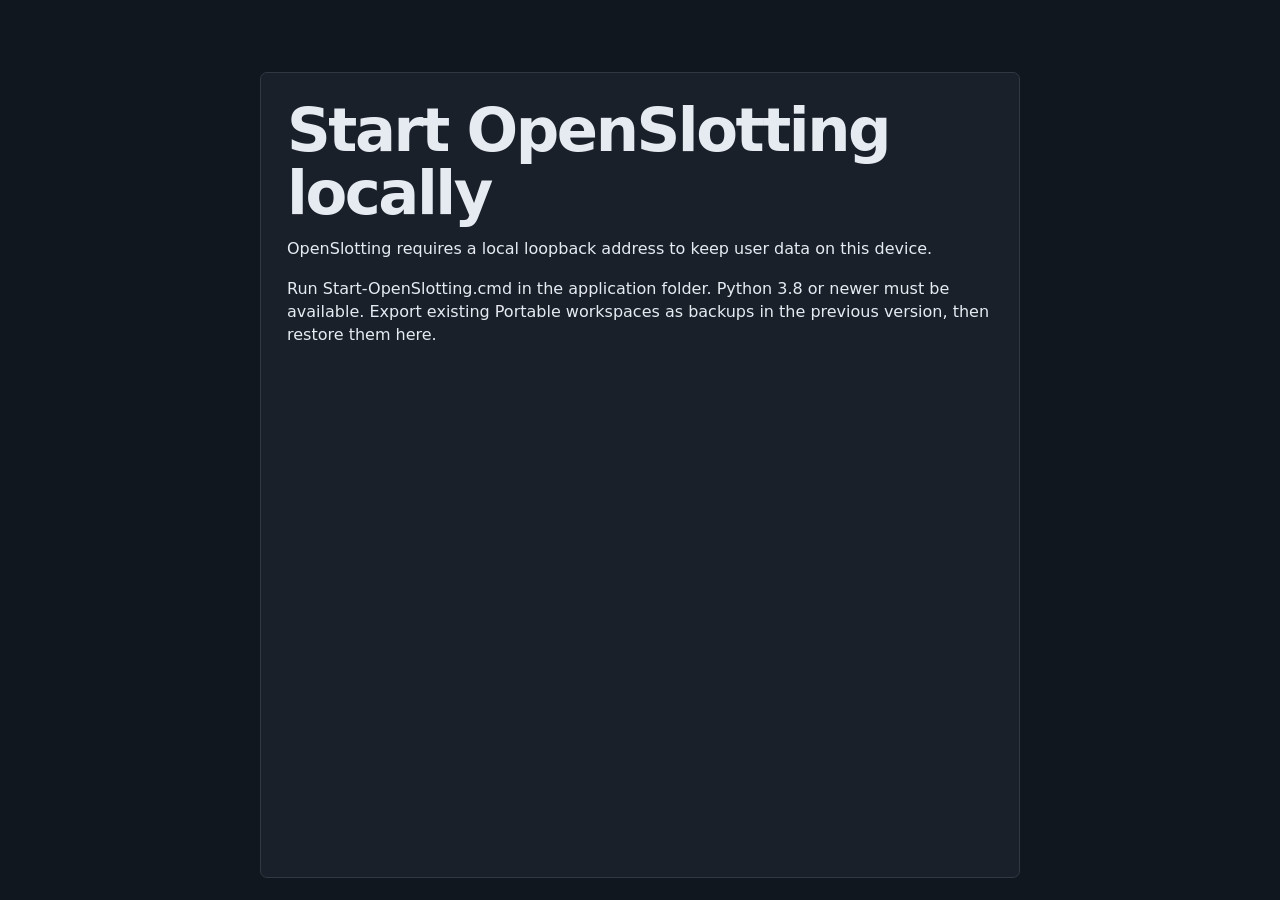
<file: index.html>
<!doctype html>
<html lang="en">
  <head>
    <meta charset="utf-8">
    <meta name="viewport" content="width=device-width, initial-scale=1">
    <title>OpenSlotting – CSV Analysis</title>
    <link rel="stylesheet" href="app.css">
    <link rel="stylesheet" href="terminal-theme.css?v=6">
    <link rel="stylesheet" href="warehouse-editor.css">
    <link rel="stylesheet" href="warehouse-walk.css">
  </head>
<body class="workspace-picker-mode">


    <main class="page-shell">
      <div class="app-layout">
        <nav id="workspace-navigation" class="terminal-rail" aria-label="Workspace navigation" data-i18n-aria-label="terminal_nav_label">
          <div class="terminal-rail-header">
            <div class="terminal-rail-caption" data-i18n="terminal_nav_caption">Menu</div>
            <button id="navigation-toggle" class="terminal-rail-toggle" type="button" aria-expanded="true" aria-controls="navigation-groups" title="Collapse sidebar" aria-label="Collapse sidebar"><span id="navigation-toggle-icon" aria-hidden="true">‹</span></button>
          </div>
          <div id="navigation-groups" class="terminal-rail-groups">
            <section class="terminal-nav-group" aria-labelledby="navigation-analysis">
              <h2 id="navigation-analysis" class="terminal-nav-group-title" data-i18n="nav_group_analysis">Analysis</h2>
              <div class="terminal-nav-group-items">
                <button class="terminal-nav-item" type="button" data-workflow-target="main-menu-panel" title="Overview" data-i18n-title="terminal_overview" data-i18n-aria-label="terminal_overview"><span aria-hidden="true">▦</span><strong data-i18n="terminal_overview">Overview</strong></button>
                <button class="terminal-nav-item" type="button" data-workflow-target="results-panel" title="Articles" data-i18n-title="terminal_articles" data-i18n-aria-label="terminal_articles"><span aria-hidden="true">⌕</span><strong data-i18n="terminal_articles">Articles</strong></button>
                <button class="terminal-nav-item" type="button" data-workflow-target="comparison-panel" title="Periods &amp; comparison" data-i18n-title="workflow_comparison" data-i18n-aria-label="workflow_comparison"><span aria-hidden="true">↔</span><strong data-i18n="nav_comparison">Comparison</strong></button>
              </div>
            </section>
            <section class="terminal-nav-group" aria-labelledby="navigation-warehouse">
              <h2 id="navigation-warehouse" class="terminal-nav-group-title" data-i18n="nav_group_warehouse">Warehouse</h2>
              <div class="terminal-nav-group-items">
                <button class="terminal-nav-item" type="button" data-workflow-target="warehouse-panel" title="Warehouse editor" data-i18n-title="warehouse_nav" data-i18n-aria-label="warehouse_nav"><span aria-hidden="true">▧</span><strong data-i18n="warehouse_nav">Warehouse editor</strong></button>
                <button class="terminal-nav-item" type="button" data-workflow-target="warehouse-analysis-panel" title="3D warehouse analysis" data-i18n-title="warehouse_analysis_title" data-i18n-aria-label="warehouse_analysis_title"><span aria-hidden="true">◈</span><strong data-i18n="warehouse_analysis_nav">3D analysis</strong></button>
                <button class="terminal-nav-item" type="button" data-workflow-target="warehouse-walk-panel" title="Warehouse walk" data-i18n-title="warehouse_walk_title" data-i18n-aria-label="warehouse_walk_title"><span aria-hidden="true">⌾</span><strong data-i18n="warehouse_walk_nav">Walk</strong></button>
              </div>
            </section>
            <section class="terminal-nav-group" aria-labelledby="navigation-data">
              <h2 id="navigation-data" class="terminal-nav-group-title" data-i18n="nav_group_data">Data</h2>
              <div class="terminal-nav-group-items">
                <button class="terminal-nav-item" type="button" data-workflow-target="import-panel" title="Import sources" data-i18n-title="workflow_import" data-i18n-aria-label="workflow_import"><span aria-hidden="true">⇧</span><strong data-i18n="nav_import">Import</strong></button>
                <button class="terminal-nav-item" type="button" data-workflow-target="mapping-panel" title="Mapping &amp; quality" data-i18n-title="workflow_mapping" data-i18n-aria-label="workflow_mapping"><span aria-hidden="true">☷</span><strong data-i18n="nav_mapping">Columns &amp; notes</strong></button>
                <button class="terminal-nav-item" type="button" data-workflow-target="coverage-panel" title="Coverage &amp; periods" data-i18n-title="workflow_coverage" data-i18n-aria-label="workflow_coverage"><span aria-hidden="true">▤</span><strong data-i18n="nav_coverage">Coverage</strong></button>
              </div>
            </section>
          </div>
          <div class="terminal-rail-footer">
            <button class="terminal-nav-item" type="button" data-workflow-target="settings-panel" title="Settings" data-i18n-title="settings_title" data-i18n-aria-label="settings_title"><span aria-hidden="true">⚙</span><strong data-i18n="settings_title">Settings</strong></button>
            <button class="terminal-nav-item" type="button" data-workflow-target="workspace-panel" title="Workspace selection" data-i18n-title="workspace_selection_back" data-i18n-aria-label="workspace_selection_back"><span aria-hidden="true">⌂</span><strong data-i18n="workspace_selection_back">Workspace selection</strong></button>
          </div>
        </nav>
        <div class="workflow-content">
      <div class="page-context" aria-live="polite">
        <div>
          <p id="page-context-kicker" class="step" data-i18n="workspace_eyebrow">Local workspace</p>
          <div class="page-context-title-row"><h2 id="page-context-title" data-i18n="workspace_title">Workspaces</h2><span id="active-workspace-name" class="page-context-workspace" data-i18n="workspace_none">No workspace selected</span></div>
        </div>
        <div class="page-context-actions">
          <button id="return-main-menu" class="secondary-button" type="button" data-workflow-target="main-menu-panel" data-i18n="main_menu_title">Main menu</button>
          <span id="page-context-status" class="page-context-status" data-i18n="page_status_ready">Ready</span>
        </div>
      </div>
      <div id="workspace-page" class="app-page">
      <section id="workspace-panel" class="panel workspace-panel" aria-labelledby="workspace-title">
        <div class="panel-heading">
          <div>
            <p class="step" data-i18n="workspace_eyebrow">Local storage</p>
            <h2 id="workspace-title" data-i18n="workspace_title">Workspaces</h2>
          </div>
          <div class="workspace-picker-tools"><span class="hint" data-i18n="workspace_hint">Each workspace remains separate in this browser profile.</span><button class="secondary-button" type="button" data-workflow-target="settings-panel" data-i18n="settings_title">Settings</button></div>
        </div>
        <div class="workspace-selector-layout">
          <section class="workspace-catalog" aria-labelledby="workspace-catalog-title">
            <div class="workspace-catalog-heading">
              <h3 id="workspace-catalog-title" data-i18n="workspace_catalog_title">Available workspaces</h3>
              <span id="workspace-catalog-count" class="table-note"></span>
            </div>
            <div id="workspace-overview" class="workspace-overview" role="group" aria-label="Available workspaces" data-i18n-aria-label="workspace_catalog_title"></div>
          </section>
          <aside class="workspace-selected-panel" aria-labelledby="workspace-selected-name">
            <p class="step" data-i18n="workspace_selected_label">Selected workspace</p>
            <h3 id="workspace-selected-name" data-i18n="workspace_none">No workspace selected</h3>
            <p id="workspace-selected-status" class="table-note" aria-live="polite" data-i18n="workspace_select_status">Select a workspace to review its details. Its data is not loaded yet.</p>
            <dl class="workspace-detail-summary">
              <div><dt data-i18n="workspace_detail_sources">Sources</dt><dd id="workspace-selected-sources">—</dd></div>
              <div><dt data-i18n="workspace_detail_rows">Normalized rows</dt><dd id="workspace-selected-rows">—</dd></div>
              <div><dt data-i18n="workspace_detail_updated">Last changed</dt><dd id="workspace-selected-updated">—</dd></div>
              <div><dt data-i18n="workspace_detail_last_used">Last used</dt><dd id="workspace-selected-last-used">—</dd></div>
            </dl>
            <div id="workspace-load-progress" class="workspace-load-progress hidden" aria-live="polite">
              <div id="workspace-load-label" class="status-text"></div>
              <progress id="workspace-progress" max="1"></progress>
            </div>
            <div class="workspace-actions" aria-label="Workspace actions" data-i18n-aria-label="workspace_actions_label">
              <button id="workspace-open" class="primary-button" type="button" disabled data-i18n="workspace_open_selected">Open selected</button>
              <button id="workspace-cancel" class="secondary-button hidden" type="button" data-i18n="workspace_cancel_loading">Cancel loading</button>
              <button id="workspace-create" class="secondary-button" type="button" disabled data-i18n="workspace_create">Create</button>
              <button id="workspace-rename" class="secondary-button" type="button" disabled data-i18n="workspace_rename">Rename</button>
              <button id="workspace-delete" class="secondary-button danger-button" type="button" disabled data-i18n="workspace_delete">Delete</button>
              <button id="workspace-backup" class="secondary-button" type="button" disabled data-i18n="workspace_backup">Export backup</button>
              <button id="workspace-restore-new" class="secondary-button" type="button" disabled data-i18n="workspace_restore_new">Restore as new</button>
              <button id="workspace-restore-replace" class="secondary-button danger-button" type="button" disabled data-i18n="workspace_restore_replace">Replace from backup</button>
            </div>
            <p class="workspace-actions-note" data-i18n="workspace_actions_scope">Actions apply only to the selected workspace. Delete and replace ask for confirmation.</p>
          </aside>
        </div>
        <input id="workspace-restore-file" class="hidden" type="file" accept=".osworkspace,.json,.workspace.json,application/json,application/octet-stream">
        <section id="custom-fields-panel" class="custom-fields-panel" aria-labelledby="custom-fields-title">
          <div class="panel-heading compact-heading">
            <div>
              <p class="step" data-i18n="custom_fields_eyebrow">Workspace schema</p>
              <h3 id="custom-fields-title" data-i18n="custom_fields_title">Custom fields</h3>
            </div>
            <button id="custom-field-create" class="secondary-button" type="button" disabled data-i18n="custom_field_create">Add field</button>
          </div>
          <div id="custom-fields-list" class="custom-fields-list" aria-live="polite"></div>
        </section>
        <div id="workspace-storage-status" class="storage-status" role="status"></div>
        <details class="runtime-diagnostics">
          <summary data-i18n="runtime_diagnostics_title">Runtime diagnostics</summary>
          <dl class="runtime-diagnostics-grid">
            <div>
              <dt data-i18n="runtime_version_label">Product version</dt>
              <dd id="runtime-version"></dd>
            </div>
            <div>
              <dt data-i18n="runtime_build_status_label">Build status</dt>
              <dd id="runtime-build-status"></dd>
            </div>
            <div>
              <dt data-i18n="runtime_build_commit_label">Candidate commit</dt>
              <dd id="runtime-build-commit"></dd>
            </div>
            <div>
              <dt data-i18n="runtime_formats_label">Data formats</dt>
              <dd id="runtime-formats"></dd>
            </div>
            <div>
              <dt data-i18n="runtime_mode_label">Mode</dt>
              <dd id="runtime-mode"></dd>
            </div>
            <div>
              <dt data-i18n="runtime_origin_label">Origin</dt>
              <dd id="runtime-origin"></dd>
            </div>
            <div class="runtime-capabilities-row">
              <dt data-i18n="runtime_capabilities_label">Browser capabilities</dt>
              <dd><ul id="runtime-capabilities" class="runtime-capabilities"></ul></dd>
            </div>
          </dl>
        </details>
        <div id="workspace-message" class="workspace-message hidden" role="status"></div>
        <button id="workspace-recovery" class="secondary-button workspace-recovery hidden" type="button" data-i18n="workspace_recover_save_failure">Discard unsaved changes and reload</button>
      </section>

      </div>

      <div id="settings-page" class="app-page hidden">
        <section id="settings-panel" class="panel settings-panel" aria-labelledby="settings-title">
          <div class="panel-heading">
            <div><p class="step">OpenSlotting</p><h2 id="settings-title" data-i18n="settings_title">Settings</h2></div>
            <button class="secondary-button" type="button" data-workflow-target="workspace-panel" data-i18n="workspace_selection_back">Workspace selection</button>
          </div>
          <section id="settings-global" class="settings-scope" aria-labelledby="settings-global-title">
            <div class="settings-scope-heading"><h3 id="settings-global-title" data-i18n="settings_global">Global</h3></div>
            <div class="settings-grid">
              <section class="settings-card settings-application-card" aria-labelledby="settings-application-title">
                <h4 id="settings-application-title" data-i18n="settings_application">Application &amp; local processing</h4>
                <span id="runtime-badge" class="local-badge" data-i18n="runtime_badge_localhost">Runtime · Localhost</span>
                <dl class="settings-details"><div><dt data-i18n="settings_version">Version</dt><dd id="settings-build-status"></dd></div></dl>
                <p data-i18n="footer_local">OpenSlotting processes the selected files locally only.</p>
              </section>
            </div>
          </section>
          <section id="settings-workspace" class="settings-scope" aria-labelledby="settings-workspace-title">
            <div class="settings-scope-heading"><h3 id="settings-workspace-title" data-i18n="settings_workspace_scope">Workspace</h3><p><span data-i18n="settings_workspace">Active workspace</span>: <strong id="settings-workspace-name" data-i18n="workspace_none">No workspace selected</strong></p><p id="settings-workspace-hint" class="table-note" data-i18n="settings_no_workspace">Open a workspace to save its settings or clear its data. Language selection remains available for this session.</p></div>
            <div class="settings-grid">
              <section class="settings-card" aria-labelledby="settings-language-title">
                <h4 id="settings-language-title" data-i18n="language_label">Language</h4>
                <p data-i18n="settings_language_help">Choose the interface language. In an open workspace it is saved with that workspace; before opening one it applies to this session.</p>
                <label class="language-picker"><span data-i18n="language_label">Language</span><select id="language-select" aria-label="Language"><option value="en" data-i18n="language_english">English</option><option value="de" data-i18n="language_german">Deutsch</option></select></label>
              </section>
              <section class="settings-card" aria-labelledby="settings-backup-title">
                <h4 id="settings-backup-title" data-i18n="workspace_backup">Export backup</h4>
                <p id="settings-backup-help" data-i18n="settings_backup_help">Save a complete backup of the open workspace, including source files, settings and the warehouse layout.</p>
                <button id="settings-workspace-backup" class="secondary-button" type="button" aria-describedby="settings-backup-help" data-i18n="workspace_backup" disabled>Export backup</button>
                <div id="settings-load-progress" class="workspace-load-progress hidden" aria-live="polite">
                  <div id="settings-load-label" class="status-text"></div>
                  <progress id="settings-progress" max="1"></progress>
                </div>
                <button id="settings-backup-cancel" class="secondary-button hidden" type="button" data-i18n="workspace_cancel_loading">Cancel loading</button>
              </section>
              <section class="settings-card settings-reset-card" aria-labelledby="settings-data-title">
                <h4 id="settings-data-title" data-i18n="settings_workspace_data">Workspace data</h4>
                <p id="settings-reset-help" data-i18n="settings_reset_help">Remove imported source files, import profiles and analysis/comparison results and reset comparison periods. The workspace and warehouse layout remain.</p>
                <button id="reset-button" class="secondary-button danger-button" type="button" aria-describedby="settings-reset-help" data-i18n="reset_button" disabled>Clear workspace data</button>
              </section>
            </div>
            <div id="settings-workspace-message" class="workspace-message hidden" role="status"></div>
          </section>
        </section>
      </div>

      <div id="main-menu-page" class="app-page hidden">
        <section id="terminal-panel" class="terminal-panel" aria-label="Analysis desk" data-i18n-aria-label="main_menu_title">
          <div id="terminal-empty" class="terminal-empty">
            <div class="terminal-empty-icon" aria-hidden="true">▥</div>
            <p class="step" data-i18n="terminal_overview">Overview</p>
            <h3 id="terminal-title" data-i18n="terminal_empty_title">Your order analysis starts here</h3>
            <p data-i18n="terminal_empty_copy">Import CSV files and validate them to explore articles, customers and orders over time.</p>
            <button class="primary-button" type="button" data-workflow-target="import-panel" data-i18n="workflow_import">Import sources</button>
          </div>
          <div id="terminal-data" class="terminal-data hidden">
            <div class="terminal-toolbar">
              <div class="terminal-entity-tabs" role="group" aria-label="Analysis level" data-i18n-aria-label="terminal_scope_label">
                <button type="button" data-terminal-scope="article" aria-pressed="true" data-i18n="terminal_articles">Articles</button>
                <button type="button" data-terminal-scope="customer" aria-pressed="false" data-i18n="terminal_customers">Customers</button>
                <button type="button" data-terminal-scope="order" aria-pressed="false" data-i18n="terminal_orders">Orders</button>
              </div>
              <div class="terminal-toolbar-end">
                <label class="terminal-select-label"><span data-i18n="terminal_metric">Metric</span><select id="terminal-metric"><option value="quantity" data-i18n="terminal_quantity">Quantity</option><option value="lines" data-i18n="terminal_lines">Order lines</option></select></label>
                <label class="terminal-select-label"><span data-i18n="terminal_range">Range</span><select id="terminal-range"><option value="30" data-i18n="terminal_30_days">30 days</option><option value="90" data-i18n="terminal_90_days">90 days</option><option value="all" data-i18n="terminal_all_days">All dates</option></select></label>
              </div>
            </div>
            <div class="terminal-grid">
              <div class="terminal-main">
                <div class="terminal-titlebar"><div><p class="terminal-kicker" id="terminal-entity-type"></p><h3 id="terminal-entity-title"></h3><p id="terminal-entity-subtitle"></p></div><span id="terminal-data-period" class="terminal-period"></span></div>
                <div class="terminal-chart-panel"><div class="terminal-chart-heading"><div><span data-i18n="terminal_trend">Trend by delivery date</span><strong id="terminal-chart-total"></strong></div><span id="terminal-chart-note" data-i18n="terminal_observed_only">Observed dates only · gaps are unknown</span></div><div class="terminal-chart-controls"><label><span data-i18n="terminal_granularity">Group by</span><select id="terminal-chart-granularity"><option value="auto" data-i18n="terminal_granularity_auto">Auto</option><option value="day" data-i18n="terminal_granularity_day">Day</option><option value="week" data-i18n="terminal_granularity_week">Week</option><option value="month" data-i18n="terminal_granularity_month">Month</option></select></label><label><span data-i18n="terminal_day_filter">Date selection</span><select id="terminal-chart-day"><option value="" data-i18n="terminal_all_observed_days">All observed days</option></select></label><button id="terminal-chart-clear" type="button" data-i18n="terminal_clear_day">Clear chart selection</button><span id="terminal-chart-selection-status" class="terminal-chart-selection-status" role="status" aria-live="polite"></span><small data-i18n="terminal_chart_click_hint">Click to select the displayed day, week or month; drag for a custom range.</small></div><div id="terminal-chart-coverage" class="terminal-chart-coverage"></div><div id="terminal-chart" class="terminal-chart" role="img" aria-label="Trend by delivery date" data-i18n-aria-label="terminal_trend"></div><section id="terminal-chart-selection-summary" class="terminal-selection-summary hidden" aria-labelledby="terminal-selection-title"><div class="terminal-selection-heading"><strong id="terminal-selection-title" data-i18n="terminal_selection_title">Selected date range</strong><div id="terminal-coverage-reasons" class="terminal-coverage-reasons"></div><span id="terminal-selection-range"></span></div><div id="terminal-selection-metrics" class="terminal-selection-metrics"></div><p id="terminal-selection-coverage" class="terminal-selection-coverage"></p></section></div>
                <section class="terminal-lines-panel" aria-labelledby="terminal-lines-title">
                  <div class="terminal-section-heading"><h4 id="terminal-lines-title" data-i18n="terminal_recent_lines">Latest order lines</h4><span id="terminal-lines-count"></span></div>
                  <div class="terminal-lines-toolbar">
                    <label class="terminal-lines-limit"><span data-i18n="terminal_lines_display">Show lines</span><select id="terminal-lines-mode"><option value="recent" data-i18n="terminal_recent_25">Latest 25</option><option value="all" data-i18n="terminal_all_lines">All lines</option></select></label>
                    <details class="terminal-columns"><summary data-i18n="terminal_choose_columns">Choose columns</summary><div id="terminal-lines-column-options" class="terminal-column-options"></div></details>
                    <button id="terminal-lines-export" type="button" data-i18n="terminal_export_filtered">Export filtered CSV</button>
                  </div>
                  <div class="terminal-lines-filters"><label><span data-i18n="terminal_from">From</span><input id="terminal-filter-from" type="date"></label><label><span data-i18n="terminal_to">To</span><input id="terminal-filter-to" type="date"></label><label><span data-i18n="terminal_customer">Customer</span><input id="terminal-filter-customer" type="search" autocomplete="off"></label><label><span data-i18n="terminal_scope_order">Order</span><input id="terminal-filter-order" type="search" autocomplete="off"></label><label><span data-i18n="terminal_source">Source</span><input id="terminal-filter-source" type="search" autocomplete="off"></label><button id="terminal-filter-clear" type="button" data-i18n="terminal_clear_filters">Clear filters</button></div>
                  <div id="terminal-lines-scroll" class="table-scroll terminal-lines-scroll" tabindex="0" role="region" aria-labelledby="terminal-lines-title"><table><thead><tr id="terminal-lines-head"></tr></thead><tbody id="terminal-lines-body"></tbody></table></div>
                </section>
              </div>
              <aside class="terminal-watchlist" aria-label="Entity list" data-i18n-aria-label="terminal_watchlist"><div class="terminal-watchlist-heading"><div><strong data-i18n="terminal_watchlist">Watchlist</strong><small id="terminal-watchlist-count"></small></div><span aria-hidden="true">☷</span></div><label class="terminal-watchlist-rank"><span data-i18n="terminal_rank_basis">Ranking</span><select id="terminal-watchlist-rank"><option value="all" data-i18n="terminal_rank_all">All data</option><option value="period" data-i18n="terminal_rank_period">Selected period</option></select></label><label class="terminal-watchlist-search"><span aria-hidden="true">⌕</span><input id="terminal-search" type="search" autocomplete="off" data-i18n-placeholder="terminal_search" placeholder="Search ID or name" aria-label="Search entities" data-i18n-aria-label="terminal_search"></label><div id="terminal-watchlist-rows" class="terminal-watchlist-rows" tabindex="0" role="region" aria-label="Watchlist entries" data-i18n-aria-label="terminal_watchlist"></div><div class="terminal-watchlist-footer"><span id="terminal-source-note" data-i18n="terminal_source_note">Valid normalized order lines · local data</span></div></aside>
            </div>
          </div>
        </section>
        <section id="main-menu-panel" class="panel main-menu-panel" aria-labelledby="main-menu-heading">
          <div class="main-menu-welcome">
            <p class="step" data-i18n="main_menu_eyebrow">Workspace</p>
            <h2 id="main-menu-heading"><span data-i18n="main_menu_greeting">What would you like to do?</span> <span id="main-menu-workspace-name"></span></h2>
            <p class="table-note" data-i18n="main_menu_intro">Choose an area to continue working in this workspace.</p>
          </div>
          <div class="main-menu-grid">
            <button class="main-menu-card" type="button" data-workflow-target="import-panel">
              <span class="main-menu-icon" aria-hidden="true">⇧</span>
              <span class="main-menu-card-copy"><strong data-i18n="workflow_import">Import sources</strong><small data-i18n="main_menu_import_description">Add or manage CSV files in this workspace.</small></span>
              <span class="main-menu-arrow" aria-hidden="true">›</span>
            </button>
            <button class="main-menu-card" type="button" data-workflow-target="mapping-panel">
              <span class="main-menu-icon" aria-hidden="true">☷</span>
              <span class="main-menu-card-copy"><strong data-i18n="workflow_mapping">Mapping &amp; quality</strong><small data-i18n="main_menu_mapping_description">Review source columns, mappings, and validation notes.</small></span>
              <span class="main-menu-arrow" aria-hidden="true">›</span>
            </button>
            <button class="main-menu-card" type="button" data-workflow-target="coverage-panel">
              <span class="main-menu-icon" aria-hidden="true">▦</span>
              <span class="main-menu-card-copy"><strong data-i18n="workflow_coverage">Coverage &amp; periods</strong><small data-i18n="main_menu_coverage_description">Check date coverage and prepare comparisons.</small></span>
              <span class="main-menu-arrow" aria-hidden="true">›</span>
            </button>
            <button class="main-menu-card" type="button" data-workflow-target="comparison-panel">
              <span class="main-menu-icon" aria-hidden="true">↔</span>
              <span class="main-menu-card-copy"><strong data-i18n="workflow_comparison">Comparison results</strong><small data-i18n="main_menu_comparison_description">Compare selected periods and inspect changes.</small></span>
              <span class="main-menu-arrow" aria-hidden="true">›</span>
            </button>
            <button class="main-menu-card" type="button" data-workflow-target="results-panel">
              <span class="main-menu-icon" aria-hidden="true">▥</span>
              <span class="main-menu-card-copy"><strong data-i18n="workflow_analysis">Analysis</strong><small data-i18n="main_menu_analysis_description">Explore articles, demand, and source evidence.</small></span>
              <span class="main-menu-arrow" aria-hidden="true">›</span>
            </button>
            <button class="main-menu-card" type="button" data-workflow-target="warehouse-panel">
              <span class="main-menu-icon" aria-hidden="true">▧</span>
              <span class="main-menu-card-copy"><strong data-i18n="warehouse_nav">Warehouse editor</strong><small data-i18n="main_menu_warehouse_description">Build the technical warehouse layout and assign position codes.</small></span>
              <span class="main-menu-arrow" aria-hidden="true">›</span>
            </button>
            <button class="main-menu-card" type="button" data-workflow-target="warehouse-analysis-panel">
              <span class="main-menu-icon" aria-hidden="true">◈</span>
              <span class="main-menu-card-copy"><strong data-i18n="warehouse_analysis_nav">3D analysis</strong><small data-i18n="main_menu_warehouse_analysis_description">Inspect locations and imported article assignments.</small></span>
              <span class="main-menu-arrow" aria-hidden="true">›</span>
            </button>
            <button class="main-menu-card" type="button" data-workflow-target="warehouse-walk-panel">
              <span class="main-menu-icon" aria-hidden="true">⌾</span>
              <span class="main-menu-card-copy"><strong data-i18n="warehouse_walk_nav">Walk</strong><small data-i18n="main_menu_warehouse_walk_description">Explore the warehouse and inspect locations at eye level.</small></span>
              <span class="main-menu-arrow" aria-hidden="true">›</span>
            </button>
            <button id="return-workspace-selection" class="main-menu-card" type="button" data-workflow-target="workspace-panel">
              <span class="main-menu-icon" aria-hidden="true">⌂</span>
              <span class="main-menu-card-copy"><strong data-i18n="workspace_selection_back">Workspace selection</strong><small data-i18n="main_menu_workspace_selection_description">Switch or manage workspaces.</small></span>
              <span class="main-menu-arrow" aria-hidden="true">›</span>
            </button>
          </div>
        </section>
      </div>

      <div id="warehouse-page" class="app-page hidden">
        <section id="warehouse-panel" class="warehouse-panel" aria-label="Warehouse editor">
          <div id="warehouse-editor-root"></div>
        </section>
      </div>

      <div id="warehouse-analysis-page" class="app-page hidden">
        <section id="warehouse-analysis-panel" class="warehouse-panel" aria-label="Warehouse analysis">
          <div id="warehouse-analysis-root"></div>
        </section>
      </div>

      <div id="warehouse-walk-page" class="app-page hidden">
        <section id="warehouse-walk-panel" class="warehouse-panel" aria-label="Warehouse walk">
          <div id="warehouse-walk-root"></div>
        </section>
      </div>

      <div id="import-page" class="app-page hidden">

      <section id="import-panel" class="panel import-dashboard">
        <div class="import-toolbar">
        <label class="file-picker" for="file-input" title="UTF-8, UTF-16, or Windows-1252 with semicolon delimiter" data-i18n-title="file_format_hint">
          <span class="file-picker-title" data-i18n="open_csv">Open CSV files</span>
          <input id="file-input" type="file" accept=".csv,text/csv" multiple disabled>
        </label>
          <div class="linked-import-actions">
            <button id="linked-pick" type="button" class="secondary-button" data-i18n="linked_pick" disabled>Link CSV files</button>
            <button id="linked-all" type="button" class="secondary-button" data-i18n="linked_all" disabled>Update all linked files</button>
            <button id="linked-cancel" type="button" class="secondary-button hidden" data-i18n="workspace_cancel_loading">Cancel loading</button>
          </div>
          <span class="import-local-hint" data-i18n="local_hint">No data leaves your browser.</span>
        </div>
        <div class="import-dashboard-status">
          <p id="linked-hint" class="table-note" data-i18n="linked_help">Update replaces the imported data from that file and keeps its mappings and rules. Read permission may need to be renewed.</p>
          <div id="linked-load-progress" class="workspace-load-progress hidden" aria-live="polite"><div id="linked-load-label" class="status-text"></div><progress id="linked-progress" max="1"></progress></div>
          <p id="linked-message" class="linked-message hidden" role="status"></p>
        <p id="source-status" class="status-text" role="status" data-i18n="no_file_selected">No file selected yet.</p>
        </div>
        <div id="imported-files" class="imported-files"></div>
      </section>

      </div>

      <div id="mapping-page" class="app-page hidden">
      <div class="mapping-view-switch" role="group" aria-label="Source-column views" data-i18n-aria-label="mapping_views">
        <button type="button" class="secondary-button" data-mapping-view="profiles" aria-pressed="true" data-i18n="mapping_profiles_view">Apply profiles</button>
        <button type="button" class="secondary-button" data-mapping-view="editor" aria-pressed="false" data-i18n="mapping_editor_view">Source-column editor</button>
      </div>
      <section id="mapping-profiles-view" class="panel"><div id="import-profile-batch-root"></div></section>
      <div id="mapping-editor-view" class="hidden">
      <section class="panel mapping-source-toolbar" aria-label="Selected import" data-i18n-aria-label="mapping_source_toolbar">
        <div class="mapping-source-picker">
          <label class="compact-field" for="mapping-source-search">
            <span data-i18n="mapping_source_search">Import suchen</span>
            <input id="mapping-source-search" type="search" autocomplete="off" data-i18n-placeholder="mapping_source_search_placeholder" placeholder="Dateiname suchen…">
          </label>
          <label class="compact-field" for="mapping-source-list">
            <span data-i18n="mapping_source_select">Import auswählen</span>
            <select id="mapping-source-list"></select>
          </label>
        </div>
        <p id="mapping-source-meta" class="table-note" role="status"></p>
        <p id="mapping-source-profile" class="table-note" role="status"></p>
        <div class="mapping-toolbar-actions">
          <button id="mapping-editor-open" class="secondary-button" type="button" data-i18n="mapping_editor_open">Spalten &amp; Regeln</button>
          <button id="analyze-button" class="primary-button" type="button" data-i18n="analyze_button">Validate and analyze data</button>
        </div>
        <div id="mapping-message" class="message hidden" role="alert"></div>
        <div class="import-profile-controls">
          <div class="import-profile-heading">
            <strong data-i18n="import_profile_title">Importprofile</strong>
            <span class="table-note" data-i18n="import_profile_scope">Nur in diesem Workspace · Quelltyp, Zuordnungen, Aufbereitung und ausgewählte Quellregeln</span>
          </div>
          <label class="compact-field" for="import-profile-name">
            <span data-i18n="import_profile_name">Profilname</span>
            <input id="import-profile-name" type="text" maxlength="120" data-i18n-placeholder="import_profile_name_placeholder" placeholder="z. B. Auftragszeilen EGV">
          </label>
          <button id="import-profile-save" class="secondary-button" type="button" data-i18n="import_profile_save">Aktuelle Zuordnung speichern</button>
          <label class="compact-field" for="import-profile-select">
            <span data-i18n="import_profile_choose">Gespeichertes Profil</span>
            <select id="import-profile-select"></select>
          </label>
          <button id="import-profile-update" class="secondary-button" type="button" data-i18n="import_profile_update">Profil aktualisieren</button>
          <button id="import-profile-delete" class="secondary-button" type="button" data-i18n="import_profile_delete">Profil löschen</button>
          <p id="import-profile-preview" class="table-note" role="status"></p>
        </div>
      </section>
      <section id="quality-overview-panel" class="panel quality-overview-panel hidden" aria-labelledby="quality-overview-title">
        <div class="panel-heading">
          <div>
            <h3 id="quality-overview-title" data-i18n="quality_overview_title">Data-quality overview</h3>
            <p class="table-note" data-i18n="quality_overview_note">Findings for the selected import are shown separately from cross-source findings.</p>
          </div>
          <label class="compact-field quality-view-field" for="quality-view-select">
            <span data-i18n="quality_view_label">Show findings for</span>
            <select id="quality-view-select">
              <option value="source"></option>
              <option value="cross-source" data-i18n="quality_view_shared">Cross-source / unattributed</option>
            </select>
          </label>
        </div>
        <div id="quality-overview-summary" class="quality-overview-summary" role="status"></div>
        <div id="batch-warnings" class="batch-warnings hidden" role="status"></div>
        <details class="quality-findings-details">
          <summary data-i18n="quality_details_toggle">Alle Befunde anzeigen</summary>
        <div class="table-scroll">
          <table>
            <thead>
              <tr>
                <th data-i18n="quality_scope">Scope</th>
                <th data-i18n="quality_severity">Severity</th>
                <th data-i18n="quality_source">Source</th>
                <th data-i18n="quality_column_article">Column / article</th>
                <th class="number" data-i18n="quality_affected">Affected</th>
                <th data-i18n="quality_message">Finding</th>
                <th><span class="visually-hidden" data-i18n="quality_action">Action</span></th>
              </tr>
            </thead>
            <tbody id="quality-overview-table-body"></tbody>
          </table>
        </div>
        <div id="quality-overview-pagination" class="table-pagination hidden" aria-live="polite">
          <button id="quality-overview-previous" class="secondary-button" type="button" disabled data-i18n="previous_page">Previous</button>
          <span id="quality-overview-page-status" class="table-note"></span>
          <button id="quality-overview-next" class="secondary-button" type="button" disabled data-i18n="next_page">Next</button>
        </div>
        </details>
      </section>

      <div id="issues-preview" class="issues-preview hidden" aria-live="polite"></div>
      <details id="issues-panel" class="panel issues-panel hidden">
        <summary id="issues-title" data-i18n="issues_title">Validation notes</summary>
        <div class="table-toolbar">
          <div>
            <p class="table-note" data-i18n="issues_note">Excluded rows are not aggregated. Advisory notes on optional fields remain included and traceable by source file and line.</p>
          </div>
        </div>
        <div class="table-scroll">
          <table>
            <thead>
              <tr>
                <th data-i18n="issue_source_file">Source file</th>
                <th data-i18n="issue_source_line">Source line</th>
                <th data-i18n="issue_field">Field</th>
                <th data-i18n="issue_code">Code</th>
                <th data-i18n="issue_message">Message</th>
                <th data-i18n="issue_status">Status</th>
              </tr>
            </thead>
            <tbody id="issues-table-body"></tbody>
          </table>
        </div>
        <div id="issue-pagination" class="table-pagination hidden" aria-live="polite">
          <button id="issue-previous" class="secondary-button" type="button" disabled data-i18n="previous_page">Previous</button>
          <span id="issue-page-status" class="table-note"></span>
          <button id="issue-next" class="secondary-button" type="button" disabled data-i18n="next_page">Next</button>
        </div>
      </details>

      <div id="mapping-drawer-backdrop" class="mapping-drawer-backdrop hidden"></div>
      <section id="mapping-panel" class="panel mapping-editor-panel" aria-labelledby="mapping-title" aria-hidden="true" inert>
        <div class="panel-heading">
          <div>
            <p class="step" data-i18n="step_2">Step 2</p>
            <h2 id="mapping-title" data-i18n="mapping_title">Map source columns per file</h2>
          </div>
          <button id="mapping-editor-close" class="secondary-button" type="button" data-i18n="mapping_editor_close">Schließen</button>
        </div>
        <div class="mapping-workspace">
          <div id="mapping-grid" class="mapping-grid"></div>
        </div>
      </section>

      <section id="source-table-panel" class="panel source-table-panel hidden" aria-labelledby="source-table-title">
        <div class="panel-heading">
          <div>
            <h3 id="source-table-title" data-i18n="source_table_title">Imported file as table</h3>
            <p class="table-note" data-i18n="source_table_note">All recognized rows are in one continuous scroll area. Original values, rule effects, and row findings remain visible together.</p>
          </div>
          <div class="source-table-jump">
            <label for="source-table-line" data-i18n="source_table_jump_label">Source line</label>
            <input id="source-table-line" type="number" min="1" step="1">
            <button id="source-table-jump" class="secondary-button" type="button" data-i18n="source_table_jump">Go to line</button>
          </div>
        </div>
        <div class="source-table-filters" role="group" aria-label="Zeilenfilter" data-i18n-aria-label="source_table_filter_label">
          <button type="button" data-source-filter="all" aria-pressed="true" data-i18n="source_table_filter_all">Alle Zeilen</button>
          <button type="button" data-source-filter="errors" aria-pressed="false" data-i18n="source_table_filter_errors">Nur Fehler</button>
          <button type="button" data-source-filter="excluded" aria-pressed="false" data-i18n="source_table_filter_excluded">Durch Quellregeln ausgeschlossen</button>
          <button type="button" data-source-filter="changed" aria-pressed="false" data-i18n="source_table_filter_changed">Durch Regeln geändert</button>
        </div>
        <p id="source-table-status" class="table-note" role="status"></p>
        <div id="source-table-scroll" class="source-table-scroll" tabindex="0" aria-label="Imported rows" data-i18n-aria-label="source_table_scroll_label">
          <table id="source-data-table" class="source-data-table">
            <thead><tr id="source-table-head"></tr></thead>
            <tbody id="source-table-body"></tbody>
          </table>
        </div>
      </section>

      </div>

      </div>
      <div id="coverage-page" class="app-page hidden">

      <section id="coverage-panel" class="panel coverage-desk hidden" aria-labelledby="coverage-title">
        <h2 id="coverage-title" class="visually-hidden" data-i18n="coverage_title">Data coverage</h2>
        <div class="coverage-toolbar">
        <fieldset class="weekday-fieldset">
          <legend data-i18n="expected_weekdays">Expected weekdays</legend>
          <p class="table-note" data-i18n="expected_weekdays_hint">Only selected weekdays count toward unknown dates.</p>
          <div class="weekday-options">
            <label><input type="checkbox" name="expected-weekday" value="1" checked><span data-i18n="weekday_mon">Mon</span></label>
            <label><input type="checkbox" name="expected-weekday" value="2" checked><span data-i18n="weekday_tue">Tue</span></label>
            <label><input type="checkbox" name="expected-weekday" value="3" checked><span data-i18n="weekday_wed">Wed</span></label>
            <label><input type="checkbox" name="expected-weekday" value="4" checked><span data-i18n="weekday_thu">Thu</span></label>
            <label><input type="checkbox" name="expected-weekday" value="5" checked><span data-i18n="weekday_fri">Fri</span></label>
            <label><input type="checkbox" name="expected-weekday" value="6" checked><span data-i18n="weekday_sat">Sat</span></label>
            <label><input type="checkbox" name="expected-weekday" value="0" checked><span data-i18n="weekday_sun">Sun</span></label>
          </div>
        </fieldset>
          <button class="secondary-button" type="button" data-workflow-target="comparison-panel" data-i18n="workflow_comparison">Periods &amp; comparison</button>
        </div>
        <p id="coverage-weekday-message" class="table-note hidden" role="status"></p>
        <div id="coverage-overview" class="coverage-overview" role="status"></div>
        <div class="coverage-view-tabs" role="tablist" data-i18n-aria-label="coverage_views" aria-label="Coverage views">
          <button type="button" role="tab" id="coverage-tab-calendar" data-coverage-view="calendar" aria-controls="coverage-timeline" aria-selected="true" tabindex="0" data-i18n="coverage_calendar_tab">Calendar</button>
          <button type="button" role="tab" id="coverage-tab-sources" data-coverage-view="sources" aria-controls="coverage-sources" aria-selected="false" tabindex="-1" data-i18n="coverage_sources_title">Coverage by source</button>
          <button type="button" role="tab" id="coverage-tab-dates" data-coverage-view="dates" aria-controls="coverage-dates" aria-selected="false" tabindex="-1" data-i18n="coverage_dates_title">Coverage by date</button>
          <button type="button" role="tab" id="coverage-tab-evidence" data-coverage-view="evidence" aria-controls="coverage-drilldown" aria-selected="false" tabindex="-1" data-i18n="coverage_drilldown_label">Coverage evidence</button>
        </div>
        <section id="coverage-timeline" class="coverage-calendar" role="tabpanel" data-coverage-panel="calendar" aria-labelledby="coverage-tab-calendar"></section>
          <section id="coverage-sources" class="coverage-detail-card hidden" role="tabpanel" data-coverage-panel="sources" aria-labelledby="coverage-tab-sources">
            <h3 id="coverage-sources-title" data-i18n="coverage_sources_title">Coverage by source</h3>
            <p class="table-note" data-i18n="coverage_sources_intro">Review ranges, valid rows, invalid rows, rule-excluded rows, and selling-unit coverage per source.</p>
            <div class="table-scroll"><table><thead><tr><th data-i18n="source_file_column">Source file</th><th data-i18n="coverage_range">Observed range</th><th class="number" data-i18n="column_days">Days</th><th class="number" data-i18n="valid_rows_column">Valid</th><th class="number" data-i18n="invalid_rows_column">Invalid</th><th class="number" data-i18n="coverage_filtered_rows">Rule-excluded</th><th class="number" data-i18n="selling_unit_rows">Selling-unit rows</th><th><span class="visually-hidden" data-i18n="comparison_action">Action</span></th></tr></thead><tbody id="coverage-source-table-body"></tbody></table></div>
          </section>
          <section id="coverage-dates" class="coverage-detail-card hidden" role="tabpanel" data-coverage-panel="dates" aria-labelledby="coverage-tab-dates">
            <h3 id="coverage-dates-title" data-i18n="coverage_dates_title">Coverage by date</h3>
            <p class="table-note" data-i18n="coverage_dates_intro">Invalid and rule-excluded rows appear on a date only when that row contains a valid mapped delivery date.</p>
            <div class="table-scroll"><table><thead><tr><th data-i18n="detail_order_date">Delivery date</th><th class="number" data-i18n="valid_rows_column">Valid</th><th class="number" data-i18n="invalid_rows_column">Invalid</th><th class="number" data-i18n="coverage_filtered_rows">Rule-excluded</th><th data-i18n="source_files_title">Source files</th><th><span class="visually-hidden" data-i18n="comparison_action">Action</span></th></tr></thead><tbody id="coverage-date-table-body"></tbody></table></div>
            <div id="coverage-date-pagination" class="table-pagination hidden" aria-live="polite"><button id="coverage-date-previous" class="secondary-button" type="button" data-i18n="previous_page">Previous</button><span id="coverage-date-page-status" class="table-note"></span><button id="coverage-date-next" class="secondary-button" type="button" data-i18n="next_page">Next</button></div>
          </section>
        <section id="coverage-drilldown" class="coverage-drilldown hidden" role="tabpanel" data-coverage-panel="evidence" aria-labelledby="coverage-tab-evidence">
          <div class="coverage-drilldown-heading"><div><p class="step" data-i18n="coverage_drilldown_label">Coverage evidence</p><h3 id="coverage-drilldown-title" tabindex="-1"></h3></div><button id="coverage-drilldown-close" class="text-button" type="button" data-i18n="coverage_drilldown_close">Close evidence</button></div>
          <p id="coverage-drilldown-summary" class="table-note"></p>
          <div class="table-scroll"><table><thead><tr><th data-i18n="coverage_evidence_type">Type</th><th data-i18n="detail_source_file">Source file</th><th class="number" data-i18n="detail_source_line">Source line</th><th data-i18n="detail_order_date">Delivery date</th><th data-i18n="column_article_id">Article ID / SKU</th><th data-i18n="issue_message">Message</th></tr></thead><tbody id="coverage-drilldown-table-body"></tbody></table></div>
          <div id="coverage-evidence-pagination" class="table-pagination hidden" aria-live="polite"><button id="coverage-evidence-previous" class="secondary-button" type="button" data-i18n="previous_page">Previous</button><span id="coverage-evidence-page-status" class="table-note"></span><button id="coverage-evidence-next" class="secondary-button" type="button" data-i18n="next_page">Next</button></div>
        </section>

      </section>

      </div>

      <div id="comparison-page" class="app-page hidden">
        <section id="comparison-setup" class="panel comparison-setup" aria-labelledby="comparison-setup-title">
          <div class="panel-heading">
            <div><p class="step" data-i18n="workflow_comparison">Periods &amp; comparison</p><h2 id="comparison-setup-title" data-i18n="period_mode">Period selection</h2><p id="comparison-setup-hint" class="table-note" role="status"></p></div>
            <button id="comparison-setup-action" class="secondary-button" type="button" data-workflow-target="workspace-panel" data-i18n="workspace_selection_back">Workspace selection</button>
          </div>
        <fieldset class="period-mode-fieldset">
          <legend class="visually-hidden" data-i18n="period_mode">Period selection</legend>
          <p class="table-note" data-i18n="period_mode_hint">Compare automatically detected calendar weeks or define custom date ranges.</p>
          <div class="period-mode-options">
            <label><input type="radio" name="period-mode" value="weeks" checked><span data-i18n="period_mode_weeks">Detected calendar weeks</span></label>
            <label><input type="radio" name="period-mode" value="custom"><span data-i18n="period_mode_custom">Custom periods</span></label>
          </div>
          <p id="calendar-week-summary" class="calendar-week-summary"></p>
        </fieldset>
        <div class="period-grid">
          <fieldset class="period-card">
            <legend data-i18n="period_a">Period A</legend>
            <div id="period-a-week-fields" class="period-week-fields">
              <label class="compact-field"><span data-i18n="calendar_week_select">Calendar week</span><select id="period-a-week"></select></label>
            </div>
            <div id="period-a-custom-fields" class="period-fields hidden">
              <label class="compact-field"><span data-i18n="period_name">Name</span><input id="period-a-name" type="text" maxlength="80" value="Period A"></label>
              <label class="compact-field"><span data-i18n="period_start">Start date (inclusive)</span><input id="period-a-start" type="date"></label>
              <label class="compact-field"><span data-i18n="period_end">End date (inclusive)</span><input id="period-a-end" type="date"></label>
            </div>
            <div id="period-a-status" class="period-status"></div>
          </fieldset>
          <fieldset class="period-card">
            <legend data-i18n="period_b">Period B</legend>
            <div id="period-b-week-fields" class="period-week-fields">
              <label class="compact-field"><span data-i18n="calendar_week_select">Calendar week</span><select id="period-b-week"></select></label>
            </div>
            <div id="period-b-custom-fields" class="period-fields hidden">
              <label class="compact-field"><span data-i18n="period_name">Name</span><input id="period-b-name" type="text" maxlength="80" value="Period B"></label>
              <label class="compact-field"><span data-i18n="period_start">Start date (inclusive)</span><input id="period-b-start" type="date"></label>
              <label class="compact-field"><span data-i18n="period_end">End date (inclusive)</span><input id="period-b-end" type="date"></label>
            </div>
            <div id="period-b-status" class="period-status"></div>
          </fieldset>
        </div>
        <div id="period-message" class="message hidden" role="alert"></div>
        <div class="coverage-actions"><button id="reset-periods" class="secondary-button" type="button" data-i18n="reset_periods">Reset periods</button><button id="compare-periods" class="primary-button" type="button" data-i18n="compare_periods">Compare periods</button></div>
        </section>


      <section id="comparison-panel" class="hidden" aria-labelledby="comparison-title">
        <div class="comparison-heading">
          <div>
            <p class="step" data-i18n="step_5">Step 5</p>
            <h2 id="comparison-title" data-i18n="comparison_title">Comparison results</h2>
            <p class="table-note" data-i18n="comparison_intro">Compare key figures and article-level changes between the selected periods.</p>
          </div>
          <div class="comparison-actions">
            <button id="edit-periods" class="secondary-button" type="button" data-i18n="edit_periods">Edit periods</button>
            <button id="export-comparison" class="secondary-button" type="button" data-i18n="export_comparison">Export comparison</button>
          </div>
        </div>
        <div id="comparison-period-summary" class="comparison-period-summary"></div>
        <div id="comparison-metrics" class="comparison-metrics"></div>
        <section class="panel comparison-table-panel">
          <div class="comparison-toolbar">
            <label class="compact-field comparison-search"><span data-i18n="search_label">Search</span><input id="comparison-search" type="search" data-i18n-placeholder="comparison_search_placeholder" placeholder="Article ID / SKU or description"></label>
            <label class="compact-field"><span data-i18n="change_filter">Change</span><select id="comparison-filter"><option value="all" data-i18n="change_all">All changes</option><option value="increased" data-i18n="change_increased">Increased</option><option value="decreased" data-i18n="change_decreased">Decreased</option><option value="new" data-i18n="change_new">New</option><option value="inactive" data-i18n="change_inactive">Inactive</option><option value="incomplete" data-i18n="change_incomplete">Incomplete data</option><option value="conflict" data-i18n="change_conflict">Selling-unit conflict</option></select></label>
            <label class="compact-field"><span data-i18n="sort_label">Sort by</span><select id="comparison-sort"><option value="change" data-i18n="sort_change">Largest quantity change</option><option value="percent" data-i18n="sort_percent">Largest percent change</option><option value="article" data-i18n="sort_article">Article ID / SKU</option></select></label>
          </div>
          <div class="table-scroll">
            <table class="comparison-table">
              <thead>
                <tr><th rowspan="2" data-i18n="column_article_id">Article ID / SKU</th><th rowspan="2" data-i18n="column_article_name">Article description</th><th colspan="3" data-i18n="period_a">Period A</th><th colspan="3" data-i18n="period_b">Period B</th><th colspan="2" data-i18n="comparison_change">Change</th><th rowspan="2" data-i18n="comparison_quality">Data quality</th><th rowspan="2"><span class="visually-hidden" data-i18n="comparison_action">Action</span></th></tr>
                <tr><th class="number" data-i18n="column_lines">Lines</th><th class="number" data-i18n="column_quantity">Quantity</th><th class="number" data-i18n="column_sales_units">Colli</th><th class="number" data-i18n="column_lines">Lines</th><th class="number" data-i18n="column_quantity">Quantity</th><th class="number" data-i18n="column_sales_units">Colli</th><th class="number" data-i18n="quantity_change">Quantity change</th><th class="number" data-i18n="percent_change">Percent change</th></tr>
              </thead>
              <tbody id="comparison-table-body"></tbody>
            </table>
          </div>
          <div id="comparison-pagination" class="table-pagination hidden" aria-live="polite"><button id="comparison-previous" class="secondary-button" type="button" data-i18n="previous_page">Previous</button><span id="comparison-page-status" class="table-note"></span><button id="comparison-next" class="secondary-button" type="button" data-i18n="next_page">Next</button></div>
        </section>
        <section id="comparison-detail" class="panel comparison-detail hidden" aria-labelledby="comparison-detail-title">
          <div class="comparison-detail-heading"><div><p class="step" data-i18n="comparison_detail_label">Period-specific article evidence</p><h3 id="comparison-detail-title" tabindex="-1"></h3><p id="comparison-detail-description" class="table-note"></p></div><button id="comparison-detail-close" class="text-button" type="button" data-i18n="comparison_detail_close">Close details</button></div>
          <div id="comparison-detail-periods" class="comparison-detail-periods"></div>
          <div class="table-scroll"><table><thead><tr><th data-i18n="comparison_detail_period">Period</th><th data-i18n="detail_source_file">Source file</th><th class="number" data-i18n="detail_source_line">Source line</th><th data-i18n="detail_order_id">Order ID</th><th data-i18n="detail_order_date">Delivery date</th><th class="number" data-i18n="column_quantity">Quantity</th><th class="number" data-i18n="column_sales_units">Selling units / cases</th><th class="number" data-i18n="detail_sales_value">Legacy sales value</th><th data-i18n="detail_location">Location</th></tr></thead><tbody id="comparison-detail-table-body"></tbody></table></div>
          <div id="comparison-detail-pagination" class="table-pagination hidden" aria-live="polite"><button id="comparison-detail-previous" class="secondary-button" type="button" data-i18n="previous_page">Previous</button><span id="comparison-detail-page-status" class="table-note"></span><button id="comparison-detail-next" class="secondary-button" type="button" data-i18n="next_page">Next</button></div>
        </section>
      </section>

      </div>

      <div id="analysis-page" class="app-page hidden">

      <section id="results-panel" class="hidden" aria-labelledby="results-title">
        <div class="results-heading">
          <div>
            <h2 id="results-title" data-i18n="article_analysis_title">Article analysis</h2>
          </div>
          <button id="export-button" class="secondary-button" type="button" disabled data-i18n="export_button">Export analysis</button>
        </div>

        <section id="article-overview-panel" class="panel article-search-panel" aria-labelledby="article-search-title">
          <div class="article-search-intro">
            <h3 id="article-search-title" data-i18n="article_search_title">Which article would you like to explore?</h3>
            <p class="table-note" data-i18n="article_search_description">Search by article ID or description across this workspace.</p>
          </div>
          <label class="article-search-field" for="article-filter">
            <span class="visually-hidden" data-i18n="search_label">Search</span>
            <span class="article-search-icon" aria-hidden="true">⌕</span>
            <input id="article-filter" type="search" autocomplete="off" aria-controls="article-search-results" aria-expanded="false" placeholder="Article ID / SKU or description" data-i18n-placeholder="search_placeholder">
          </label>
          <p id="article-count" class="table-note article-search-count" aria-live="polite"></p>
          <ul id="article-search-results" class="article-search-results hidden" aria-label="Article search results" data-i18n-aria-label="article_search_results"></ul>
        </section>

        <div id="article-empty-state" class="panel article-empty-state" role="status" data-i18n="article_search_empty">Search for an article and select a result to see its details.</div>

        <section id="article-detail-panel" class="hidden" aria-labelledby="article-detail-title">
          <div class="panel article-detail-header">
            <div>
              <p class="step" data-i18n="article_selected_label">Selected article</p>
              <h3 id="article-detail-title" tabindex="-1"></h3>
              <p id="article-detail-heading" class="table-note"></p>
            </div>
            <button id="article-detail-back" class="secondary-button" type="button" data-i18n="article_change">Change article</button>
          </div>
          <div id="article-detail-warning" class="message warning-message hidden" role="status"></div>
          <div id="article-detail-summary" class="metric-grid article-summary-grid"></div>
          <div id="article-detail-tabs" class="article-detail-tabs" role="tablist" aria-label="Article detail sections" data-i18n-aria-label="article_detail_sections">
            <button id="article-tab-overview" class="article-detail-tab active" type="button" role="tab" aria-controls="article-section-overview" aria-selected="true" data-article-tab="overview" data-i18n="article_tab_overview">Overview</button>
            <button id="article-tab-demand" class="article-detail-tab" type="button" role="tab" aria-controls="article-section-demand" aria-selected="false" data-article-tab="demand" data-i18n="article_tab_demand">Demand &amp; orders</button>
            <button id="article-tab-master" class="article-detail-tab" type="button" role="tab" aria-controls="article-section-master" aria-selected="false" data-article-tab="master" data-i18n="article_tab_master">Master data</button>
            <button id="article-tab-quality" class="article-detail-tab" type="button" role="tab" aria-controls="article-section-quality" aria-selected="false" data-article-tab="quality" data-i18n="article_tab_quality">Data quality</button>
            <button id="article-tab-evidence" class="article-detail-tab" type="button" role="tab" aria-controls="article-section-evidence" aria-selected="false" data-article-tab="evidence" data-i18n="article_tab_evidence">Evidence &amp; raw data</button>
          </div>
          <section id="article-section-overview" class="panel article-detail-section" role="tabpanel" aria-labelledby="article-tab-overview">
            <h3 data-i18n="article_overview_heading">At a glance</h3>
            <div id="article-detail-metrics" class="metric-grid article-secondary-grid"></div>
          </section>
          <section id="article-section-demand" class="panel article-detail-section hidden" role="tabpanel" aria-labelledby="article-tab-demand">
            <h3 data-i18n="article_demand_heading">Demand &amp; orders</h3>
            <div id="article-demand-metrics" class="metric-grid article-secondary-grid"></div>
          </section>
          <section id="article-section-master" class="panel article-detail-section hidden" role="tabpanel" aria-labelledby="article-tab-master">
            <h3 data-i18n="article_master_heading">Article master data</h3>
            <div id="article-master-metrics" class="metric-grid article-secondary-grid"></div>
          </section>
          <section id="article-section-quality" class="panel article-detail-section hidden" role="tabpanel" aria-labelledby="article-tab-quality">
            <h3 data-i18n="article_quality_heading">Findings for this article</h3>
            <div class="table-scroll"><table><thead><tr><th data-i18n="quality_severity">Severity</th><th data-i18n="quality_message">Finding</th><th class="number" data-i18n="quality_affected">Affected</th><th data-i18n="detail_source_line">Source line</th><th><span class="visually-hidden" data-i18n="quality_action">Action</span></th></tr></thead><tbody id="article-quality-table-body"></tbody></table></div>
          </section>
          <section id="article-section-evidence" class="panel article-detail-section hidden" role="tabpanel" aria-labelledby="article-tab-evidence">
            <h3 data-i18n="article_evidence_heading">Order lines &amp; source evidence</h3>
            <details id="article-source-inspection" class="source-inspection hidden">
              <summary data-i18n="detail_source_values_title">Original source values</summary>
              <p id="article-source-inspection-summary" class="table-note"></p>
              <div class="table-scroll"><table><thead><tr><th data-i18n="detail_source_values_header">Source column</th><th data-i18n="detail_source_values_value">Original value</th></tr></thead><tbody id="article-source-inspection-body"></tbody></table></div>
            </details>
            <div class="table-scroll">
            <table>
              <thead>
                <tr>
                  <th class="number" data-i18n="detail_source_line">Source line</th>
                  <th data-i18n="detail_order_id">Order ID</th>
                  <th data-i18n="detail_order_date">Delivery date</th>
                  <th class="number" data-i18n="column_quantity">Quantity</th>
                  <th class="number" data-i18n="detail_sales_units">Selling units / cases</th>
                  <th class="number" data-i18n="detail_quantity_per_sales_unit">Quantity per selling unit</th>
                  <th data-i18n="detail_customer_id">Customer ID</th>
                  <th data-i18n="detail_customer_name">Customer name</th>
                  <th class="number" data-i18n="detail_sales_value_net">Sales value excl. VAT</th>
                  <th class="number" data-i18n="detail_sales_value_gross">Sales value incl. VAT</th>
                  <th class="number" data-i18n="detail_unit_price_net">Unit price excl. VAT</th>
                  <th class="number" data-i18n="detail_unit_price_gross">Unit price incl. VAT</th>
                  <th class="number" data-i18n="detail_sales_value">Legacy sales value</th>
                  <th data-i18n="detail_location">Location</th>
                  <th data-i18n="column_article_name">Article description</th>
                  <th data-i18n="detail_source_values_action">Show source</th>
                </tr>
              </thead>
              <tbody id="article-detail-table-body"></tbody>
            </table>
          </div>
            <div id="article-detail-pagination" class="table-pagination hidden" aria-live="polite">
            <button id="article-detail-previous" class="secondary-button" type="button" disabled data-i18n="previous_page">Previous</button>
            <span id="article-detail-page-status" class="table-note"></span>
            <button id="article-detail-next" class="secondary-button" type="button" disabled data-i18n="next_page">Next</button>
            </div>
          </section>
        </section>

      </section>
      </div>
        </div>
      </div>
    </main>



    <dialog id="import-conflict-dialog" class="import-conflict-dialog" aria-labelledby="import-conflict-title" aria-describedby="import-conflict-copy import-conflict-hint">
      <form method="dialog">
        <h2 id="import-conflict-title" data-i18n="import_conflict_title">A file with this name already exists</h2>
        <strong id="import-conflict-filename"></strong>
        <p id="import-conflict-copy" data-i18n="import_conflict_copy">Choose how to handle this file. No changes from this selection are saved until every name conflict is resolved.</p>
        <label class="compact-field"><span data-i18n="import_conflict_target">Existing import to replace</span><select id="import-conflict-target"></select></label>
        <p id="import-conflict-hint" data-i18n="import_conflict_hint">Replace keeps mappings, rules and tags. Import anyway creates a numbered source. Cancel import skips only this file; the remaining files continue.</p>
        <div class="import-conflict-actions">
          <button class="primary-button" type="submit" value="replace" data-i18n="import_conflict_replace">Replace existing file</button>
          <button class="secondary-button" type="submit" value="keep" data-i18n="import_conflict_keep">Import anyway</button>
          <button class="secondary-button" type="submit" value="cancel" autofocus data-i18n="import_conflict_cancel">Cancel import</button>
        </div>
      </form>
    </dialog>
    <script src="runtime.js"></script>
    <script src="encoding.js"></script>
    <script src="csv.js"></script>
    <script src="periods.js"></script>
    <script src="warehouse.js"></script>
    <script src="workspace.js"></script>
    <script src="storage.js"></script>
    <script src="terminal.js"></script>
    <script src="warehouse-webgl.js"></script>
    <script src="warehouse-scene.js"></script>
    <script src="warehouse-editor.js"></script>
    <script src="warehouse-analysis.js"></script>
    <script src="warehouse-walk-model.js"></script>
    <script src="warehouse-walk-renderer.js"></script>
    <script src="warehouse-walk.js"></script>
    <script src="warehouse-walk-editor.js"></script>
    <script src="src/application/walk-window-session.js"></script>
    <script src="src/application/workspace-preparation.js"></script>
    <script src="src/application/worker-session.js"></script>
    <script src="src/ui/shared/windowed-dom.js"></script>
    <script src="src/application/import-profile-batch.js"></script>
    <script src="src/application/linked-sources.js"></script>
    <script src="src/ui/import-manager.js"></script>
    <script src="src/ui/import-profile-panel.js"></script>
    <script src="src/ui/coverage-calendar.js"></script>
    <script src="src/application/workspace-archive.js"></script>
    <script src="app.js"></script>
  </body>
</html>
</file>
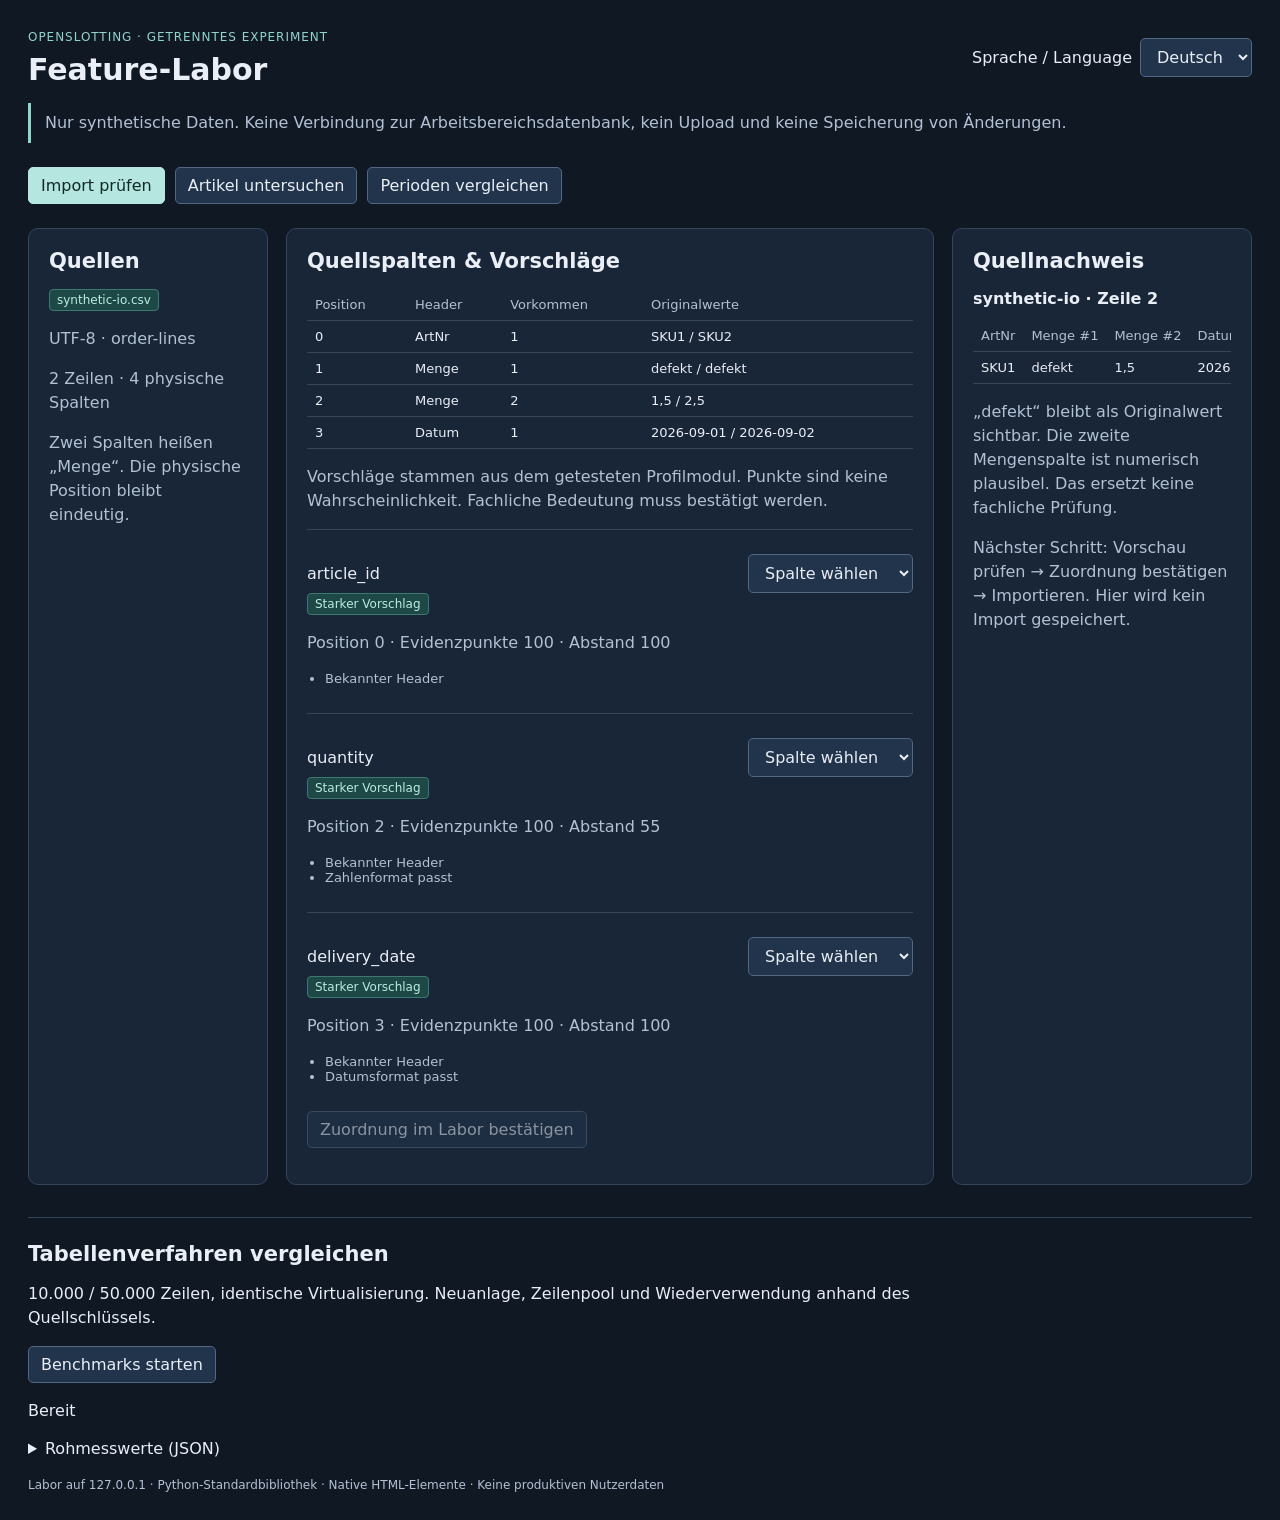
<file: experiments/feature-lab/ui/index.html>
<!doctype html>
<html lang="de">
<head><meta charset="utf-8"><meta name="viewport" content="width=device-width,initial-scale=1">
<title>OpenSlotting · Feature-Labor</title><link rel="stylesheet" href="styles.css"><script type="module" src="app.mjs"></script></head>
<body>
<header><div><p class="eyebrow">OpenSlotting · getrenntes Experiment</p><h1>Feature-Labor</h1></div>
<label>Sprache / Language <select id="locale"><option value="de">Deutsch</option><option value="en">English</option></select></label></header>
<p id="privacy" class="notice">Nur synthetische Daten. Keine Verbindung zur Arbeitsbereichsdatenbank, kein Upload und keine Speicherung von Änderungen.</p>
<nav aria-label="Laboransichten"><button data-view="import" aria-pressed="true">Import prüfen</button><button data-view="article" aria-pressed="false">Artikel untersuchen</button><button data-view="compare" aria-pressed="false">Perioden vergleichen</button></nav>
<main id="view"></main>
<section class="bench"><div><h2 id="bench-heading">Tabellenverfahren vergleichen</h2><p id="bench-description">10.000 / 50.000 Zeilen, identische Virtualisierung. Neuanlage, Zeilenpool und Wiederverwendung anhand des Quellschlüssels.</p></div>
<button id="run">Benchmarks starten</button><p id="status" role="status" aria-live="polite">Bereit</p><div id="bench-summary"></div><div id="bench-host"></div><details><summary id="raw-summary">Rohmesswerte (JSON)</summary><pre id="results" hidden></pre></details></section>
<footer>Labor auf 127.0.0.1 · Python-Standardbibliothek · Native HTML-Elemente · Keine produktiven Nutzerdaten</footer>
</body></html>
</file>
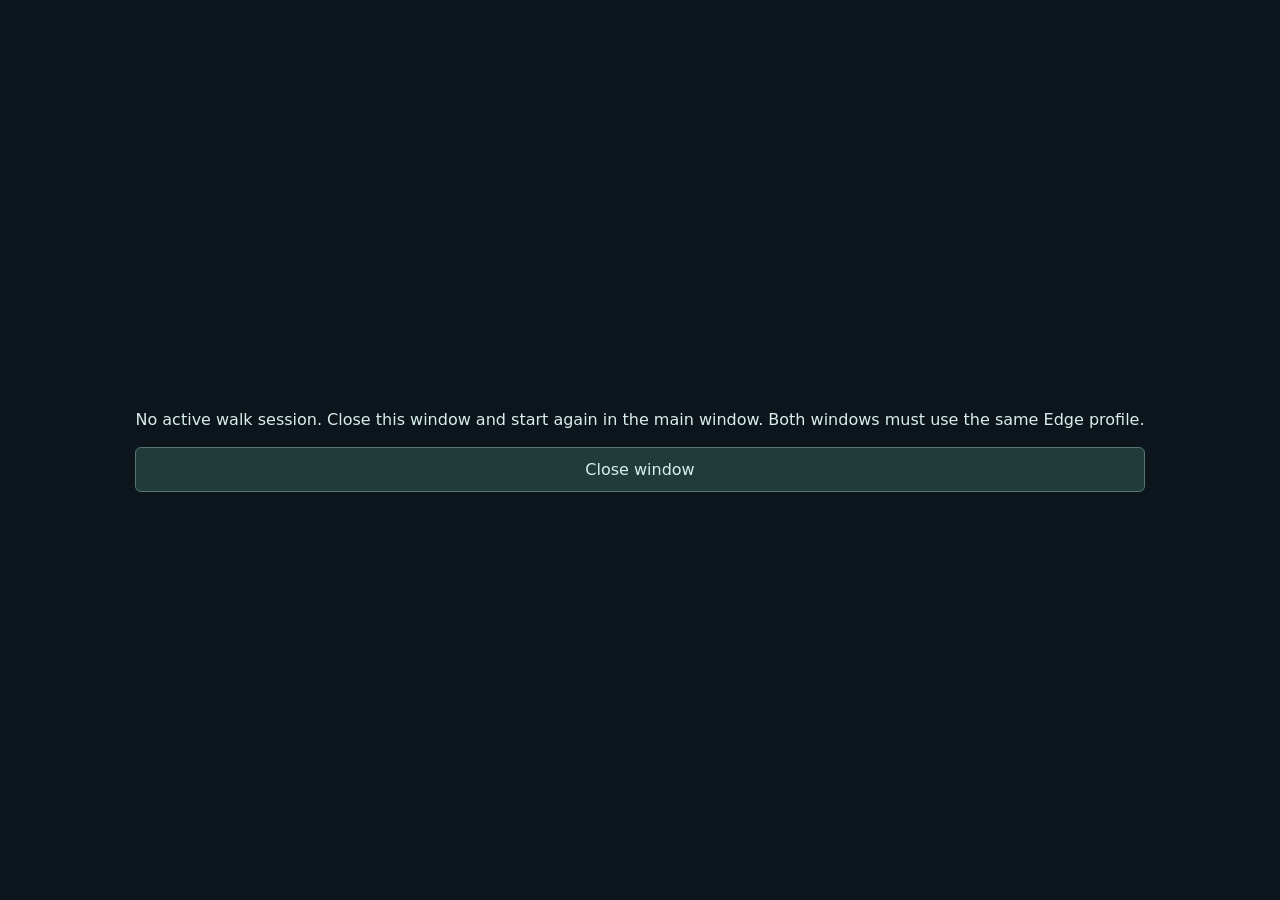
<file: warehouse-walk-window.html>
<!doctype html>
<html lang="en">
<head>
  <meta charset="utf-8">
  <meta name="viewport" content="width=device-width, initial-scale=1">
  <title>OpenSlotting · Warehouse walk</title>
  <link rel="icon" href="OpenSlotting.ico">
  <link rel="stylesheet" href="app.css">
  <link rel="stylesheet" href="warehouse-editor.css">
  <link rel="stylesheet" href="warehouse-walk.css">
</head>
<body class="walk-window-document">
  <main id="walk-window-root"><div class="walk-window-status" role="status">Connecting to OpenSlotting…</div></main>
  <script src="runtime.js"></script>
  <script src="encoding.js"></script>
  <script src="csv.js"></script>
  <script src="warehouse.js"></script>
  <script src="warehouse-scene.js"></script>
  <script src="warehouse-editor.js"></script>
  <script src="warehouse-walk-model.js"></script>
  <script src="warehouse-walk-renderer.js"></script>
  <script src="warehouse-walk.js"></script>
  <script src="warehouse-walk-editor.js"></script>
  <script src="src/application/walk-window-session.js"></script>
  <script src="warehouse-walk-window.js"></script>
</body>
</html>
</file>
<file: app.css>
:root {
  color-scheme: light;
  --ink: #18212b;
  --muted: #64717d;
  --line: #dce3e8;
  --paper: #f6f8f8;
  --card: #ffffff;
  --accent: #0b6e69;
  --accent-dark: #07514e;
  --accent-soft: #e0f1ee;
  --warning: #8a5b12;
  --warning-soft: #fff3d8;
  --danger: #9b3e3e;
  --danger-soft: #fff0f0;
  --shadow: 0 16px 40px rgba(24, 33, 43, 0.07);
  font-family: Inter, ui-sans-serif, system-ui, -apple-system, BlinkMacSystemFont, "Segoe UI", sans-serif;
}

* { box-sizing: border-box; }

.runtime-start-notice { max-width: 760px; margin: 8vh auto; padding: 24px; }

html, body { max-width: 100%; overflow-x: clip; }

body {
  margin: 0;
  min-width: 320px;
  color: var(--ink);
  background: var(--paper);
  line-height: 1.45;
}

.app-header {
  display: flex;
  align-items: flex-start;
  justify-content: space-between;
  gap: 24px;
  padding: 48px max(24px, calc((100vw - 1180px) / 2));
  color: #f7fffd;
  background: linear-gradient(135deg, #0c4d4b, #0b6e69 68%, #328a7c);
}

.header-actions { display: flex; align-items: flex-start; gap: 12px; }
.language-picker { display: flex; align-items: center; gap: 8px; color: #e7fffa; font-size: .8rem; font-weight: 700; }
.language-picker select { padding: 8px 10px; border: 1px solid rgba(255,255,255,.35); border-radius: 8px; color: var(--ink); background: #fff; font: inherit; }

.eyebrow, .step {
  margin: 0 0 8px;
  color: var(--accent);
  font-size: 0.76rem;
  font-weight: 800;
  letter-spacing: 0.12em;
  text-transform: uppercase;
}

.app-header .eyebrow { color: #9ce0d2; }

h1, h2, h3, p { margin-top: 0; }
h1 { margin-bottom: 12px; font-size: clamp(2rem, 5vw, 3.8rem); line-height: 1.04; letter-spacing: -0.04em; }
h2 { margin-bottom: 0; font-size: 1.4rem; letter-spacing: -0.02em; }
h3 { margin-bottom: 4px; font-size: 1.08rem; }
.subtitle { max-width: 660px; margin-bottom: 0; color: #d7efeb; font-size: 1.03rem; }
.local-badge { padding: 8px 12px; border: 1px solid rgba(255,255,255,.32); border-radius: 999px; color: #e7fffa; font-size: .8rem; white-space: nowrap; }

.page-shell { width: min(1180px, calc(100% - 48px)); margin: 32px auto 64px; }
.panel { margin-bottom: 22px; padding: 26px; border: 1px solid var(--line); border-radius: 18px; background: var(--card); box-shadow: var(--shadow); }
.panel-heading, .results-heading, .table-toolbar { display: flex; align-items: flex-start; justify-content: space-between; gap: 18px; }
.hint, .table-note, .status-text { color: var(--muted); font-size: .9rem; }
.hint { padding-top: 5px; text-align: right; }
.workspace-toolbar { display: flex; align-items: end; justify-content: space-between; gap: 18px; margin-top: 24px; }
.workspace-select-field { flex: 1 1 280px; max-width: 420px; }
.workspace-select-field select { width: 100%; padding: 11px; border: 1px solid var(--line); border-radius: 9px; color: var(--ink); background: #fff; font: inherit; font-weight: 600; }
.workspace-actions { display: flex; flex: 1 1 560px; flex-wrap: wrap; justify-content: flex-end; gap: 9px; }
.workspace-actions .primary-button, .workspace-actions .secondary-button { padding: 9px 12px; font-size: .86rem; }
.workspace-overview { display: grid; grid-template-columns: repeat(auto-fit, minmax(230px, 1fr)); gap: 12px; margin-top: 18px; }
.custom-fields-panel { margin-top: 22px; padding-top: 18px; border-top: 1px solid var(--border); }
.compact-heading { margin-bottom: 10px; }
.custom-fields-list { display: grid; gap: 8px; }
.custom-field-row { display: flex; align-items: center; gap: 10px; padding: 8px 10px; border: 1px solid var(--border); border-radius: 8px; }
.custom-field-row > span { flex: 1; }
.custom-field-row.removed { opacity: .6; }
.workspace-card { display: grid; gap: 9px; padding: 15px; border: 1px solid var(--line); border-radius: 12px; background: #f8fbfa; }
.workspace-card.selected { border-color: var(--accent); box-shadow: 0 0 0 2px rgba(14, 116, 108, .12); }
.workspace-card-heading { display: flex; align-items: flex-start; justify-content: space-between; gap: 12px; }
.workspace-card-heading h3, .workspace-card p { margin: 0; }
.workspace-card-tag { color: var(--accent); font-size: .75rem; font-weight: 800; }
.workspace-card .secondary-button { justify-self: start; }
.workspace-load-progress { display: grid; gap: 7px; margin-top: 18px; }
.workspace-load-progress progress { width: 100%; height: 12px; accent-color: var(--accent); }
.danger-button { border-color: #d7aaaa; color: var(--danger); background: #fff7f7; }
.danger-button:hover:not(:disabled) { background: var(--danger-soft); }
.storage-status { margin-top: 18px; padding: 12px 14px; border-radius: 10px; color: #31534e; background: var(--accent-soft); font-size: .85rem; }
.runtime-diagnostics { margin-top: 12px; border: 1px solid var(--line); border-radius: 10px; background: #fbfcfc; }
.runtime-diagnostics summary { padding: 11px 14px; color: var(--accent-dark); cursor: pointer; font-size: .84rem; font-weight: 800; }
.runtime-diagnostics-grid { display: grid; grid-template-columns: minmax(150px, .7fr) minmax(220px, 1fr); gap: 12px 18px; margin: 0; padding: 2px 14px 14px; }
.runtime-diagnostics-grid > div { min-width: 0; }
.runtime-diagnostics-grid dt { color: var(--muted); font-size: .74rem; font-weight: 800; letter-spacing: .04em; text-transform: uppercase; }
.runtime-diagnostics-grid dd { margin: 4px 0 0; overflow-wrap: anywhere; font-size: .86rem; }
.runtime-capabilities-row { grid-column: 1 / -1; }
.runtime-capabilities { display: flex; flex-wrap: wrap; gap: 7px; margin: 7px 0 0; padding: 0; list-style: none; }
.runtime-capability { padding: 4px 8px; border-radius: 999px; color: var(--accent-dark); background: var(--accent-soft); font-size: .75rem; font-weight: 700; }
.runtime-capability.unavailable { color: var(--muted); background: #edf0f1; }
.workspace-message { margin-top: 12px; padding: 12px 14px; border-radius: 10px; color: #31534e; background: var(--accent-soft); font-size: .88rem; }
.workspace-recovery { margin-top: 10px; }
.workspace-message.error { color: var(--danger); background: var(--danger-soft); }
.workspace-message.warning { color: #6f4d16; background: var(--warning-soft); }
.file-picker { display: block; margin-top: 24px; padding: 28px; border: 1.5px dashed #82bcb2; border-radius: 14px; background: #f4fbf9; cursor: pointer; transition: border-color .15s, background .15s; }
.file-picker:hover, .file-picker:focus-within { border-color: var(--accent); background: var(--accent-soft); }
.file-picker.disabled, .file-picker.disabled:hover, .file-picker.disabled:focus-within { border-color: var(--line); background: #f4f5f5; cursor: not-allowed; opacity: .7; }
.file-picker-title { display: block; color: var(--accent-dark); font-size: 1rem; font-weight: 800; }
.file-picker-copy { display: block; margin-top: 5px; color: var(--muted); font-size: .9rem; }
input[type="file"] { display: block; margin-top: 16px; width: 100%; color: var(--muted); }
.status-text { margin: 16px 0 0; }

.mapping-grid { display: grid; gap: 18px; margin: 24px 0; }
.mapping-workspace { display: grid; grid-template-columns: minmax(210px, 260px) minmax(0, 1fr); align-items: start; gap: 18px; margin: 22px 0; }
.mapping-workspace .mapping-grid { min-width: 0; margin: 0; }
.mapping-source-list { position: sticky; top: 16px; display: grid; gap: 8px; max-height: min(72vh, 760px); overflow: auto; padding-right: 4px; }
.mapping-source-button { display: grid; gap: 5px; width: 100%; padding: 12px; border: 1px solid var(--line); border-radius: 10px; color: var(--ink); background: #fff; text-align: left; }
.mapping-source-button strong, .imported-file-copy strong { overflow-wrap: anywhere; }
.mapping-source-button span, .imported-file-copy span { color: var(--muted); font-size: .78rem; font-weight: 500; }
.mapping-source-button[aria-current="true"] { border-color: var(--accent); box-shadow: inset 3px 0 var(--accent); background: var(--accent-soft); }
.mapping-source-button.blocked, .imported-file-item.blocked { border-color: #e6b8b8; background: var(--danger-soft); }
.mapping-empty-state { margin: 0; padding: 24px; border: 1px dashed var(--line); border-radius: 12px; color: var(--muted); }
.imported-files { margin-top: 22px; }
.imported-files-heading { margin-bottom: 8px; }
.imported-file-list { display: grid; gap: 8px; margin: 0; padding: 0; list-style: none; }
.imported-file-item { display: flex; align-items: center; justify-content: space-between; gap: 14px; padding: 10px 12px; border: 1px solid var(--line); border-radius: 9px; background: #fff; }
.imported-file-copy { display: grid; gap: 4px; min-width: 0; }
.source-columns-details { margin: 14px 0 18px; padding: 10px 12px; border: 1px solid var(--cool-line); border-radius: 9px; background: #fff; }
.source-columns-details > summary { color: var(--accent-dark); cursor: pointer; font-size: .84rem; font-weight: 800; }
.source-columns-details[open] > summary { margin-bottom: 10px; }
.source-columns-details .source-column-overview { margin-bottom: 0; }
.issues-panel { padding: 0; }
.issues-panel > summary { padding: 18px 22px; color: var(--ink); cursor: pointer; font-weight: 800; }
.issues-panel[open] > summary { border-bottom: 1px solid var(--line); }
.issues-panel .table-toolbar, .issues-panel .table-scroll, .issues-panel .table-pagination { margin-right: 22px; margin-left: 22px; }
.issues-panel .table-pagination { margin-bottom: 20px; }
.source-column-overview { margin: 16px 0 20px; }
.source-column-overview h4 { margin: 0 0 4px; }
.source-column-overview .table-note { margin: 0 0 10px; }
.source-column-tools { display: flex; align-items: center; flex-wrap: wrap; gap: 8px; margin: 12px 0; }
.source-column-search, .source-column-filter { min-height: 38px; padding: 7px 10px; border: 1px solid var(--line); border-radius: 6px; color: var(--ink); background: var(--card); font: inherit; }
.source-column-search { flex: 1 1 240px; min-width: 180px; }
.source-column-filter { min-width: 150px; }
.source-column-table { width: 100%; min-width: 960px; border-collapse: collapse; font-size: .8rem; }
.source-column-overview .table-scroll { max-height: min(62vh, 620px); overflow: auto; border: 1px solid var(--cool-line); }
.source-column-table th, .source-column-table td { padding: 8px 10px; border-bottom: 1px solid var(--cool-line); text-align: left; vertical-align: top; }
.source-column-table th { position: sticky; top: 0; z-index: 2; color: var(--ink); background: var(--card); font-weight: 700; }
.source-column-table td:nth-child(3) { min-width: 210px; color: var(--muted); font-size: .76rem; }
.source-column-table td:nth-child(4) { min-width: 180px; max-width: 360px; white-space: normal; overflow-wrap: anywhere; }
.source-column-mapping-select { width: 100%; min-width: 190px; padding: 8px 9px; border: 1px solid var(--line); border-radius: 6px; color: var(--ink); background: var(--card); font: inherit; }
.source-column-status { min-width: 100px; white-space: nowrap; font-size: .76rem; font-weight: 700; }
.source-column-status.mapped { color: var(--success); }
.source-column-status.suggested, .source-column-status.ambiguous { color: #875b18; }
.source-column-status.unmapped { color: var(--muted); }
.source-rule-open { display: block; margin-top: 4px; padding: 0; font-size: .73rem; }
.source-rule-editor { padding: 12px; border: 1px solid var(--cool-line); border-radius: 8px; background: var(--card); }
.source-rule-editor > summary { color: var(--accent-dark); cursor: pointer; font-weight: 800; }
.source-rule-editor > .table-note { margin: 8px 0; }
.source-rule-row { display: grid; grid-template-columns: minmax(150px, 1fr) minmax(220px, 1.5fr) minmax(160px, 1fr); align-items: end; gap: 8px; padding: 12px 0; border-top: 1px solid var(--cool-line); }
.source-rule-row .compact-field { min-width: 0; }
.source-rule-row input:not([type="checkbox"]), .source-rule-row textarea, .source-rule-row select { width: 100%; min-width: 0; padding: 7px 9px; border: 1px solid var(--line); border-radius: 6px; background: var(--card); color: var(--ink); font: inherit; }
.source-rule-row textarea { resize: vertical; }
.source-rule-row .source-rule-checkbox { display: flex; align-items: center; gap: 6px; }
.source-rule-row .source-rule-checkbox input { order: -1; }
.source-rule-row button { justify-self: start; }
@media (max-width: 920px) { .source-rule-row { grid-template-columns: minmax(0, 1fr); } }
.source-column-pagination { display: flex; align-items: center; justify-content: flex-end; flex-wrap: wrap; gap: 8px; padding: 10px 0; }
.source-column-pagination .table-note { flex: 1; margin: 0; }
.mapping-preparation-details { margin-top: 12px; border-top: 1px solid var(--cool-line); }
.mapping-preparation-details > summary { padding: 12px 2px; color: var(--accent-dark); cursor: pointer; font-weight: 750; }
.mapping-preparation-fields { display: grid; grid-template-columns: repeat(2, minmax(0, 1fr)); gap: 8px 16px; padding: 0 0 14px; }
.mapping-preparation-field { min-width: 0; padding: 9px 0; border-bottom: 1px solid var(--cool-line); }
.mapping-preparation-field > strong, .mapping-preparation-field > span { display: block; margin-bottom: 6px; color: var(--ink); font-size: .82rem; }
.mapping-preparation-field .preparation-editor { margin-top: 6px; }
.source-column-suggestion { font-size: .72rem; font-weight: 600; }
.source-column-suggestion.high { color: var(--success); }
.source-column-suggestion.medium { color: var(--warning); }
.source-column-suggestion.low { color: var(--muted); }
.mapping-file { padding: 18px; border: 1px solid var(--line); border-radius: 14px; background: #fbfcfc; }
.mapping-file.blocked { border-color: #e6b8b8; background: var(--danger-soft); }
.mapping-file-heading { display: flex; align-items: flex-start; justify-content: space-between; gap: 16px; margin-bottom: 16px; }
.mapping-file-title { margin-bottom: 3px; overflow-wrap: anywhere; }
.mapping-file-meta { margin: 0; color: var(--muted); font-size: .8rem; }
.encoding-field { max-width: 260px; margin-bottom: 16px; }
.mapping-fields { display: grid; grid-template-columns: repeat(auto-fit, minmax(210px, 1fr)); gap: 12px; }
.mapping-file-message { margin: 14px 0 0; }
.mapping-field, .compact-field { display: flex; flex-direction: column; gap: 6px; color: var(--muted); font-size: .78rem; font-weight: 700; }
.mapping-field select, .compact-field input, .compact-field select { width: 100%; padding: 10px 11px; border: 1px solid var(--line); border-radius: 9px; color: var(--ink); background: #fff; font: inherit; font-weight: 500; }
.required-marker { color: var(--accent); font-weight: 500; }
button { font: inherit; cursor: pointer; }
.primary-button, .secondary-button { padding: 11px 16px; border-radius: 9px; font-weight: 800; }
.primary-button { border: 1px solid var(--accent); color: white; background: var(--accent); }
.primary-button:hover { background: var(--accent-dark); }
.secondary-button { border: 1px solid #9ac7c0; color: var(--accent-dark); background: #f2fbf9; }
.secondary-button:hover:not(:disabled) { background: var(--accent-soft); }
button:disabled { cursor: not-allowed; opacity: .5; }
.message { margin: 0 0 16px; padding: 12px 14px; border-radius: 10px; color: var(--danger); background: var(--danger-soft); }
.warning-message { color: #6f4d16; background: var(--warning-soft); }
.status-badge { display: inline-block; padding: 4px 8px; border-radius: 999px; color: var(--accent-dark); background: var(--accent-soft); font-size: .75rem; font-weight: 800; }
.status-badge.positive { color: var(--success); background: var(--success-soft); }
.status-badge.excluded { color: var(--danger); background: var(--danger-soft); }
.status-badge.warning { color: #6f4d16; background: var(--warning-soft); }

.results-heading { margin: 40px 0 18px; }
.batch-warnings { margin-bottom: 16px; padding: 14px 16px; border-left: 4px solid var(--warning); border-radius: 10px; color: #6f4d16; background: var(--warning-soft); }
.batch-warnings strong { display: block; margin-bottom: 6px; }
.batch-warnings ul { margin: 0; padding-left: 20px; }
.batch-warnings li + li { margin-top: 5px; }
.metric-grid { display: grid; grid-template-columns: repeat(4, 1fr); gap: 14px; margin-bottom: 22px; }
.metric { padding: 18px; border: 1px solid var(--line); border-radius: 14px; background: var(--card); }
.metric-label { margin-bottom: 7px; color: var(--muted); font-size: .78rem; font-weight: 700; }
.metric-value { font-size: 1.55rem; font-weight: 800; letter-spacing: -0.03em; }
.metric-detail { margin-top: 4px; color: var(--muted); font-size: .76rem; }
.table-panel { margin-bottom: 22px; box-shadow: none; }
.table-toolbar { margin-bottom: 18px; align-items: end; }
.detail-heading { margin-bottom: 18px; }
.detail-back { margin-bottom: 12px; }
.detail-metric-grid { margin-top: 18px; }
.article-search-panel { max-width: 1040px; margin: 0 auto 18px; padding: 24px; box-shadow: none; }
.article-search-intro { margin-bottom: 16px; }
.article-search-intro h3 { margin-bottom: 4px; font-size: 1.13rem; }
.article-search-intro p { margin-bottom: 0; }
.article-search-field { display: flex; align-items: center; gap: 10px; min-height: 54px; padding: 0 15px; border: 2px solid var(--accent); border-radius: 8px; background: var(--card); }
.article-search-field:focus-within { box-shadow: 0 0 0 3px rgba(11, 110, 105, .13); }
.article-search-icon { flex: none; color: var(--accent-dark); font-size: 1.65rem; line-height: 1; }
.article-search-field input { width: 100%; min-width: 0; min-height: 48px; border: 0; outline: 0; color: var(--ink); background: transparent; font: inherit; font-size: 1.06rem; }
.article-search-field input::placeholder { color: var(--muted); }
.article-search-count { margin: 9px 0 0; }
.article-search-results { max-height: 390px; margin: 14px 0 0; padding: 0; overflow-y: auto; border: 1px solid var(--line); border-radius: 8px; list-style: none; }
.article-search-results li + li { border-top: 1px solid var(--line); }
.article-search-result { display: flex; justify-content: space-between; align-items: center; gap: 16px; width: 100%; padding: 12px 14px; border: 0; color: var(--ink); background: var(--card); font: inherit; text-align: left; cursor: pointer; }
.article-search-result:hover, .article-search-result:focus-visible { background: var(--accent-soft); outline-offset: -2px; }
.article-search-result-name { min-width: 0; overflow-wrap: anywhere; font-weight: 750; }
.article-search-result-meta { flex: none; color: var(--muted); font-size: .8rem; }
.article-search-no-match, .article-search-more { padding: 12px 14px; color: var(--muted); font-size: .85rem; }
.article-empty-state { max-width: 1040px; margin: 0 auto; padding: 36px 24px; color: var(--muted); text-align: center; box-shadow: none; }
#article-detail-panel { max-width: 1160px; margin: 0 auto; }
.article-detail-header { display: flex; align-items: flex-start; justify-content: space-between; gap: 18px; margin-bottom: 14px; padding: 22px 24px; box-shadow: none; }
.article-detail-header .step { margin-bottom: 5px; }
.article-detail-header h3 { margin: 0 0 5px; font-size: 1.3rem; overflow-wrap: anywhere; }
.article-detail-header .table-note { margin: 0; }
.article-summary-grid { margin-bottom: 16px; }
.article-summary-grid .metric { padding: 14px 16px; }
.article-detail-tabs { display: flex; flex-wrap: wrap; gap: 4px; margin: 0 0 14px; border-bottom: 1px solid var(--line); }
.article-detail-tab { padding: 11px 14px; border: 0; border-bottom: 3px solid transparent; color: var(--muted); background: transparent; font: inherit; font-weight: 700; cursor: pointer; }
.article-detail-tab:hover, .article-detail-tab:focus-visible { color: var(--accent-dark); }
.article-detail-tab.active { border-bottom-color: var(--accent); color: var(--accent-dark); }
.article-detail-section { padding: 22px 24px; box-shadow: none; }
.article-detail-section h3 { margin-bottom: 14px; }
.article-secondary-grid { grid-template-columns: repeat(3, minmax(0, 1fr)); margin: 0; }
.article-secondary-grid .metric { min-width: 0; padding: 14px; overflow-wrap: anywhere; }
.article-detail-section th, .article-detail-section td { white-space: normal; }
.article-detail-section .table-scroll { margin-top: 8px; }
#article-section-evidence table { min-width: 1500px; }
#article-section-evidence th, #article-section-evidence td { white-space: nowrap; }
#article-section-evidence .article-name-cell { white-space: normal; }
.source-inspection { margin: 18px 0; padding: 12px 14px; border: 1px solid var(--cool-line); border-radius: 8px; background: #f8fbfd; }
.source-inspection summary { color: var(--accent-dark); cursor: pointer; font-size: .84rem; font-weight: 800; }
.source-inspection .table-scroll { margin-top: 12px; }
.source-inspection-button { padding: 6px 9px; font-size: .76rem; white-space: nowrap; }
.compact-field { min-width: 150px; }
.table-scroll { width: 100%; max-width: 100%; min-width: 0; overflow-x: auto; overflow-y: hidden; overscroll-behavior-x: contain; scrollbar-width: thin; }
.table-pagination { display: flex; align-items: center; justify-content: center; gap: 12px; margin-top: 16px; }
.table-pagination .secondary-button { padding: 8px 12px; }
table { width: 100%; border-collapse: collapse; font-size: .9rem; }
th, td { padding: 12px 10px; border-bottom: 1px solid var(--line); text-align: left; white-space: nowrap; }
th { color: var(--muted); font-size: .74rem; letter-spacing: .04em; text-transform: uppercase; }
td:first-child { color: var(--accent-dark); font-weight: 800; }
.text-button:focus-visible { outline: 2px solid var(--accent); outline-offset: 3px; }
.article-name-cell, .location-cell { max-width: 24rem; white-space: normal; }
.description-warning { display: inline-flex; align-items: center; justify-content: center; width: 1.25rem; height: 1.25rem; margin-left: 8px; border-radius: 50%; color: #fff; background: var(--warning); font-size: .75rem; font-weight: 900; vertical-align: middle; }
.number { text-align: right; }
.empty-row td { padding: 28px 10px; color: var(--muted); text-align: center; }
.issues-panel { box-shadow: none; }
.issues-panel .issue-row td:nth-child(2), .issues-panel .issue-row td:nth-child(4) { font-weight: 700; }
.issues-panel .issue-row.blocking td:nth-child(2), .issues-panel .issue-row.blocking td:nth-child(4) { color: var(--danger); }
.issues-panel .issue-row.advisory td:nth-child(2), .issues-panel .issue-row.advisory td:nth-child(4) { color: #6f4d16; }
.source-table-jump { display: flex; align-items: end; gap: 8px; flex-wrap: wrap; }
.source-table-jump label { width: 100%; color: var(--muted); font-size: .78rem; font-weight: 700; }
.source-table-jump input { width: 110px; padding: 9px; border: 1px solid var(--line); border-radius: 7px; }
.source-table-jump button { padding: 9px 12px; }
.source-table-panel { padding: 16px; }
.source-table-panel > .table-note { margin: 8px 0; }
.source-table-scroll { width: 100%; height: min(64vh, 680px); min-height: 320px; overflow: auto; border: 1px solid var(--line); border-radius: 8px; overscroll-behavior: contain; }
.source-data-table { width: max-content; min-width: 100%; table-layout: fixed; border-collapse: separate; border-spacing: 0; }
.source-data-table th, .source-data-table td { box-sizing: border-box; width: 150px; min-width: 150px; max-width: 150px; padding: 4px 6px; border-right: 1px solid var(--line); border-bottom: 1px solid var(--line); white-space: normal; overflow-wrap: anywhere; vertical-align: top; background: #fff; }
.source-data-table th { position: sticky; top: 0; z-index: 3; height: 36px; font-size: .68rem; background: #f6fafc; }
.source-data-table th:first-child, .source-data-table td:first-child { position: sticky; left: 0; width: 76px; min-width: 76px; max-width: 76px; z-index: 2; background: #fff; }
.source-data-table th:nth-child(2), .source-data-table td:nth-child(2) { position: sticky; left: 76px; width: 120px; min-width: 120px; max-width: 120px; z-index: 2; background: #fff; }
.source-data-table th:first-child, .source-data-table th:nth-child(2) { z-index: 4; background: #f6fafc; }
.source-data-row { height: 56px; }
.source-data-row td { height: 56px; }
.source-data-row td:nth-child(2) small { display: block; margin-top: 2px; color: var(--muted); }
.source-data-row .status-badge { padding: 2px 6px; font-size: .68rem; }
.source-row-issues { max-height: 30px; overflow: auto; }
.source-row-issues small { color: var(--danger) !important; line-height: 1.2; }
.source-cell-content { max-height: 46px; overflow: auto; font-size: .75rem; line-height: 1.25; }
.source-raw-value, .source-prepared-value, .source-cell-issue, .source-cell-content small { display: block; }
.source-prepared-value { margin-top: 3px; color: var(--accent-dark); font-weight: 800; }
.source-value-expand { margin-top: 3px; font-size: .72rem; }
.source-cell-issue { margin-top: 3px; color: var(--danger); font-weight: 700; }
.source-cell-changed { box-shadow: inset 3px 0 #087f8c; }
.source-data-table td.source-cell-warning { background: #fff8e7; }
.source-data-table td.source-cell-error { background: #fff0f1; }
.source-data-table td.source-cell-filtered { background: #eef6fb; }
.source-data-table .source-table-spacer td { position: static; width: auto; min-width: 0; max-width: none; height: 0; min-height: 0; padding: 0; border: 0; line-height: 0; }
.quality-overview-summary { margin: 0 0 16px; }
.quality-view-field { min-width: 260px; max-width: 360px; }
.quality-summary-card { display: grid; gap: 6px; padding: 12px; border: 1px solid var(--line); border-radius: 10px; background: #f8fbfa; }
.quality-summary-card span { color: var(--muted); font-size: .84rem; }
.quality-overview-panel td, .quality-overview-panel th { vertical-align: top; }
@media (max-width: 900px) { .quality-view-field { max-width: none; margin-top: 12px; } }
@media (max-width: 900px) { .source-table-jump { margin-top: 12px; } }
.app-footer { display: flex; justify-content: space-between; gap: 16px; width: min(1180px, calc(100% - 48px)); margin: 0 auto 32px; color: var(--muted); font-size: .82rem; }
.app-version { display: block; margin-top: 4px; font-weight: 800; }
.text-button { padding: 0; border: 0; color: var(--accent); background: none; font-weight: 800; }
.hidden { display: none !important; }

@media (max-width: 760px) {
  .app-header { display: block; padding: 34px 24px; }
  .header-actions { align-items: center; flex-wrap: wrap; margin-top: 22px; }
  .local-badge { display: inline-block; margin-top: 0; }
  .page-shell { width: min(100% - 28px, 1180px); margin-top: 18px; }
  .workspace-toolbar { display: block; }
  .workspace-select-field { max-width: none; }
  .workspace-actions { justify-content: flex-start; margin-top: 14px; }
  .panel { padding: 19px; border-radius: 14px; }
  .panel-heading, .results-heading, .table-toolbar, .app-footer { display: block; }
  .mapping-workspace { grid-template-columns: 1fr; }
  .mapping-source-list { position: static; display: flex; max-height: none; overflow-x: auto; padding: 0 0 5px; }
  .mapping-source-button { flex: 0 0 min(78vw, 280px); }
  .imported-file-item { align-items: flex-start; }
  .hint { margin-top: 10px; text-align: left; }
  .table-toolbar .compact-field { margin-top: 12px; }
  .table-pagination { flex-wrap: wrap; }
  .mapping-file-heading { display: block; }
  .mapping-file-heading .text-button { margin-top: 10px; }
  .metric-grid { grid-template-columns: repeat(2, 1fr); }
  .runtime-diagnostics-grid { grid-template-columns: 1fr; }
  .runtime-capabilities-row { grid-column: auto; }
  .app-footer { width: min(100% - 28px, 1180px); }
  .app-footer .text-button { margin-top: 10px; }
}

/* Issue #27 workflow and comparison design system */
:root {
  --navy: #0d2451;
  --rail: #f3f7fa;
  --success: #17874f;
  --success-soft: #eaf7ef;
  --cool-line: #ced9e4;
  --focus: #087f8c;
}

body { background: #fff; }
.app-header {
  position: sticky;
  top: 0;
  z-index: 20;
  align-items: center;
  min-height: 64px;
  padding: 10px 24px;
  color: var(--navy);
  background: #fff;
  border-bottom: 1px solid var(--cool-line);
}
.brand-block { display: flex; align-items: center; gap: 12px; min-width: 0; }
.brand-mark { display: grid; place-items: center; width: 34px; height: 34px; border-radius: 8px; color: #fff; background: var(--accent); font-size: .72rem; font-weight: 900; letter-spacing: .04em; }
.app-header h1 { margin: 0; color: var(--navy); font-size: 1.2rem; line-height: 1.1; letter-spacing: -.02em; }
.header-workspace-name { margin: 3px 0 0; max-width: 36rem; overflow: hidden; color: var(--muted); font-size: .76rem; text-overflow: ellipsis; white-space: nowrap; }
.language-picker { color: var(--navy); }
.language-picker select { border-color: var(--cool-line); }
.local-badge { border-color: #c9e7e5; border-radius: 5px; color: var(--accent-dark); background: #e8f7f5; font-weight: 800; }

.page-shell { width: 100%; margin: 0; overflow-x: clip; }
.app-layout { display: grid; grid-template-columns: 232px minmax(0, 1fr); max-width: 100%; min-height: calc(100vh - 64px); overflow-x: hidden; }
.workflow-rail { position: sticky; top: 64px; align-self: start; min-height: calc(100vh - 64px); padding: 22px 16px; border-right: 1px solid var(--cool-line); background: var(--rail); }
.workflow-step { position: relative; display: grid; grid-template-columns: 34px minmax(0, 1fr); align-items: center; gap: 10px; width: 100%; padding: 10px 8px; border: 0; color: #40516a; background: transparent; text-align: left; }
.workflow-step::after { position: absolute; top: 44px; bottom: -10px; left: 24px; width: 1px; background: #c7d3de; content: ""; }
.workflow-step:last-child::after { display: none; }
.workflow-step span { position: relative; z-index: 1; display: grid; place-items: center; width: 30px; height: 30px; border: 1px solid #b7c5d3; border-radius: 50%; color: #51647c; background: #fff; font-size: .78rem; font-weight: 800; }
.workflow-step strong { font-size: .84rem; line-height: 1.2; }
.workflow-step.available { color: var(--navy); }
.workflow-step.complete span { border-color: #9bd2ba; color: var(--success); background: var(--success-soft); }
.workflow-step.active { color: var(--accent-dark); }
.workflow-step.active span { border-color: var(--accent); color: #fff; background: var(--accent); box-shadow: 0 0 0 4px rgba(11,110,105,.11); }
.workflow-step:focus-visible { outline: 2px solid var(--focus); outline-offset: 2px; border-radius: 7px; }
.workflow-content { width: 100%; max-width: 100%; min-width: 0; padding: 28px clamp(24px, 3vw, 48px) 64px; overflow-x: hidden; }
.workflow-content > .panel, .workflow-content > section { max-width: 1420px; margin-right: auto; margin-left: auto; scroll-margin-top: 84px; }
.panel { border-color: var(--cool-line); border-radius: 9px; box-shadow: none; }
.step { color: var(--accent-dark); letter-spacing: .08em; }
h2, h3 { color: var(--navy); }
.primary-button, .secondary-button, .mapping-field select, .compact-field input, .compact-field select { border-radius: 6px; }
.primary-button { background: #087f8c; border-color: #087f8c; }
.primary-button:hover { background: #056873; }
.secondary-button { border-color: #b9cadd; color: var(--navy); background: #fff; }
.secondary-button:hover:not(:disabled) { background: #f1f7fa; }

.mapping-file { padding: 0; overflow: hidden; border-radius: 8px; background: #fff; }
.mapping-file-heading { margin: 0; padding: 15px 18px; border-bottom: 1px solid var(--cool-line); background: #f8fbfd; }
.encoding-field { margin: 14px 18px 0; }
.mapping-fields { grid-template-columns: repeat(2, minmax(260px, 1fr)); gap: 0; margin-top: 14px; border-top: 1px solid var(--cool-line); }
.mapping-field { display: grid; grid-template-columns: minmax(170px, .8fr) minmax(220px, 1.2fr); align-items: center; gap: 12px; min-height: 58px; padding: 9px 18px; border-bottom: 1px solid var(--cool-line); }
.mapping-field:nth-child(odd) { border-right: 1px solid var(--cool-line); }
.mapping-field select { min-width: 0; }
.mapping-help { grid-column: 1 / -1; color: var(--muted); font-size: .72rem; font-weight: 500; }
.preparation-editor { grid-column: 1 / -1; width: 100%; padding: 8px 0 2px; border-top: 1px solid var(--cool-line); color: var(--ink); font-size: .76rem; font-weight: 500; }
.preparation-editor > summary { cursor: pointer; font-weight: 700; }
.preparation-editor > .mapping-help { display: block; margin: 6px 0; }
.preparation-rule-list { display: grid; gap: 6px; }
.preparation-rule, .preparation-add-row { display: flex; flex-wrap: wrap; align-items: center; gap: 8px; }
.preparation-rule select, .preparation-rule input, .preparation-rule textarea, .preparation-add-row select { min-width: 130px; max-width: 100%; padding: 7px 9px; border: 1px solid var(--line); border-radius: 6px; background: #fff; color: var(--ink); font: inherit; }
.preparation-rule textarea { flex: 1 1 220px; resize: vertical; }
.preparation-rule input { flex: 1 1 150px; }
.preparation-enabled { display: inline-flex; align-items: center; gap: 5px; white-space: nowrap; }
.preparation-order-button, .preparation-remove-button { min-width: 30px; padding: 4px 7px; }
.preparation-add-row { margin-top: 8px; }
.field-label-line { display: flex; align-items: center; justify-content: space-between; gap: 8px; color: var(--navy); }
.field-badge { padding: 3px 7px; border-radius: 4px; color: #4e6178; background: #edf2f6; font-size: .66rem; font-weight: 800; }
.field-badge.required { color: #8a2f37; background: #ffeaec; }
.required-marker { display: none; }

.coverage-heading { align-items: center; }
.coverage-caution { max-width: 390px; padding: 11px 13px; border: 1px solid #e1b75b; border-radius: 7px; color: #6f4d16; background: #fff8e9; font-size: .82rem; font-weight: 700; }
.coverage-overview { display: flex; flex-wrap: wrap; gap: 22px; margin-top: 22px; padding: 16px 18px; border: 1px solid var(--cool-line); border-radius: 7px; background: #f8fbfd; }
.coverage-stat { min-width: 150px; }
.coverage-stat strong { display: block; color: var(--navy); font-size: .96rem; }
.coverage-stat span { color: var(--muted); font-size: .76rem; }
.coverage-calendar { margin-top: 18px; padding: 16px; border: 1px solid var(--cool-line); border-radius: 8px; }
.coverage-calendar-nav, .coverage-calendar-legend, .coverage-calendar-actions { display: flex; flex-wrap: wrap; align-items: center; gap: 8px; }
.coverage-calendar-nav label { display: flex; align-items: center; gap: 8px; }
.coverage-calendar-nav input { width: 175px; }
.coverage-calendar input, .coverage-calendar textarea { padding: 9px; border: 1px solid var(--line); border-radius: 6px; color: var(--ink); background: var(--paper); font: inherit; }
.coverage-calendar-layout { display: grid; grid-template-columns: minmax(0, 1fr) minmax(230px, 310px); gap: 18px; margin-top: 12px; }
.coverage-calendar-weekdays, .coverage-calendar-days { display: grid; grid-template-columns: 58px repeat(7, minmax(0, 1fr)); gap: 5px; }
.coverage-calendar-week { display: flex; flex-direction: column; align-items: center; justify-content: center; gap: 4px; min-width: 0; padding: 4px; border-right: 1px solid var(--line); color: var(--ink); }
.coverage-calendar-week strong { font-size: 12px; white-space: nowrap; }
.coverage-calendar-week small { font-size: 11px; color: var(--muted); }
.coverage-calendar-weekdays span { padding: 6px; font-weight: 700; text-align: center; }
.coverage-calendar-day { display: flex; flex-direction: column; align-items: flex-start; gap: 4px; min-width: 0; min-height: 84px; padding: 8px; border: 1px solid var(--cool-line); border-top-width: 4px; border-radius: 6px; color: inherit; background: transparent; text-align: left; overflow-wrap: anywhere; }
.coverage-calendar-day > span, .coverage-calendar-day > small { font-size: 11px; line-height: 1.4; }
.coverage-calendar-day > small { display: -webkit-box; -webkit-line-clamp: 2; -webkit-box-orient: vertical; overflow: hidden; }
.coverage-calendar-day.observed, .calendar-key.observed { border-color: #4fbd78; }
.coverage-calendar-day.explained, .calendar-key.explained { border-color: #5aaee8; }
.coverage-calendar-day.issues, .calendar-key.issues { border-color: #dca64b; }
.coverage-calendar-day.missing, .calendar-key.missing { border-color: #77828c; }
.coverage-calendar-day.outside, .calendar-key.outside { border-color: var(--line); color: var(--muted); }
.coverage-calendar-day.adjacent { opacity: .6; }
.coverage-calendar-day[aria-pressed="true"] { outline: 2px solid var(--accent); outline-offset: 1px; background: rgba(65, 196, 183, .12); }
.calendar-key { border-left: 4px solid; padding-left: 7px; font-size: 12px; }
.coverage-calendar-detail { padding: 14px; border: 1px solid var(--cool-line); border-radius: 7px; overflow-wrap: anywhere; }
.coverage-calendar-detail h4 { margin-top: 0; }
.coverage-calendar-detail label { display: block; margin-bottom: 7px; }
.coverage-calendar-detail textarea { width: 100%; resize: vertical; }
.coverage-calendar-actions { margin: 12px 0; }
@media (max-width: 1050px) { .coverage-calendar-layout { grid-template-columns: minmax(0, 1fr); } }
@media (max-width: 650px) { .coverage-calendar { padding: 8px; } .coverage-calendar-weekdays, .coverage-calendar-days { grid-template-columns: 44px repeat(7, minmax(0, 1fr)); } .coverage-calendar-day { padding: 4px; min-height: 70px; } .coverage-calendar-day > span { font-size: 10px; } }
.coverage-detail-grid { display: grid; grid-template-columns: repeat(2, minmax(0, 1fr)); gap: 16px; margin-top: 18px; }
.coverage-detail-card, .coverage-drilldown { min-width: 0; padding: 16px; border: 1px solid var(--cool-line); border-radius: 7px; background: #fff; }
.coverage-detail-card h3, .coverage-drilldown h3 { margin-top: 0; }
.coverage-drilldown { margin-top: 16px; border-color: #b9cadd; background: #fafdff; }
.coverage-drilldown-heading, .comparison-detail-heading { display: flex; align-items: flex-start; justify-content: space-between; gap: 18px; }
.weekday-fieldset, .period-mode-fieldset, .period-card { margin: 18px 0 0; border: 1px solid var(--cool-line); border-radius: 7px; }
.weekday-fieldset legend, .period-mode-fieldset legend, .period-card legend { padding: 0 7px; color: var(--navy); font-weight: 800; }
.weekday-fieldset .table-note { margin-bottom: 10px; }
.weekday-options { display: flex; flex-wrap: wrap; gap: 8px; }
.weekday-options label { display: inline-flex; align-items: center; gap: 6px; padding: 6px 9px; border: 1px solid var(--cool-line); border-radius: 5px; color: #40516a; background: #fff; font-size: .76rem; font-weight: 700; }
.period-mode-fieldset { padding: 12px 14px 14px; }
.period-mode-fieldset .table-note { margin: 0 0 10px; }
.period-mode-options { display: flex; flex-wrap: wrap; gap: 8px; }
.period-mode-options label { display: inline-flex; align-items: center; gap: 7px; padding: 8px 11px; border: 1px solid var(--cool-line); border-radius: 6px; color: #40516a; background: #fff; font-size: .8rem; font-weight: 800; cursor: pointer; }
.period-mode-options label:has(input:checked) { border-color: var(--accent); color: var(--accent-dark); background: var(--accent-soft); }
.calendar-week-summary { margin: 10px 0 0; color: var(--muted); font-size: .78rem; }
.period-grid { display: grid; grid-template-columns: repeat(2, minmax(0, 1fr)); gap: 16px; }
.period-card { min-width: 0; padding: 14px; }
.period-fields { display: grid; grid-template-columns: 1fr 1fr 1fr; gap: 10px; }
.period-week-fields select { width: 100%; padding: 10px 11px; border: 1px solid var(--line); border-radius: 9px; color: var(--ink); background: #fff; font: inherit; font-weight: 500; }
.period-status { margin-top: 12px; padding: 10px 12px; border-radius: 6px; color: var(--muted); background: #f2f5f7; font-size: .82rem; }
.period-status.complete { color: #17633c; background: var(--success-soft); }
.period-status.partial, .period-status.empty { color: #6f4d16; background: var(--warning-soft); }
.coverage-actions { display: flex; justify-content: flex-end; gap: 9px; margin-top: 18px; }

.comparison-heading { display: flex; align-items: flex-start; justify-content: space-between; gap: 18px; margin: 36px auto 16px; max-width: 1420px; }
.comparison-actions { display: flex; gap: 9px; }
.comparison-period-summary, .comparison-metrics { display: grid; max-width: 1420px; margin: 0 auto 14px; border: 1px solid var(--cool-line); border-radius: 8px; background: #fff; }
.comparison-period-summary { grid-template-columns: repeat(2, minmax(0, 1fr)); }
.comparison-period { padding: 14px 18px; }
.comparison-period + .comparison-period { border-left: 1px solid var(--cool-line); }
.comparison-period strong { display: block; color: var(--navy); }
.comparison-period span { display: block; margin-top: 3px; color: var(--muted); font-size: .78rem; }
.comparison-period .coverage-complete { color: var(--success); }
.comparison-period .coverage-partial, .comparison-period .coverage-empty { color: var(--warning); }
.comparison-metrics { grid-template-columns: repeat(4, minmax(0, 1fr)); }
.comparison-metric { padding: 14px 16px; }
.comparison-metric + .comparison-metric { border-left: 1px solid var(--cool-line); }
.comparison-metric:nth-child(5) { border-left: 0; }
.comparison-metric:nth-child(n+5) { border-top: 1px solid var(--cool-line); }
.comparison-metric strong { display: block; margin-bottom: 6px; color: var(--navy); font-size: .82rem; }
.comparison-metric dl { display: grid; grid-template-columns: 18px 1fr; gap: 2px 8px; margin: 0; color: #415269; font-size: .78rem; }
.comparison-metric dd { margin: 0; text-align: right; }
.comparison-delta { display: block; margin-top: 7px; color: var(--muted); font-size: .76rem; font-weight: 800; }
.comparison-delta.positive { color: var(--success); }
.comparison-delta.negative { color: #b43b45; }
.comparison-table-panel { width: 100%; max-width: 1420px; min-width: 0; margin: 0 auto 22px; }
.comparison-table-panel .table-scroll { width: 100%; max-width: 100%; min-width: 0; overflow-x: auto; }
.comparison-table { width: max-content; min-width: 100%; }
#comparison-panel { width: 100%; max-width: 100%; min-width: 0; }
.comparison-toolbar { display: grid; grid-template-columns: minmax(260px, 1fr) 210px 230px; align-items: end; gap: 12px; margin-bottom: 16px; }
.comparison-table thead tr:first-child th { color: var(--navy); background: #edf5f8; text-align: center; }
.comparison-table thead tr:nth-child(2) th { background: #f7fafc; }
.comparison-table th, .comparison-table td { border-right: 1px solid #e1e8ee; }
.comparison-table th, .comparison-table td { padding-right: 8px; padding-left: 8px; }
.comparison-quality-cell { width: 190px; max-width: 190px; white-space: normal; }
.comparison-quality-cell .status-badge { margin: 2px 4px 2px 0; white-space: normal; }
.comparison-detail { margin-bottom: 22px; }
.comparison-detail-periods { display: grid; grid-template-columns: repeat(2, minmax(0, 1fr)); gap: 14px; margin: 16px 0; }
.comparison-detail-period { padding: 14px 16px; border: 1px solid var(--cool-line); border-radius: 7px; background: #f8fbfd; }
.comparison-detail-period h4 { margin: 0 0 10px; color: var(--navy); }
.comparison-detail-period dl { display: grid; grid-template-columns: minmax(140px, 1fr) auto; gap: 6px 16px; margin: 0; font-size: .8rem; }
.comparison-detail-period dt { color: var(--muted); }
.comparison-detail-period dd { margin: 0; color: var(--navy); font-weight: 800; text-align: right; }
.comparison-table .positive { color: var(--success); font-weight: 800; }
.comparison-table .negative { color: #b43b45; font-weight: 800; }
.quality-state { font-size: .76rem; font-weight: 800; }
.quality-state.warning { color: var(--warning); }
.quality-state.danger { color: var(--danger); }
.quality-state.success { color: var(--success); }
.visually-hidden { position: absolute; width: 1px; height: 1px; padding: 0; overflow: hidden; clip: rect(0,0,0,0); white-space: nowrap; border: 0; }

button:focus-visible, input:focus-visible, select:focus-visible, summary:focus-visible { outline: 2px solid var(--focus); outline-offset: 2px; }
.app-footer { width: auto; margin: 0; padding: 16px 24px; border-top: 1px solid var(--cool-line); background: #fff; }

@media (max-width: 1050px) {
  .app-layout { grid-template-columns: minmax(0, 1fr); }
  .workflow-rail { position: sticky; top: 64px; z-index: 15; display: flex; min-height: 0; padding: 8px 12px; overflow-x: auto; border-right: 0; border-bottom: 1px solid var(--cool-line); }
  .workflow-step { flex: 0 0 auto; width: auto; min-width: 150px; }
  .workflow-step::after { display: none; }
  .mapping-fields { grid-template-columns: 1fr; }
  .mapping-field:nth-child(odd) { border-right: 0; }
  .comparison-metrics { grid-template-columns: repeat(3, minmax(0, 1fr)); }
  .comparison-metric:nth-child(n) { border-left: 1px solid var(--cool-line); border-top: 1px solid var(--cool-line); }
  .comparison-metric:nth-child(-n+3) { border-top: 0; }
  .comparison-metric:nth-child(3n+1) { border-left: 0; }
}

@media (max-width: 760px) {
  .app-header { position: relative; display: flex; padding: 10px 14px; }
  .header-actions { margin-top: 0; }
  .language-picker > span { display: none; }
  .workflow-rail { top: 0; }
  .workflow-content > .panel, .workflow-content > section { scroll-margin-top: 62px; }
  .workflow-content { padding: 18px 14px 48px; }
  .period-grid, .comparison-period-summary, .coverage-detail-grid, .comparison-detail-periods { grid-template-columns: 1fr; }
  .comparison-period + .comparison-period { border-top: 1px solid var(--cool-line); border-left: 0; }
  .period-fields { grid-template-columns: 1fr; }
  .comparison-metrics { grid-template-columns: 1fr 1fr; }
  .comparison-metric:nth-child(n) { border-top: 1px solid var(--cool-line); border-left: 0; }
  .comparison-metric:first-child, .comparison-metric:nth-child(2) { border-top: 0; }
  .comparison-metric:nth-child(even) { border-left: 1px solid var(--cool-line); }
  .comparison-toolbar { grid-template-columns: 1fr; }
  .comparison-heading { display: block; }
  .comparison-actions { margin-top: 12px; }
  .coverage-heading { display: block; }
  .coverage-caution { margin-top: 12px; }
  .mapping-field { grid-template-columns: 1fr; }
  .mapping-preparation-fields { grid-template-columns: 1fr; }
}

/* Multi-page workspace shell */
.app-layout { grid-template-columns: 248px minmax(0, 1fr); background: #f7fafc; overflow: visible; }
.workflow-rail {
  position: sticky;
  top: 64px;
  align-self: start;
  height: calc(100vh - 64px);
  max-height: calc(100vh - 64px);
  overflow-y: auto;
  display: flex;
  flex-direction: column;
  gap: 22px;
  padding: 24px 14px 18px;
  color: #40516a;
  background: var(--rail);
  border-right: 1px solid var(--cool-line);
}
.rail-heading { display: grid; gap: 3px; padding: 0 12px 4px; }
.rail-heading strong { color: var(--navy); font-size: .98rem; letter-spacing: -.01em; }
.rail-kicker { color: var(--accent-dark); font-size: .68rem; font-weight: 800; letter-spacing: .12em; text-transform: uppercase; }
.rail-nav-group { display: grid; gap: 5px; }
.workflow-step {
  display: grid;
  grid-template-columns: 32px minmax(0, 1fr);
  gap: 10px;
  align-items: center;
  min-height: 46px;
  padding: 8px 10px;
  border-radius: 7px;
  color: #40516a;
}
.workflow-step::after { display: none; }
.workflow-step span {
  width: 28px;
  height: 28px;
  border: 1px solid #b7c5d3;
  border-radius: 7px;
  color: #51647c;
  background: #fff;
  font-size: 1rem;
  font-weight: 700;
}
.workflow-step strong { font-size: .84rem; font-weight: 750; }
.workflow-step.available:hover:not(:disabled) { color: var(--navy); background: #e8f0f5; }
.workflow-step.active { color: var(--accent-dark); background: transparent; box-shadow: none; }
.workflow-step.active span { border-color: var(--accent); color: #fff; background: var(--accent); box-shadow: 0 0 0 4px rgba(11,110,105,.11); }
.workflow-step.complete:not(.active) span { border-color: #9bd2ba; color: var(--success); background: var(--success-soft); }
.workflow-step:disabled { color: #9aaabd; }
.workflow-step:disabled span { color: #91a2b5; background: #f8fafc; }
.rail-footer-note { margin-top: auto; padding: 14px 12px 4px; border-top: 1px solid #c7d3de; color: #61738a; font-size: .72rem; }
.workflow-content { padding: 24px clamp(20px, 3vw, 44px) 56px; background: #f7fafc; }
.page-context { display: flex; align-items: end; justify-content: space-between; gap: 18px; max-width: 1420px; margin: 0 auto 20px; padding: 4px 2px; }
.page-context .step { margin-bottom: 5px; }
.page-context h2 { margin: 0; font-size: clamp(1.45rem, 2vw, 1.9rem); }
.page-context-status { padding: 7px 10px; border: 1px solid #cbe6e3; border-radius: 6px; color: var(--accent-dark); background: #eaf8f6; font-size: .76rem; font-weight: 800; white-space: nowrap; }
.app-page { max-width: 1420px; margin: 0 auto; animation: page-enter .18s ease-out; }
#mapping-page { max-width: none; }
#mapping-editor-view > .panel:not(.source-table-panel) { max-width: 1420px; margin-right: auto; margin-left: auto; }
.app-page > .panel:first-child { margin-top: 0; }
.app-page > .panel:last-child { margin-bottom: 0; }
.app-page > #results-panel { padding-top: 4px; }
.app-page > #comparison-panel { margin-top: 0; }
@keyframes page-enter { from { opacity: .45; transform: translateY(4px); } to { opacity: 1; transform: translateY(0); } }

@media (min-width: 1051px) {
  .app-layout { display: block; min-height: calc(100vh - 64px); }
  .workflow-rail {
    position: fixed;
    top: 64px;
    bottom: 0;
    left: 0;
    z-index: 15;
    width: 248px;
    height: auto;
    max-height: none;
  }
  .workflow-content { width: calc(100% - 248px); max-width: none; min-height: calc(100vh - 64px); margin-left: 248px; }
  .app-footer { width: calc(100% - 248px); margin-left: 248px; }
}

@media (max-width: 1050px) {
  .app-layout { display: grid; grid-template-columns: minmax(0, 1fr); overflow-x: clip; }
  .workflow-rail { position: sticky; top: 64px; left: auto; width: auto; height: auto; min-height: 0; max-height: none; display: block; padding: 10px 12px; overflow-x: hidden; overflow-y: visible; }
  .workflow-content { min-height: 0; margin-left: 0; }
  .app-footer { margin-left: 0; }
  .rail-heading, .rail-footer-note { display: none; }
  .rail-nav-group { display: flex; gap: 6px; overflow-x: auto; }
  .workflow-step { flex: 0 0 auto; min-width: 148px; }
}

@media (max-width: 760px) {
  .app-header { display: block; }
  .header-actions { display: flex; align-items: center; flex-wrap: wrap; gap: 10px; margin-top: 10px; }
  .workflow-content { padding: 16px 14px 40px; }
  .page-context { align-items: flex-start; margin-bottom: 14px; }
  .page-context-status { margin-top: 4px; }
  .workflow-step { min-width: 138px; }
  .workflow-rail { top: 0; }
}

@media (max-width: 900px) {
  .panel-heading, .results-heading, .table-toolbar, .coverage-heading, .comparison-heading { display: block; }
  .hint { margin-top: 10px; text-align: left; }
  .coverage-caution, .comparison-actions { margin-top: 12px; }
  .workspace-toolbar { display: block; }
  .workspace-actions { width: 100%; min-width: 0; justify-content: flex-start; }
  .workspace-actions button { max-width: 100%; white-space: normal; overflow-wrap: anywhere; }
  .coverage-detail-grid, .period-grid, .comparison-period-summary { grid-template-columns: 1fr; }
  .comparison-period + .comparison-period { border-top: 1px solid var(--cool-line); border-left: 0; }
  .comparison-toolbar { grid-template-columns: 1fr; }
  .comparison-metrics { grid-template-columns: 1fr 1fr; }
  .metric-grid { grid-template-columns: repeat(2, minmax(0, 1fr)); }
  .article-secondary-grid { grid-template-columns: repeat(2, minmax(0, 1fr)); }
  .coverage-caution { max-width: none; overflow-wrap: anywhere; }
}

@media (max-width: 600px) {
  .article-search-panel, .article-detail-section { padding: 18px; }
  .article-detail-header { flex-direction: column; padding: 18px; }
  .article-search-result { align-items: flex-start; flex-direction: column; gap: 3px; }
  .article-search-result-meta { flex: auto; }
  .article-summary-grid, .article-secondary-grid { grid-template-columns: minmax(0, 1fr); }
  .article-detail-tab { flex: 1 1 auto; padding: 10px; }
}

/* Keep workspace discovery independent from navigation that requires loaded data. */
.workspace-selector-layout { display: grid; grid-template-columns: minmax(260px, .9fr) minmax(360px, 1.1fr); gap: 26px; margin-top: 24px; }
.workspace-catalog { min-width: 0; }
.workspace-catalog-heading { display: flex; align-items: baseline; justify-content: space-between; gap: 12px; padding-bottom: 10px; border-bottom: 1px solid var(--cool-line); }
.workspace-catalog-heading h3 { margin: 0; font-size: 1rem; }
.workspace-overview { display: grid; grid-template-columns: minmax(0, 1fr); gap: 0; margin-top: 12px; border-top: 1px solid var(--cool-line); }
.workspace-card { display: grid; width: 100%; gap: 4px; padding: 12px 14px; border: 0; border-bottom: 1px solid var(--cool-line); border-radius: 0; color: var(--ink); background: #fff; font: inherit; text-align: left; cursor: pointer; }
.workspace-card:hover { border-color: var(--accent); background: #f8fbfd; }
.workspace-card:focus-visible { outline: 2px solid var(--focus); outline-offset: 2px; }
.workspace-card:disabled { opacity: .65; cursor: wait; }
.workspace-card.selected { border-color: var(--accent); background: var(--accent-soft); box-shadow: inset 3px 0 var(--accent); }
.workspace-card .table-note { margin: 0; font-size: .78rem; }
.workspace-card-heading { align-items: flex-start; }
.workspace-card-heading h3 { min-width: 0; margin: 0; overflow-wrap: anywhere; font-size: .98rem; }
.workspace-card-tag { flex: 0 1 auto; max-width: 48%; white-space: normal; text-align: right; }
.workspace-selected-panel { min-width: 0; padding: 2px 0 4px 25px; border-left: 1px solid var(--cool-line); }
.workspace-selected-panel > .step { margin-bottom: 7px; }
.workspace-selected-panel > h3 { margin: 0; overflow-wrap: anywhere; font-size: 1.28rem; }
.workspace-selected-panel > .table-note { margin: 7px 0 0; }
.workspace-detail-summary { display: grid; grid-template-columns: 1fr 1fr; gap: 0 20px; margin: 15px 0 0; }
.workspace-detail-summary > div { min-width: 0; padding: 10px 0; border-bottom: 1px solid var(--cool-line); }
.workspace-detail-summary dt { color: var(--muted); font-size: .76rem; }
.workspace-detail-summary dd { margin: 3px 0 0; overflow-wrap: anywhere; color: var(--navy); font-size: .9rem; font-weight: 700; }
.workspace-actions { display: flex; flex: initial; justify-content: flex-start; gap: 8px; margin-top: 17px; }
.workspace-actions .primary-button { flex: 1 0 100%; min-height: 44px; }
.workspace-actions .secondary-button { padding: 8px 10px; font-size: .82rem; }
.workspace-actions-note { margin: 9px 0 0; color: var(--muted); font-size: .72rem; }
.workspace-load-progress { margin-top: 15px; }
.workspace-load-progress .status-text { margin: 0; }
.workspace-picker-mode .app-header { min-height: 60px; }
.workspace-picker-mode .header-workspace-name, .workspace-picker-mode .workflow-rail, .workspace-picker-mode .page-context { display: none !important; }
.workspace-picker-mode .app-layout { display: block; min-height: calc(100vh - 60px); }
.workspace-picker-mode .workflow-content { width: 100%; max-width: none; min-height: calc(100vh - 60px); margin: 0; padding: 32px clamp(20px, 3vw, 80px) 44px; }
.workspace-picker-mode #workspace-page { width: 100%; max-width: 1560px; margin: 0 auto; }
.workspace-picker-mode #workspace-page > .workspace-panel { margin-top: 0; }
.workspace-picker-mode #custom-fields-panel { display: none; }
.workspace-picker-mode .app-footer { width: 100%; max-width: 1560px; margin: 0 auto; padding-right: clamp(20px, 3vw, 80px); padding-left: clamp(20px, 3vw, 80px); }

@media (max-width: 760px) {
  .workspace-selector-layout { grid-template-columns: minmax(0, 1fr); gap: 22px; }
  .workspace-selected-panel { padding: 18px 0 0; border-top: 1px solid var(--cool-line); border-left: 0; }
  .workspace-picker-mode .workflow-content { padding: 18px 14px 32px; }
  .workspace-picker-mode .app-footer { padding-right: 14px; padding-left: 14px; }
}

/* Workspace home replaces the persistent workflow sidebar. */
.app-layout { display: block; grid-template-columns: minmax(0, 1fr); min-height: calc(100vh - 64px); }
.workflow-content { width: 100%; max-width: none; min-height: calc(100vh - 64px); margin: 0; padding: 24px clamp(16px, 3vw, 48px) 48px; }
.app-page > .panel { scroll-margin-top: 84px; }
.app-footer { width: 100%; margin: 0; }
.page-context { align-items: center; }
.page-context-actions { display: flex; align-items: center; justify-content: flex-end; flex-wrap: wrap; gap: 8px; }
.main-menu-panel { padding: clamp(22px, 4vw, 48px); }
.main-menu-welcome { margin: 0 auto 28px; max-width: 920px; }
.main-menu-welcome h2 { margin: 0; color: var(--navy); font-size: clamp(1.55rem, 2.5vw, 2.2rem); letter-spacing: -.025em; }
.main-menu-welcome h2 span + span { color: var(--accent-dark); }
.main-menu-welcome .table-note { margin: 8px 0 0; font-size: .95rem; }
.main-menu-grid { display: grid; grid-template-columns: repeat(2, minmax(0, 1fr)); gap: 14px; max-width: 920px; margin: 0 auto; }
.main-menu-card { display: grid; grid-template-columns: 48px minmax(0, 1fr) 18px; align-items: center; gap: 14px; min-height: 92px; padding: 16px 18px; border: 1px solid var(--cool-line); border-radius: 10px; color: var(--ink); background: #fff; text-align: left; cursor: pointer; transition: border-color .15s ease, background .15s ease, transform .15s ease; }
.main-menu-card:hover:not(:disabled) { transform: translateY(-1px); border-color: var(--accent); background: #f7fbfc; }
.main-menu-card:focus-visible { outline: 2px solid var(--focus); outline-offset: 2px; }
.main-menu-card:disabled { color: #9aaabd; background: #f7f9fb; cursor: not-allowed; }
.main-menu-icon { display: grid; place-items: center; width: 44px; height: 44px; border: 1px solid #a8d8d2; border-radius: 9px; color: var(--accent-dark); background: var(--accent-soft); font-size: 1.2rem; font-weight: 800; }
.main-menu-card:disabled .main-menu-icon { border-color: var(--cool-line); color: #94a3b4; background: #f4f7fa; }
.main-menu-card-copy { display: grid; gap: 5px; min-width: 0; }
.main-menu-card-copy strong { color: inherit; font-size: 1rem; }
.main-menu-card-copy small { color: var(--muted); font-size: .82rem; line-height: 1.4; }
.main-menu-arrow { color: var(--accent-dark); font-size: 1.5rem; }
.main-menu-card:disabled .main-menu-arrow { color: #9aaabd; }
.workspace-picker-mode .page-context-actions { display: none; }

@media (max-width: 760px) {
  .workflow-content { padding: 18px 14px 36px; }
  .app-page > .panel { scroll-margin-top: 16px; }
  .page-context { display: block; }
  .page-context-actions { justify-content: flex-start; margin-top: 12px; }
  .page-context-status { margin-top: 0; }
  .main-menu-grid { grid-template-columns: minmax(0, 1fr); }
  .main-menu-panel { padding: 20px 16px; }
  .main-menu-card { min-height: 82px; padding: 12px; }
}

/* Source review keeps the file, its findings, and the raw table in one workspace. */
.mapping-source-toolbar { display: grid; grid-template-columns: minmax(250px, 1.3fr) minmax(180px, 1fr) auto; align-items: end; gap: 12px 18px; padding: 16px 20px; }
.mapping-source-picker { display: grid; grid-template-columns: minmax(120px, .7fr) minmax(180px, 1fr); align-items: end; gap: 8px; min-width: 0; }
.mapping-source-picker .compact-field { min-width: 0; }
.mapping-source-picker input, .mapping-source-picker select { width: 100%; }
.mapping-source-toolbar > .table-note { margin: 0 0 7px; overflow-wrap: anywhere; }
.mapping-toolbar-actions { display: flex; flex-wrap: wrap; justify-content: flex-end; gap: 8px; }
.mapping-view-switch { display: flex; flex-wrap: wrap; gap: 8px; margin-bottom: 14px; }
.mapping-view-switch button[aria-pressed="true"] { border-color: var(--accent); background: var(--accent-soft); color: var(--accent-dark); }
#mapping-profiles-view { max-width: none; padding: 18px 20px; }
#mapping-editor-view { min-width: 0; }
#mapping-editor-view > .panel, #mapping-editor-view > .issues-preview { margin-bottom: 16px; }
.profile-batch-filters { display: grid; grid-template-columns: minmax(200px, 1.2fr) minmax(180px, 1fr) repeat(2, minmax(150px, .8fr)); gap: 12px; }
.profile-batch-filters label { display: grid; min-width: 0; gap: 6px; color: var(--muted); font-size: .78rem; }
.profile-batch-filters input, .profile-batch-filters select { width: 100%; min-width: 0; }
.profile-batch-actions, .profile-batch-pagination { display: flex; align-items: center; flex-wrap: wrap; gap: 8px; margin: 12px 0; }
.profile-batch-scroll { max-height: 52dvh; overflow: auto; overscroll-behavior: contain; scrollbar-gutter: stable; }
.profile-batch-scroll table { min-width: 800px; }
.profile-batch-scroll .profile-pick { width: 62px; }
.profile-batch-scroll .profile-application { min-width: 210px; max-width: 290px; white-space: normal; overflow-wrap: anywhere; }
.profile-batch-scroll th[scope="row"] { max-width: 260px; overflow-wrap: anywhere; text-transform: none; }
.profile-batch-scroll td .table-note { max-width: 380px; overflow-wrap: anywhere; white-space: normal; }
.profile-batch-scroll input[type="checkbox"] { width: 18px; height: 18px; accent-color: var(--accent); }
.profile-batch-preview { padding: 16px; border: 1px solid var(--accent); border-radius: 8px; background: var(--accent-soft); }
.profile-batch-preview h4 { margin-top: 0; }
.profile-preview-list { max-height: 260px; overflow: auto; overscroll-behavior: contain; margin: 12px 0; }
.profile-preview-list details { padding: 8px; border-bottom: 1px solid var(--line); overflow-wrap: anywhere; }
.profile-preview-list summary { cursor: pointer; }
.profile-batch-message { overflow-wrap: anywhere; }
@media (max-width: 1000px) { .profile-batch-filters { grid-template-columns: repeat(2, minmax(0, 1fr)); } }
@media (max-width: 600px) { .profile-batch-filters { grid-template-columns: minmax(0, 1fr); } }
.mapping-source-toolbar > .message { grid-column: 1 / -1; margin: 0; }
.import-profile-controls { display: grid; grid-column: 1 / -1; grid-template-columns: minmax(160px, 1fr) auto minmax(170px, 1fr) auto auto; align-items: end; gap: 8px; padding-top: 12px; border-top: 1px solid var(--cool-line); }
.import-profile-heading { display: flex; grid-column: 1 / -1; align-items: baseline; flex-wrap: wrap; gap: 4px 12px; }
.import-profile-heading .table-note { margin: 0; }
.import-profile-controls .compact-field { min-width: 0; }
.import-profile-controls input, .import-profile-controls select { width: 100%; }
.import-profile-controls button { white-space: nowrap; }
.import-profile-controls > #import-profile-preview { grid-column: 1 / -1; margin: 2px 0 0; }
.quality-overview-panel { padding: 18px 20px; }
.quality-overview-panel .panel-heading { margin-bottom: 10px; }
.quality-overview-summary { margin-bottom: 0; }
.quality-findings-details { margin-top: 10px; border-top: 1px solid var(--cool-line); }
.quality-findings-details > summary { padding: 10px 2px 0; color: var(--accent-dark); cursor: pointer; font-size: .84rem; font-weight: 800; }
.quality-findings-details .table-scroll { margin-top: 12px; }
.quality-findings-details .table-pagination { margin-bottom: 4px; }
.issues-preview { display: flex; flex-wrap: wrap; gap: 8px; max-width: 1420px; margin: 0 auto 10px; }
.issue-preview-item { max-width: min(100%, 440px); padding: 7px 10px; overflow: hidden; border: 1px solid #dfc990; border-radius: 7px; color: #6f4d16; background: #fff9eb; font: inherit; font-size: .76rem; text-align: left; text-overflow: ellipsis; white-space: nowrap; }
button.issue-preview-item { cursor: pointer; }
.issue-preview-item.blocking { border-color: #e6b8b8; color: var(--danger); background: var(--danger-soft); }
.mapping-drawer-backdrop { position: fixed; inset: 64px 0 0; z-index: 40; background: rgba(13, 35, 59, .3); }
body.mapping-drawer-open { overflow: hidden; }
#mapping-page #mapping-panel { position: fixed; top: 64px; right: 0; bottom: 0; z-index: 41; width: min(1040px, calc(100vw - 24px)); max-width: none; margin: 0; padding: 18px 20px; overflow: auto; border-radius: 10px 0 0 0; background: #fff; box-shadow: -12px 0 35px rgba(13, 35, 59, .16); visibility: hidden; transform: translateX(102%); transition: transform .18s ease, visibility .18s ease; }
#mapping-page #mapping-panel.open { visibility: visible; transform: translateX(0); }
#mapping-page #mapping-panel.focused { width: min(520px, calc(100vw - 24px)); }
.mapping-editor-panel .panel-heading { position: sticky; top: -18px; z-index: 5; align-items: start; padding: 6px 0 14px; background: #fff; }
.mapping-editor-panel .panel-heading .secondary-button { flex: 0 0 auto; }
.mapping-editor-panel .mapping-workspace { display: block; margin: 12px 0 0; }
.mapping-editor-panel .mapping-grid { margin: 0; }
.mapping-editor-panel .source-column-overview .table-scroll { max-height: none; }
.focused-source-column { display: grid; gap: 12px; padding: 16px 18px; border-top: 1px solid var(--cool-line); }
.focused-source-column h4 { margin: 0; overflow-wrap: anywhere; font-size: 1rem; }
.focused-source-column .compact-field { min-width: 0; }
.focused-source-column .source-column-mapping-select { min-width: 0; }
.focused-source-column .table-note { margin: 0; white-space: normal; }
.focused-column-samples { overflow-wrap: anywhere; }
.source-table-filters { display: flex; flex-wrap: wrap; gap: 6px; margin: 12px 0; }
.source-table-filters button { padding: 7px 10px; border: 1px solid var(--cool-line); border-radius: 7px; color: var(--navy); background: #fff; font: inherit; font-size: .78rem; font-weight: 700; cursor: pointer; }
.source-table-filters button[aria-pressed="true"] { border-color: var(--accent); color: var(--accent-dark); background: var(--accent-soft); }
.source-column-open { display: block; width: 100%; padding: 0; border: 0; color: inherit; background: none; font: inherit; font-weight: inherit; letter-spacing: inherit; text-align: left; text-transform: inherit; cursor: pointer; }
.source-column-open:hover { color: var(--accent-dark); text-decoration: underline; }
.source-column-open:focus-visible { outline: 2px solid var(--focus); outline-offset: 2px; }

@media (max-width: 900px) {
  .mapping-source-toolbar { grid-template-columns: minmax(0, 1fr); }
  .mapping-toolbar-actions { justify-content: flex-start; }
  .import-profile-controls { grid-template-columns: minmax(0, 1fr) auto; }
  .import-profile-controls > label[for="import-profile-select"] { grid-column: 1; }
}
@media (max-width: 760px) {
  .mapping-source-picker { grid-template-columns: minmax(0, 1fr); }
  .import-profile-controls { grid-template-columns: minmax(0, 1fr); }
  .import-profile-controls > label[for="import-profile-select"] { grid-column: 1; }
  .import-profile-controls button { white-space: normal; }
  .mapping-drawer-backdrop { inset: 0; }
  #mapping-page #mapping-panel, #mapping-page #mapping-panel.focused { top: 0; width: 100vw; max-width: none; border-radius: 0; }
}
</file>
<file: terminal-theme.css>
/* Analysis desk. All visual assets are bundled for offline localhost use. */
:root {
  color-scheme: dark;
  --ink: #e6ebf2;
  --navy: #e6ebf2;
  --muted: #9aa7b7;
  --line: #303843;
  --cool-line: #303843;
  --paper: #10171e;
  --rail: #151a21;
  --card: #1a2029;
  --accent: #2db5a8;
  --accent-dark: #73d7cb;
  --accent-soft: #183b3a;
  --warning: #e2a947;
  --warning-soft: #3b3022;
  --danger: #f18d8f;
  --danger-soft: #3d272d;
  --success: #51c59a;
  --success-soft: #17382f;
  --focus: #58d0c5;
  --shadow: none;
}
html, body { background: var(--paper); }
body { color: var(--ink); }
button, input, select, textarea { font: inherit; }
button:focus-visible, input:focus-visible, select:focus-visible, summary:focus-visible { outline: 2px solid var(--focus); outline-offset: 2px; }
.app-header, .workspace-picker-mode .app-header {
  min-height: 58px;
  padding: 9px 18px;
  color: var(--ink);
  background: #10151b;
  border-bottom: 1px solid var(--line);
}
.app-header h1 { color: #f3f7fa; font-size: 1rem; letter-spacing: .01em; }
.brand-mark { width: 34px; height: 34px; border-radius: 7px; color: #0d201f; background: #41c8ba; }
.header-workspace-name { color: var(--muted); }
.header-build-status { margin: 3px 0 0; color: var(--muted); font-size: .76rem; overflow-wrap: anywhere; }
.header-actions { align-items: center; }
.language-picker { color: var(--muted); }
.language-picker select, .compact-field input, .compact-field select, .mapping-field select,
.source-column-mapping-select, .preparation-rule select, .preparation-rule input,
.preparation-rule textarea, .preparation-add-row select {
  border-color: var(--line);
  color: var(--ink);
  background: #222a34;
}
.local-badge { border-color: #31544f; color: #8de4d8; background: #1a3534; }
.page-shell { background: var(--paper); }
.app-layout { display: grid; grid-template-columns: 88px minmax(0, 1fr); min-height: calc(100vh - 58px); background: var(--paper); }
.terminal-rail {
  position: sticky;
  top: 58px;
  display: flex;
  flex-direction: column;
  align-self: start;
  gap: 4px;
  height: calc(100vh - 58px);
  padding: 14px 7px 12px;
  border-right: 1px solid var(--line);
  background: #151a21;
}
.terminal-rail-caption { padding: 2px 3px 10px; color: #69788a; font-size: .59rem; font-weight: 800; letter-spacing: .1em; text-align: center; text-transform: uppercase; }
.terminal-nav-item { display: flex; flex-direction: column; align-items: center; justify-content: center; gap: 5px; width: 100%; min-height: 64px; padding: 6px 3px; border: 1px solid transparent; border-radius: 7px; color: #99a8b9; background: transparent; text-align: center; }
.terminal-nav-item span { font-size: 1.23rem; line-height: 1; }
.terminal-nav-item strong { font-size: .63rem; font-weight: 650; line-height: 1.14; }
.terminal-nav-item:hover:not(:disabled), .terminal-nav-item.active { color: #c0fff3; background: #203937; }
.terminal-nav-item.active { border-color: #2c605b; }
.terminal-nav-item:disabled { opacity: .42; }
.terminal-rail-divider { height: 1px; margin: 9px 7px; background: var(--line); }
.terminal-rail-spacer { flex: 1; }
.workflow-content { min-width: 0; min-height: calc(100vh - 58px); padding: 0 20px 32px; overflow: visible; background: var(--paper); }
.page-context { display: flex; align-items: center; max-width: none; min-height: 72px; margin: 0 -20px 16px; padding: 11px 22px; border-bottom: 1px solid var(--line); background: #151a21; }
.page-context .step { margin-bottom: 2px; color: #6abfb4; font-size: .63rem; }
.page-context h2 { color: var(--ink); font-size: 1.08rem; }
.page-context-status { padding: 5px 9px; border-color: #335b54; color: #93dbc9; background: #1b3936; }
.app-page, #mapping-page { max-width: none; }
.app-page > .panel, .panel { border-color: var(--line); border-radius: 7px; color: var(--ink); background: var(--card); box-shadow: none; }
h2, h3, h4 { color: var(--ink); }
.step { color: #63c8b9; }
.hint, .table-note, .status-text { color: var(--muted); }
.primary-button { border-color: #2bbbac; color: #091d1b; background: #41c8ba; }
.primary-button:hover:not(:disabled) { background: #69ddd0; }
.secondary-button { border-color: #465565; color: #d4e5e8; background: #27313b; }
.secondary-button:hover:not(:disabled) { background: #334350; }
.text-button, .article-detail-tab, .source-inspection summary, .quality-findings-details > summary { color: var(--accent-dark); }
.metric { border-color: var(--line); border-radius: 5px; background: #202833; }
.metric-label, .metric-detail { color: var(--muted); }
.metric-value { color: #f1f5f8; }
.main-menu-card, .article-search-result, .workspace-card, .workspace-overview button { border-color: var(--line); color: var(--ink); background: #202833; }
.main-menu-card:hover:not(:disabled), .article-search-result:hover { border-color: #457970; background: #263b3c; }
.main-menu-icon { border-color: #2f6159; color: #8bd8cb; background: #1b3a38; }
.main-menu-welcome h2, .main-menu-card-copy strong, .workspace-detail-summary dd { color: var(--ink); }
.main-menu-card-copy small, .workspace-actions-note { color: var(--muted); }
.file-picker { border-color: #3f756d; background: #1a3432; }
.file-picker:hover { background: #21413f; }
.mapping-file, .mapping-source-toolbar, .quality-overview-panel, .source-table-panel,
.article-detail-section, .article-detail-header, .article-search-panel, .article-empty-state,
.workspace-selected-panel, .workspace-catalog, .runtime-diagnostics,
.coverage-overview, .coverage-calendar, .coverage-calendar-detail, .source-inspection { border-color: var(--line); color: var(--ink); background: var(--card); }
.mapping-file-heading { border-color: var(--line); background: #222a34; }
.mapping-field, .source-column-table th, .source-column-table td { border-color: var(--line); }
.source-column-table th, th { color: #a9b8c7; background: #202833; }
td { border-color: #2b333d; color: #d8e1e9; }
td:first-child { color: #8edbd1; }
tr:hover td { background: #202b33; }
.source-column-overview .table-scroll, .source-table-scroll, .article-search-results, .source-inspection, .runtime-diagnostics { border-color: var(--line); }
.source-column-overview .table-scroll, .source-table-scroll { background: #1a2029; }
.source-column-table td:nth-child(3), .mapping-file-meta { color: var(--muted); }
.quality-summary-card, .imported-file-item, .mapping-source-button, .source-columns-details,
.coverage-detail-card, .coverage-drilldown, .comparison-period-summary, .comparison-metrics,
.comparison-detail-period, .period-card, .source-table-filters button {
  border-color: var(--line);
  color: var(--ink);
  background: #202833;
}
.quality-summary-card span { color: var(--muted); }
.source-data-table th, .source-data-table td,
.source-data-table th:first-child, .source-data-table td:first-child,
.source-data-table th:nth-child(2), .source-data-table td:nth-child(2) { color: var(--ink); border-color: var(--line); background: #1e2630; }
.source-data-table th, .source-data-table th:first-child, .source-data-table th:nth-child(2) { color: #aabaca; background: #26313b; }
.source-data-table td.source-cell-warning { color: #efd19a; background: #3c3328; }
.source-data-table td.source-cell-error { color: #f0a4a8; background: #3d292f; }
.source-table-filters button[aria-pressed="true"] { border-color: #3e8075; color: #a7f0e3; background: #25463f; }
.weekday-options label, .period-mode-options label, .period-week-fields select, .period-status {
  border-color: var(--line);
  color: var(--ink);
  background: #222b35;
}
.comparison-table thead tr:first-child th, .comparison-table thead tr:nth-child(2) th { color: #aabaca; background: #25313b; }
.issue-preview-item, button.issue-preview-item { border-color: #715a36; color: #f1ca86; background: #382e22; }
button.issue-preview-item.blocking { border-color: #724750; color: #f0afb5; background: #3d272d; }
.danger-button { border-color: #73464b; color: #f2a9ad; background: #3a292e; }
.runtime-capability.unavailable, .field-badge { color: #a8b5c2; background: #303b46; }
.field-badge.required { color: #f2a9ad; background: #482c32; }
.workspace-card { border-bottom-color: var(--line); background: #202833; }
.workspace-card:hover { background: #273a3b; }
.source-inspection summary, .mapping-preparation-details > summary { color: var(--accent-dark); }
.article-search-field { border-color: var(--accent); background: #232d37; }
.article-search-field input { color: var(--ink); }
.article-search-result-meta { color: var(--muted); }
.status-badge, .runtime-capability { color: #9de7da; background: #21443e; }
.status-badge.positive { color: #83e3b7; background: #204137; }
.status-badge.warning, .warning-message, .batch-warnings { color: #f1c77e; background: #3b3022; }
.status-badge.excluded, .message { color: #f4adaf; background: #3d272d; }
.coverage-caution { color: #f0c783; background: #392f21; }
.article-detail-tab.active { color: #87e2d3; border-color: var(--accent); }
.workspace-picker-mode .terminal-rail, .workspace-picker-mode .page-context { display: none !important; }
.workspace-picker-mode .app-layout { display: block; min-height: calc(100vh - 58px); }
.workspace-picker-mode .workflow-content { min-height: calc(100vh - 58px); padding: 32px clamp(18px, 4vw, 72px); }
.workspace-picker-mode #workspace-page { max-width: 1560px; }
.workspace-picker-mode .workspace-panel { border: 1px solid var(--line); background: #1a2029; }
.workspace-selector-layout { gap: 26px; }
.workspace-selected-panel { background: #1d2630; }
#mapping-page #mapping-panel { top: 58px; border-left: 1px solid var(--line); background: #1b222b; box-shadow: -12px 0 35px #0007; }
.mapping-editor-panel .panel-heading { background: #1b222b; }
.mapping-drawer-backdrop { inset: 58px 0 0; background: #0009; }

/* Central order-analysis surface */
#main-menu-page { max-width: none; }
.terminal-panel { min-width: 0; }
.terminal-empty { display: grid; justify-items: start; gap: 11px; max-width: 760px; margin: 7vh auto 25px; padding: 42px; border: 1px solid var(--line); border-radius: 10px; background: #1b222b; }
.terminal-empty-icon { display: grid; place-items: center; width: 52px; height: 52px; border: 1px solid #3c726a; border-radius: 9px; color: #86e1d5; background: #1b3c39; font-size: 1.7rem; }
.terminal-empty h3 { margin: 0; font-size: 1.6rem; }
.terminal-empty p:not(.step) { max-width: 56ch; margin: 0 0 10px; color: var(--muted); }
.terminal-toolbar { display: flex; align-items: center; justify-content: space-between; gap: 12px; min-height: 54px; margin-bottom: 12px; padding: 7px 12px; border: 1px solid var(--line); border-radius: 5px; background: #1a2029; }
.terminal-entity-tabs, .terminal-toolbar-end { display: flex; align-items: center; gap: 6px; }
.terminal-entity-tabs button { min-height: 34px; padding: 6px 13px; border: 1px solid transparent; border-radius: 4px; color: #a5b4c4; background: transparent; font-size: .82rem; font-weight: 750; }
.terminal-entity-tabs button[aria-pressed="true"] { border-color: #28665e; color: #9ae9da; background: #20413d; }
.terminal-entity-tabs button:hover { color: #fff; background: #283740; }
.terminal-select-label { display: flex; align-items: center; gap: 7px; color: var(--muted); font-size: .75rem; }
.terminal-select-label select { min-width: 100px; padding: 6px 9px; border: 1px solid #3b4854; border-radius: 4px; color: #dce6ee; background: #222b35; }
.terminal-grid { display: grid; grid-template-columns: minmax(0, 1fr) 282px; gap: 12px; align-items: start; }
.terminal-main { min-width: 0; }
.terminal-titlebar { display: flex; justify-content: space-between; gap: 12px; align-items: start; min-height: 68px; padding: 9px 2px 13px; }
.terminal-titlebar h3 { margin: 0; font-size: 1.22rem; letter-spacing: -.02em; overflow-wrap: anywhere; }
.terminal-titlebar p { margin: 0; color: var(--muted); font-size: .77rem; }
.terminal-titlebar .terminal-kicker { margin-bottom: 2px; color: #74cfc2; font-size: .68rem; font-weight: 800; letter-spacing: .08em; text-transform: uppercase; }
.terminal-period { flex: 0 0 auto; padding: 5px 8px; border: 1px solid var(--line); border-radius: 4px; color: #a6b4c3; font-size: .71rem; }
.terminal-chart-panel, .terminal-lines-panel { border: 1px solid var(--line); border-radius: 5px; background: #171d24; }
.terminal-chart-heading { display: flex; justify-content: space-between; align-items: start; gap: 15px; padding: 13px 16px 0; color: #a7b5c4; font-size: .76rem; }
.terminal-chart-heading > div { display: grid; gap: 2px; }
.terminal-chart-heading strong { color: #e4f6f1; font-size: 1.18rem; }
.terminal-chart-controls { display: flex; align-items: center; flex-wrap: wrap; gap: 8px 12px; padding: 8px 16px 0; color: var(--muted); font-size: .71rem; }
.terminal-chart-controls label, .terminal-watchlist-rank { display: flex; align-items: center; gap: 7px; }
.terminal-chart-controls select, .terminal-watchlist-rank select, .terminal-lines-filters input { min-width: 0; padding: 5px 7px; border: 1px solid #40505e; border-radius: 4px; color: #e4f1f3; background: #232c36; }
.terminal-chart-controls button, .terminal-lines-toolbar > button, .terminal-lines-filters button { padding: 5px 8px; border: 1px solid #40505e; border-radius: 4px; color: #a9dcd5; background: #25333c; cursor: pointer; }
.terminal-chart-controls button:disabled, .terminal-lines-toolbar > button:disabled { opacity: .5; cursor: default; }
.terminal-chart-controls small { font-size: .68rem; }
.terminal-chart-selection-status { color: #f4bd68; font-variant-numeric: tabular-nums; }
.terminal-chart-coverage { padding: 6px 16px 0; color: #a9bac8; font-size: .71rem; }
.terminal-selection-summary { margin: 2px 14px 10px; padding: 8px 10px; border: 1px solid #a67d44; border-radius: 5px; background: #29251f; }
.terminal-selection-heading { display: flex; flex-wrap: wrap; justify-content: space-between; gap: 6px 14px; color: #f3d19b; font-size: .77rem; }
.terminal-selection-metrics { display: grid; grid-template-columns: repeat(5, minmax(0, 1fr)); gap: 8px; margin-top: 6px; }
.terminal-selection-metrics > div { display: flex; flex-wrap: wrap; align-items: baseline; gap: 3px 8px; min-width: 0; padding: 5px 7px; border: 1px solid #5c4a34; border-radius: 4px; }
.terminal-selection-metrics small, .terminal-selection-metrics strong { display: block; overflow: hidden; text-overflow: ellipsis; white-space: nowrap; }
.terminal-selection-metrics small { color: #c4ad8f; font-size: .64rem; }
.terminal-selection-metrics strong { margin-left: auto; color: #f5e7cf; font-size: .98rem; }
.terminal-selection-coverage { margin: 6px 0 0; color: #cfbd9e; font-size: .69rem; }
.terminal-coverage-reasons { color: #a8d7f4; font-size: .71rem; overflow-wrap: anywhere; margin-right: auto; }
.terminal-coverage-reasons:empty { display: none; }
.terminal-coverage-reasons details { position: relative; }
.terminal-coverage-reasons summary { cursor: pointer; }
.terminal-coverage-reasons ul { position: absolute; bottom: 100%; left: 0; z-index: 5; width: min(480px, 65vw); max-height: 120px; overflow: auto; margin: 0 0 5px; padding: 10px 12px 10px 28px; background: #1d2e3b; border: 1px solid #71bdf1; border-radius: 4px; box-shadow: 0 4px 14px #0008; }
.terminal-chart { min-height: 350px; padding: 0 8px 4px; }
.terminal-chart svg { display: block; width: 100%; height: 350px; overflow: hidden; }
.terminal-chart svg[data-selectable="true"] { cursor: crosshair; }
.terminal-chart-range, .terminal-chart-drag-range { fill: #f4bd68; fill-opacity: .16; stroke: #f4bd68; stroke-opacity: .75; stroke-width: 1; pointer-events: none; }
.terminal-chart-drag-range { fill-opacity: .24; }
.terminal-grid-line { stroke: #313b45; stroke-width: 1; stroke-dasharray: 2 4; }
.terminal-axis-label { fill: #8493a2; font-family: inherit; font-size: 11px; }
.terminal-chart-area { fill: #2bb8aa; fill-opacity: .13; }
.terminal-chart-line { fill: none; stroke: #48d3c3; stroke-width: 2.5; stroke-linejoin: round; stroke-linecap: round; }
.terminal-chart-point { fill: #78e5d6; stroke: #152623; stroke-width: 2; }
.terminal-chart-selection { stroke: #f4bd68; stroke-width: 2; stroke-dasharray: 4 4; }
.terminal-chart-selected-point { fill: #f4bd68; stroke: #171d24; stroke-width: 2; }
.terminal-volume-bar { fill: #2d786f; opacity: .7; }
.terminal-coverage-complete { fill: #4ec9a8; }
.terminal-coverage-partial { fill: #e8b15e; }
.terminal-coverage-unknown { fill: #778493; }
.terminal-coverage-explained { fill: #71bdf1; stroke: #b2e0ff; stroke-width: 1; }
.terminal-coverage-unavailable { fill: #46525e; }
.terminal-chart-empty { display: grid; place-items: center; min-height: 340px; margin: 0; color: var(--muted); }
.terminal-lines-panel { margin-top: 12px; }
.terminal-section-heading { display: flex; justify-content: space-between; align-items: center; gap: 10px; padding: 12px 15px; border-bottom: 1px solid var(--line); }
.terminal-section-heading h4 { margin: 0; font-size: .87rem; }
.terminal-section-heading span { color: var(--muted); font-size: .72rem; }
.terminal-lines-toolbar { display: flex; align-items: center; flex-wrap: wrap; gap: 10px 16px; padding: 9px 15px; border-bottom: 1px solid var(--line); }
.terminal-lines-limit { display: flex; align-items: center; gap: 7px; color: var(--muted); font-size: .72rem; }
.terminal-lines-limit select { padding: 5px 8px; border: 1px solid #40505e; border-radius: 4px; color: #e4f1f3; background: #232c36; }
.terminal-lines-filters { display: flex; align-items: end; flex-wrap: wrap; gap: 8px; padding: 9px 15px; border-bottom: 1px solid var(--line); }
.terminal-lines-filters label { display: grid; gap: 3px; color: var(--muted); font-size: .68rem; }
.terminal-lines-filters input { width: 135px; font-size: .75rem; }
.terminal-lines-filters input[type="search"] { width: 160px; }
.terminal-lines-panel th button { width: 100%; padding: 0; border: 0; color: inherit; background: transparent; font: inherit; font-weight: inherit; text-align: inherit; cursor: pointer; }
.terminal-lines-panel th.number button { text-align: right; }
.terminal-lines-panel th button:hover { color: #a9e7df; }
.terminal-columns { position: relative; color: #a9dcd5; font-size: .72rem; }
.terminal-columns summary { cursor: pointer; }
.terminal-column-options { position: absolute; z-index: 8; top: calc(100% + 8px); left: 0; display: grid; gap: 5px; width: max-content; min-width: 210px; max-width: min(320px, calc(100vw - 48px)); max-height: 290px; padding: 10px; overflow: auto; border: 1px solid #41515f; border-radius: 5px; background: #202a34; box-shadow: 0 8px 20px #0008; }
.terminal-columns:not([open]) .terminal-column-options { display: none; }
.terminal-column-options label { display: flex; align-items: center; gap: 7px; color: #dce8eb; overflow-wrap: anywhere; cursor: pointer; }
.terminal-column-options label span { min-width: 0; }
.terminal-column-row { display: grid; grid-template-columns: minmax(0, 1fr) 28px 28px; align-items: center; gap: 4px; padding: 4px 0; border-bottom: 1px solid #35434e; }
.terminal-column-row[draggable="true"] { cursor: grab; }
.terminal-column-row button { padding: 3px; min-width: 0; }
.terminal-lines-scroll { max-height: min(58vh, 560px); overflow: auto; overscroll-behavior: contain; }
.terminal-lines-scroll table { width: max-content; min-width: 100%; }
.terminal-lines-scroll thead th { position: sticky; z-index: 2; top: 0; background: #202b35; }
.terminal-lines-scroll tbody tr:not(.terminal-lines-spacer) { height: 36px; }
.terminal-lines-scroll tbody td { white-space: nowrap; }
.terminal-lines-spacer, .terminal-lines-spacer td { padding: 0 !important; border: 0; }
.terminal-lines-panel th, .terminal-lines-panel td { padding: 8px 10px; font-size: .73rem; }
.terminal-lines-panel th { font-size: .63rem; }
.terminal-source-cell { max-width: 160px; overflow: hidden; text-overflow: ellipsis; }
.terminal-article-link { padding: 0; border: 0; color: #81ded1; background: transparent; font-size: inherit; font-weight: 700; }
.terminal-article-link:hover { text-decoration: underline; }
.terminal-watchlist { position: sticky; top: 86px; display: flex; flex-direction: column; height: calc(100vh - 102px); min-height: 440px; border: 1px solid var(--line); border-radius: 5px; background: #1b222b; }
.terminal-watchlist-heading { display: flex; align-items: center; justify-content: space-between; gap: 12px; padding: 13px 14px 10px; border-bottom: 1px solid var(--line); }
.terminal-watchlist-heading strong, .terminal-watchlist-heading small { display: block; }
.terminal-watchlist-heading strong { font-size: .9rem; }
.terminal-watchlist-heading small { margin-top: 2px; color: var(--muted); font-size: .68rem; }
.terminal-watchlist-heading > span { color: #8a9aab; }
.terminal-watchlist-search { display: flex; align-items: center; gap: 6px; margin: 10px; padding: 6px 9px; border: 1px solid #3b4854; border-radius: 4px; color: #93a4b3; background: #232b34; }
.terminal-watchlist-rank { justify-content: space-between; margin: 9px 10px 0; color: var(--muted); font-size: .7rem; }
.terminal-watchlist-search:focus-within { border-color: var(--focus); }
.terminal-watchlist-search input { width: 100%; min-width: 0; padding: 0; border: 0; outline: 0; color: var(--ink); background: transparent; font-size: .77rem; }
.terminal-watchlist > :not(.terminal-watchlist-rows) { flex-shrink: 0; }
.terminal-watchlist-rows { flex: 1; min-height: 0; overflow: auto; overscroll-behavior: contain; scrollbar-gutter: stable; }
.terminal-watchlist-item { display: flex; align-items: center; justify-content: space-between; gap: 5px; width: 100%; height: 48px; padding: 6px 11px; border: 0; border-left: 2px solid transparent; border-bottom: 1px solid #29323c; color: #dce7ee; background: transparent; text-align: left; }
.terminal-watchlist-item:hover { background: #25343d; }
.terminal-watchlist-item.selected { border-left-color: #42caba; background: #213b39; }
.terminal-watchlist-name { display: grid; gap: 1px; min-width: 0; }
.terminal-watchlist-name strong { overflow: hidden; font-size: .74rem; font-weight: 750; text-overflow: ellipsis; white-space: nowrap; }
.terminal-watchlist-name small { overflow: hidden; color: var(--muted); font-size: .64rem; text-overflow: ellipsis; white-space: nowrap; }
.terminal-watchlist-value { flex: none; color: #8cddcf; font-size: .73rem; font-variant-numeric: tabular-nums; }
.terminal-watchlist-empty { padding: 15px; color: var(--muted); font-size: .78rem; }
.terminal-watchlist-footer { padding: 10px 11px; border-top: 1px solid var(--line); color: #8d9baa; font-size: .64rem; }
#main-menu-page #main-menu-panel { margin-top: 18px; }

@media (max-width: 1100px) {
  .terminal-grid { grid-template-columns: minmax(0, 1fr) 238px; }
}
@media (max-width: 760px) {
  .app-layout { display: block; }
  .terminal-rail { position: sticky; top: 58px; z-index: 15; flex-direction: row; align-items: stretch; gap: 2px; width: 100%; height: auto; min-height: 57px; padding: 4px; overflow-x: auto; border-right: 0; border-bottom: 1px solid var(--line); }
  .terminal-rail-caption, .terminal-rail-divider, .terminal-rail-spacer { display: none; }
  .terminal-nav-item { flex: 0 0 66px; min-height: 49px; padding: 3px 2px; }
  .terminal-nav-item span { font-size: 1rem; }
  .terminal-nav-item strong { font-size: .55rem; }
  .workflow-content { padding: 0 12px 26px; }
  .page-context { min-height: 60px; margin: 0 -12px 12px; padding: 8px 13px; }
  .page-context-actions { margin: 0; }
  .page-context-status { display: none; }
  .terminal-toolbar { align-items: stretch; flex-direction: column; }
  .terminal-toolbar-end { flex-wrap: wrap; }
  .terminal-grid { grid-template-columns: minmax(0, 1fr); }
  .terminal-watchlist { position: static; height: 400px; min-height: 0; }
  .terminal-titlebar { flex-wrap: wrap; }
  .terminal-chart { min-height: 300px; overflow-x: auto; }
  .terminal-chart svg { width: 900px; max-width: none; height: 300px; }
  .terminal-selection-metrics { grid-template-columns: repeat(2, minmax(0, 1fr)); }
  #mapping-page #mapping-panel { top: 0; }
}
@media (max-width: 480px) {
  .header-actions { gap: 6px; }
  .language-picker span, .local-badge { display: none; }
  .terminal-period { white-space: normal; }
}

/* Permanent workspace frame: the document never scrolls behind the app. */
html { height: 100%; overflow: hidden; }
body {
  display: grid;
  grid-template-rows: minmax(0, 1fr);
  height: 100vh;
  height: 100dvh;
  min-height: 0;
  overflow: hidden;
}
body > .app-header { position: relative; top: auto; min-width: 0; }
.page-shell { width: 100%; min-width: 0; min-height: 0; margin: 0; overflow: hidden; }
.app-layout, .workspace-picker-mode .app-layout {
  display: grid;
  grid-template-columns: 88px minmax(0, 1fr);
  height: 100%;
  min-height: 0;
  padding: 0;
  gap: 0;
  overflow: hidden;
}
.terminal-rail {
  position: relative;
  top: auto;
  align-self: stretch;
  height: 100%;
  min-height: 0;
  min-width: 0;
  overflow-x: hidden;
  overflow-y: auto;
  overscroll-behavior: contain;
}
.terminal-nav-item, .terminal-rail-caption, .terminal-rail-divider { flex-shrink: 0; }
.terminal-nav-item { min-width: 0; }
.terminal-nav-item strong, .terminal-rail-caption {
  min-width: 0;
  max-width: 100%;
  overflow-wrap: anywhere;
  hyphens: auto;
}
.workflow-content, .workspace-picker-mode .workflow-content {
  display: flex;
  flex-direction: column;
  width: 100%;
  height: 100%;
  min-width: 0;
  min-height: 0;
  margin: 0;
  padding: 0;
  overflow: hidden;
  border: 0;
  border-radius: 0;
  background: var(--paper);
}
.workflow-content > .page-context {
  flex: none;
  min-height: 54px;
  margin: 0;
  padding: 8px 16px;
  border-radius: 0;
}
.workflow-content > .app-page {
  flex: 1 1 0;
  width: 100%;
  max-width: none;
  min-width: 0;
  min-height: 0;
  margin: 0;
  padding: 16px;
  overflow: auto;
  overscroll-behavior: contain;
  scrollbar-gutter: stable;
  animation: none;
}
.workflow-content > .app-page:focus-visible { outline: 2px solid var(--focus); outline-offset: -3px; }
.workspace-picker-mode .app-layout { grid-template-columns: minmax(0, 1fr); padding-left: 0; }
.workspace-picker-mode .workflow-content > #workspace-page {
  display: flex;
  flex-direction: column;
  max-width: none;
  scrollbar-gutter: stable both-edges;
}
.workspace-picker-mode #workspace-page > .workspace-panel {
  flex: 0 0 auto;
  width: 100%;
  max-width: 1560px;
  margin: auto;
}
@media (min-width: 761px) {
  .terminal-watchlist { top: 0; height: var(--terminal-watchlist-height, calc(100dvh - 190px)); min-height: 180px; }
  #main-menu-page.terminal-fitted { overflow-y: hidden; }
  .terminal-chart { height: var(--terminal-chart-height, 354px); min-height: 0; }
  .terminal-chart svg { height: 100%; }
  .terminal-chart-empty { min-height: 0; height: 100%; }
  .terminal-lines-scroll { height: var(--terminal-lines-height, auto); max-height: var(--terminal-lines-height, min(58vh, 560px)); }
}

/* Mapping overlays stay inside the measured workspace frame. */
.mapping-drawer-backdrop {
  inset: var(--workspace-top, 66px) var(--workspace-right, 8px) var(--workspace-bottom, 38px) var(--workspace-left, 96px);
  border-radius: 8px;
}
#mapping-page #mapping-panel, #mapping-page #mapping-panel.focused {
  top: var(--workspace-top, 66px);
  right: var(--workspace-right, 8px);
  bottom: var(--workspace-bottom, 38px);
  width: min(1040px, var(--workspace-width, calc(100vw - 104px)));
  border-radius: 8px;
}
#mapping-page #mapping-panel.focused { width: min(520px, var(--workspace-width, calc(100vw - 104px))); }

@media (max-width: 760px) {
  .app-layout { grid-template-columns: minmax(0, 1fr); grid-template-rows: auto minmax(0, 1fr); padding: 0; gap: 0; }
  .terminal-rail { height: auto; overflow-x: auto; overflow-y: hidden; }
  .workflow-content > .page-context { display: flex; min-height: 48px; padding: 6px 10px; gap: 8px; }
  .page-context-actions { margin-top: 0; }
  .workflow-content > .app-page { padding: 10px; }
  .workspace-picker-mode .app-layout { grid-template-rows: minmax(0, 1fr); padding: 0; }
}
@media (max-height: 600px) {
  .terminal-rail { padding-top: 5px; padding-bottom: 5px; }
  .terminal-nav-item { min-height: 49px; }
}

/* Categorized navigation: keep the toggle and workspace exit outside the scroll area. */
.page-context-title-row { display: flex; align-items: baseline; flex-wrap: wrap; gap: 3px 12px; min-width: 0; }
.page-context-title-row h2 { margin: 0; }
.page-context-workspace { max-width: min(30vw, 280px); overflow: hidden; color: #9aa7b7; font-size: .73rem; text-overflow: ellipsis; white-space: nowrap; }
.workspace-picker-tools { display: flex; align-items: center; justify-content: flex-end; flex-wrap: wrap; gap: 10px; }
.settings-panel { min-width: 0; }
.settings-scope { min-width: 0; padding: 0 20px 20px; }
.settings-scope-heading { margin: 0 0 10px; }
.settings-scope-heading h3 { margin: 0; color: #8cdbd0; font-size: 1rem; }
.settings-scope-heading p { margin: 5px 0 0; color: var(--muted); font-size: .78rem; overflow-wrap: anywhere; }
.settings-application-card { grid-column: 1 / -1; }
.settings-application-card .settings-details { max-width: 620px; }
.settings-panel .settings-reset-card button { border-color: #80535b; color: #f2b5bd; }
.settings-panel .settings-reset-card button:disabled { opacity: .5; cursor: default; }
.settings-panel .workspace-message { color: var(--ink); }
.settings-panel .workspace-message.error { color: var(--danger); }
.settings-panel .workspace-message.warning { color: var(--warning); }
.comparison-setup .period-mode-fieldset { margin-top: 0; }
.comparison-calendar-options { margin: 16px 0; color: var(--muted); }
.comparison-calendar-options > summary { color: var(--ink); cursor: pointer; font-weight: 700; }
.comparison-calendar-options .weekday-fieldset { margin-bottom: 0; }
.comparison-setup .period-status.complete { color: #9be0bb; }
.comparison-setup .period-status.partial, .comparison-setup .period-status.empty { color: #f0c783; }
.linked-import { margin: 18px 0; padding: 16px; border: 1px solid var(--line); border-radius: 7px; }
.linked-import h3 { margin: 0 0 8px; font-size: .95rem; }
.linked-import-actions, .imported-file-actions { display: flex; flex-wrap: wrap; align-items: center; gap: 8px; }
.imported-file-actions { justify-content: flex-end; }
.linked-message { color: var(--ink); overflow-wrap: anywhere; }
.linked-message.error { color: var(--danger); }
.linked-file-status { color: #8cdbd0; overflow-wrap: anywhere; }
/* Import desk: the file table and selected-file inspector own their scroll areas. */
#import-page { display: flex; flex-direction: column; overflow: hidden; scrollbar-gutter: auto; }
#import-panel.import-dashboard { display: flex; flex: 1 1 0; flex-direction: column; min-height: 0; min-width: 0; margin: 0; padding: 0; border: 0; background: transparent; }
.import-toolbar { display: flex; flex: none; flex-wrap: wrap; align-items: center; gap: 8px; padding: 10px; border: 1px solid var(--line); border-radius: 5px; background: var(--card); }
.import-toolbar .file-picker { position: relative; display: flex; align-items: center; min-height: 36px; margin: 0; padding: 7px 12px; border: 1px solid #34766b; border-radius: 4px; background: #20413d; }
.import-toolbar .file-picker-title { font-size: .8rem; }
.import-toolbar .file-picker input { position: absolute; width: 1px; height: 1px; padding: 0; overflow: hidden; clip-path: inset(50%); }
.import-toolbar button { padding: 7px 10px; border-radius: 4px; font-size: .78rem; }
.import-local-hint { margin-left: auto; color: var(--muted); font-size: .72rem; }
.import-dashboard-status { flex: none; padding: 5px 2px; font-size: .75rem; }
.import-dashboard-status p { margin: 3px 0; font-size: .73rem; }
.import-dashboard-status progress { width: min(100%, 420px); height: 6px; }
#imported-files { display: flex; flex: 1 1 0; min-width: 0; min-height: 0; margin: 0; }
.import-manager { display: flex; flex: 1 1 0; flex-direction: column; min-width: 0; min-height: 0; gap: 8px; }
.import-manager-summary { flex: none; color: #8cdbd0; font-size: .77rem; font-weight: 650; }
.import-manager-filters { display: grid; flex: none; grid-template-columns: minmax(180px, 1fr) repeat(3, minmax(105px, 160px)) auto; align-items: end; gap: 8px; padding: 9px 10px; border: 1px solid var(--line); border-radius: 4px; background: var(--card); }
.import-manager label { display: flex; flex-direction: column; min-width: 0; gap: 4px; color: var(--muted); font-size: .72rem; }
.import-manager input, .import-manager select { min-width: 0; width: 100%; min-height: 30px; padding: 5px 8px; border: 1px solid #394854; border-radius: 4px; background: #222a34; color: var(--ink); font-size: .78rem; }
.import-manager-filters > button { min-height: 30px; font-size: .74rem; }
.import-manager-layout { display: grid; flex: 1 1 0; grid-template-columns: minmax(0, 1fr) 290px; min-width: 0; min-height: 0; gap: 10px; }
.import-manager-list { display: flex; flex-direction: column; min-width: 0; min-height: 0; overflow: hidden; border: 1px solid var(--line); border-radius: 5px; background: #171d24; }
.import-manager-title, .import-manager-pagination { display: flex; flex: none; align-items: center; justify-content: space-between; flex-wrap: wrap; gap: 6px; padding: 9px 10px; font-size: .75rem; }
.import-manager-title { border-bottom: 1px solid var(--line); }
.import-manager-title span, .import-manager-pagination > span { color: var(--muted); font-size: .69rem; }
.import-manager-pagination { border-top: 1px solid var(--line); }
.import-manager-pagination > div { display: flex; gap: 5px; }
.import-manager-pagination button { padding: 4px 9px; border-radius: 4px; font-size: .72rem; }
.import-table-scroll { flex: 1 1 0; min-width: 0; min-height: 0; overflow: auto; overscroll-behavior: contain; scrollbar-gutter: stable; }
.import-table { width: 100%; min-width: 1100px; margin: 0; border-collapse: collapse; font-size: .73rem; }
.import-table th { position: sticky; top: 0; z-index: 1; padding: 0; background: #202c36; text-align: left; }
.import-table th button { width: 100%; padding: 9px 10px; border: 0; color: #aabfd0; background: transparent; text-align: left; font-size: .67rem; font-weight: 750; white-space: nowrap; }
.import-table td { max-width: 245px; padding: 8px 10px; border-bottom: 1px solid #29333e; overflow-wrap: anywhere; vertical-align: middle; }
.import-table td:first-child { min-width: 190px; }
.import-table td.numeric { text-align: right; font-variant-numeric: tabular-nums; white-space: nowrap; }
.import-table tr.selected { background: #1c3836; box-shadow: inset 2px 0 #45c9b8; }
.import-table tbody tr { cursor: pointer; }
.import-table tbody tr:hover { background: #213432; }
.import-conflict-dialog { width: min(620px, calc(100vw - 32px)); max-height: calc(100dvh - 32px); margin: auto; padding: 22px; border: 1px solid #47665f; border-radius: 7px; color: var(--ink); background: #1a222c; box-shadow: 0 18px 70px #0009; }
.import-conflict-dialog::backdrop { background: #000a; }
.import-conflict-dialog h2 { margin: 0 0 12px; font-size: 1.1rem; }
.import-conflict-dialog strong { display: block; color: #8cdbd0; overflow-wrap: anywhere; }
.import-conflict-dialog p { color: var(--muted); font-size: .82rem; line-height: 1.5; }
.import-conflict-actions { display: flex; flex-wrap: wrap; justify-content: flex-end; gap: 8px; margin-top: 18px; }
.import-conflict-actions button { padding: 8px 11px; border-radius: 4px; font-size: .78rem; }
/* Coverage desk: one fitted view, with scrolling confined to evidence or day details. */
#coverage-page { display: flex; flex-direction: column; overflow: hidden; scrollbar-gutter: auto; }
#coverage-panel.coverage-desk { display: flex; flex: 1 1 0; flex-direction: column; gap: 8px; min-width: 0; min-height: 0; margin: 0; padding: 0; border: 0; background: transparent; }
.coverage-toolbar { display: flex; flex: none; align-items: center; gap: 12px; padding: 8px 10px; border: 1px solid var(--line); border-radius: 5px; background: var(--card); }
.coverage-toolbar .weekday-fieldset { flex: 1; min-width: 0; margin: 0; padding: 0; border: 0; }
.coverage-toolbar .weekday-fieldset legend { padding: 0; margin-bottom: 4px; color: #9dded4; font-size: .75rem; }
.coverage-toolbar .weekday-fieldset .table-note { margin: 0 0 5px; font-size: .68rem; }
.coverage-toolbar .weekday-options { gap: 5px; }
.coverage-toolbar .weekday-options label { padding: 4px 7px; font-size: .7rem; }
.coverage-toolbar > button { padding: 7px 10px; border-radius: 4px; font-size: .75rem; }
#coverage-weekday-message { flex: none; margin: 0; color: #edc16c; font-size: .73rem; }
.coverage-desk .coverage-overview { flex: none; gap: 8px; margin: 0; padding: 8px 10px; border-radius: 4px; }
.coverage-desk .coverage-stat { min-width: 0; }
.coverage-desk .coverage-stat strong { color: #a3ded4; font-size: .76rem; }
.coverage-desk .coverage-stat span { font-size: .68rem; }
.coverage-view-tabs { display: flex; flex: none; align-items: center; gap: 5px; padding: 5px; border: 1px solid var(--line); border-radius: 4px; background: var(--card); }
.coverage-view-tabs button { padding: 6px 10px; border: 1px solid transparent; border-radius: 4px; background: transparent; color: #a5b4c4; font-size: .76rem; font-weight: 700; }
.coverage-view-tabs button[aria-selected="true"] { border-color: #34766b; background: #20413d; color: #a7f0e3; }
.coverage-desk .coverage-calendar { display: flex; flex: 1 1 0; flex-direction: column; gap: 7px; min-width: 0; min-height: 0; margin: 0; padding: 10px; border-radius: 5px; overflow: hidden; background: #171d24; }
.coverage-calendar > .panel-heading { flex: none; gap: 8px; margin: 0; align-items: center; }
.coverage-calendar > .panel-heading h3 { margin: 0; font-size: .88rem; }
.coverage-desk .coverage-calendar-nav { gap: 6px; font-size: .73rem; }
.coverage-desk .coverage-calendar-nav button { padding: 5px 10px; border-radius: 4px; }
.coverage-desk .coverage-calendar-nav input { width: 155px; padding: 4px 6px; font-size: .76rem; }
.coverage-desk .coverage-calendar > .table-note { flex: none; margin: 0; font-size: .67rem; line-height: 1.4; }
.coverage-desk .coverage-calendar-legend { flex: none; gap: 5px 12px; font-size: .66rem; }
.coverage-desk .coverage-calendar-layout { flex: 1 1 0; grid-template-columns: minmax(0, 1fr) 290px; gap: 10px; min-height: 0; margin: 0; }
.coverage-calendar-month { display: flex; flex-direction: column; min-width: 0; min-height: 0; }
.coverage-desk .coverage-calendar-weekdays { flex: none; grid-template-columns: 48px repeat(7, minmax(0, 1fr)); gap: 4px; font-size: .7rem; }
.coverage-desk .coverage-calendar-days { flex: 1 1 0; min-height: 0; grid-template-columns: 48px repeat(7, minmax(0, 1fr)); grid-template-rows: repeat(6, minmax(0, 1fr)); gap: 4px; }
.coverage-desk .coverage-calendar-day { min-height: 0; padding: 5px; gap: 2px; border-radius: 4px; overflow: hidden; }
.coverage-desk .coverage-calendar-day > strong { font-size: .84rem; line-height: 1.1; }
.coverage-desk .coverage-calendar-day > span { max-width: 100%; font-size: .63rem; line-height: 1.2; overflow: hidden; text-overflow: ellipsis; white-space: nowrap; }
.coverage-desk .coverage-calendar-day > small { font-size: .61rem; }
.coverage-desk .coverage-calendar-week { gap: 2px; padding: 2px; }
.coverage-desk .coverage-calendar-week { overflow: hidden; }
.coverage-calendar .calendar-label-short { display: none; }
.coverage-desk .coverage-calendar-week strong, .coverage-desk .coverage-calendar-week small { font-size: .63rem; line-height: 1.1; }
.coverage-desk .coverage-calendar-detail { display: flex; flex-direction: column; min-width: 0; min-height: 0; padding: 10px; overflow: hidden; background: #1a222c; }
.coverage-calendar-detail > h4 { flex: none; margin: 0 0 8px; color: #a3ded4; font-size: .9rem; }
.coverage-calendar-detail-body { flex: 1 1 0; min-height: 0; overflow: auto; overscroll-behavior: contain; }
.coverage-desk .coverage-calendar-detail p, .coverage-desk .coverage-calendar-detail label { margin: 0 0 8px; font-size: .73rem; line-height: 1.4; }
.coverage-desk .coverage-calendar-detail textarea { padding: 7px; min-height: 65px; max-height: 140px; resize: none; font-size: .76rem; }
.coverage-calendar-detail-footer { flex: none; padding-top: 6px; }
.coverage-desk .coverage-calendar-actions { margin: 0 0 5px; gap: 5px; }
.coverage-desk .coverage-calendar-actions button { padding: 5px 7px; border-radius: 4px; font-size: .69rem; }
.coverage-calendar-detail-footer > button { font-size: .7rem; text-align: left; }
.coverage-calendar-detail-footer > p { margin: 4px 0 0 !important; }
.coverage-desk > .coverage-detail-card, .coverage-desk > .coverage-drilldown { display: flex; flex: 1 1 0; flex-direction: column; min-width: 0; min-height: 0; margin: 0; padding: 10px; background: #171d24; }
.coverage-desk .coverage-detail-card h3, .coverage-desk .coverage-drilldown h3 { flex: none; margin: 0 0 6px; font-size: .87rem; }
.coverage-desk .coverage-detail-card > p, .coverage-desk .coverage-drilldown > p { flex: none; margin: 0 0 7px; font-size: .72rem; }
.coverage-desk .table-scroll { flex: 1 1 0; min-width: 0; min-height: 0; overflow: auto; overscroll-behavior: contain; }
.coverage-desk table { margin: 0; min-width: 750px; font-size: .73rem; }
.coverage-desk th { position: sticky; top: 0; z-index: 1; background: #202c36; font-size: .68rem; }
.coverage-desk td, .coverage-desk th { padding: 8px 10px; }
.coverage-desk .table-pagination { flex: none; margin: 0; padding-top: 7px; font-size: .7rem; }
.coverage-desk .table-pagination button, .coverage-desk .table-scroll button { padding: 5px 8px; border-radius: 4px; font-size: .71rem; }
.coverage-desk .coverage-drilldown-heading { flex: none; }
.coverage-desk .coverage-drilldown-heading .step { margin: 0 0 3px; font-size: .64rem; }
@media (max-height: 700px) and (min-width: 761px) {
  .coverage-toolbar { padding: 5px 8px; }
  .coverage-toolbar .weekday-fieldset .table-note { display: none; }
  .coverage-toolbar .weekday-options label { padding: 3px 6px; }
  .coverage-desk .coverage-overview { padding: 5px 8px; }
  .coverage-desk .coverage-stat strong, .coverage-desk .coverage-stat span { font-size: .67rem; line-height: 1.25; }
  .coverage-desk .coverage-calendar { gap: 5px; padding: 8px; }
  .coverage-calendar .calendar-label-full { display: none; }
  .coverage-calendar .calendar-label-short { display: inline; }
  .coverage-desk .coverage-calendar-day > span, .coverage-desk .coverage-calendar-day > small { display: none; }
  .coverage-desk .coverage-calendar > .table-note:first-of-type { display: none; }
}
@media (max-width: 1100px) and (min-width: 761px) { .coverage-desk .coverage-calendar-layout { grid-template-columns: minmax(0, 1fr) 250px; } }
@media (max-width: 760px) {
  .coverage-toolbar { flex-wrap: wrap; padding: 6px; gap: 5px; }
  .coverage-toolbar > button { margin-left: auto; padding: 4px 7px; font-size: .68rem; }
  .coverage-toolbar .weekday-options { gap: 3px; }
  .coverage-toolbar .weekday-options label { padding: 3px 5px; }
  .coverage-view-tabs { gap: 2px; }
  .coverage-view-tabs button { flex: 1; padding: 5px 3px; font-size: .63rem; }
  .coverage-desk .coverage-calendar > .table-note, .coverage-desk .coverage-calendar-legend { display: none; }
  .coverage-desk .coverage-calendar-layout { grid-template-columns: minmax(0, 1fr); grid-template-rows: minmax(230px, 1fr) 300px; overflow: auto; }
  .coverage-desk .coverage-calendar-day > span, .coverage-desk .coverage-calendar-day > small { display: none; }
  .coverage-desk .coverage-calendar-weekdays, .coverage-desk .coverage-calendar-days { grid-template-columns: 35px repeat(7, minmax(0, 1fr)); }
}
.import-file-select { display: block; width: 100%; padding: 2px 0; border: 0; text-align: left; color: #b5ede4; background: transparent; font-weight: 700; overflow-wrap: anywhere; }
.import-table-tags, .import-tag-list { display: flex; flex-wrap: wrap; gap: 4px; }
.import-table-tags { max-width: 170px; align-items: center; }
.import-manager .import-tag { display: inline-flex; align-items: center; gap: 5px; max-width: 100%; padding: 3px 6px; border: 1px solid #3b6661; border-radius: 4px; color: #9de1d8; background: #203b38; font-size: .69rem; overflow-wrap: anywhere; }
.import-tag button { padding: 0 2px; border: 0; color: inherit; background: transparent; font-size: .95rem; }
.import-status { font-size: .7rem; white-space: nowrap; }
.import-status.included { color: #77d2af; }
.import-status.error, .import-status.blocked { color: #f0a5a6; }
.import-status.ready, .import-status.reading { color: #edc16c; }
.import-table-empty { padding: 18px; color: var(--muted); font-size: .8rem; }
.import-detail { display: flex; flex-direction: column; min-width: 0; min-height: 0; overflow: hidden; padding: 12px; border: 1px solid var(--line); border-radius: 5px; background: #1a222c; }
.import-detail-heading { flex: none; }
.import-detail-body { flex: 1 1 0; min-height: 0; overflow: auto; overscroll-behavior: contain; }
.import-detail-heading > span { color: #80c8bf; font-size: .65rem; text-transform: uppercase; letter-spacing: .04em; }
.import-detail h3 { margin: 5px 0 12px; font-size: .9rem; overflow-wrap: anywhere; }
.import-detail dl { margin: 0; font-size: .73rem; }
.import-detail dl > div { display: grid; grid-template-columns: minmax(80px, .9fr) minmax(0, 1fr); gap: 8px; padding: 5px 0; border-bottom: 1px solid #303a45; }
.import-detail dt { color: var(--muted); }
.import-detail dd { margin: 0; overflow-wrap: anywhere; }
.import-detail .import-detail-note { margin: 7px 0; color: var(--muted); font-size: .67rem; line-height: 1.45; }
.import-detail-tags { margin: 14px 0; }
.import-detail h4 { margin: 0 0 7px; font-size: .78rem; }
.import-detail form { display: flex; align-items: end; gap: 5px; margin-top: 9px; }
.import-detail form label { flex: 1; }
.import-detail button.secondary-button { padding: 6px 8px; border-radius: 4px; font-size: .72rem; }
.import-tag-message { color: #9de1d8; font-size: .72rem; }
.import-detail-actions { display: flex; flex: none; flex-wrap: wrap; gap: 6px; padding-top: 10px; border-top: 1px solid var(--line); }
.import-detail-actions > button:first-child { width: 100%; }
.import-detail-actions .text-button { padding: 6px; font-size: .72rem; }
@media (max-width: 1100px) and (min-width: 761px) { .import-manager-layout { grid-template-columns: minmax(0, 1fr) 250px; } .import-local-hint { display: none; } }
@media (max-width: 760px) {
  .import-manager-layout { grid-template-columns: minmax(0, 1fr); grid-template-rows: minmax(100px, 1fr) minmax(0, 180px); }
  .import-manager-filters { grid-template-columns: repeat(2, minmax(0, 1fr)); gap: 5px; padding: 6px; }
  .import-manager-search { grid-column: 1 / -1; }
  .import-local-hint { display: none; }
  .import-manager-summary { display: none; }
  .import-toolbar { padding: 6px; gap: 5px; }
  .import-toolbar button, .import-toolbar .file-picker-title { font-size: .7rem; }
  .import-dashboard-status #linked-hint { display: none; }
  .import-detail { padding: 9px; }
}
@media (max-width: 760px) {
  .imported-file-item { flex-direction: column; align-items: stretch; }
  .imported-file-actions { justify-content: flex-start; }
}
.settings-grid { display: grid; grid-template-columns: repeat(2, minmax(0, 1fr)); gap: 16px; }
.settings-card { min-width: 0; padding: 16px; border: 1px solid var(--line); border-radius: 7px; background: #171d24; }
.settings-card h4 { margin: 0 0 12px; font-size: 1rem; }
.settings-card p { color: var(--muted); font-size: .82rem; line-height: 1.5; }
.settings-panel .language-picker { display: flex; flex-wrap: wrap; align-items: center; gap: 10px; }
.settings-panel .language-picker > span, .settings-panel .local-badge { display: inline-block; }
.settings-panel .language-picker select { min-width: 150px; max-width: 100%; }
.settings-details { margin: 18px 0; }
.settings-details > div { display: grid; grid-template-columns: minmax(100px, .7fr) minmax(0, 1fr); gap: 6px 14px; margin: 10px 0; }
.settings-details dt { color: var(--muted); font-size: .78rem; }
.settings-details dd { margin: 0; font-size: .82rem; overflow-wrap: anywhere; }
@media (max-width: 760px) {
  .settings-scope { padding: 0 12px 12px; }
  .settings-grid { grid-template-columns: minmax(0, 1fr); gap: 12px; }
  .settings-card { padding: 14px; }
  .workspace-picker-tools { justify-content: flex-start; }
}
body { --navigation-width: 224px; }
body.navigation-collapsed { --navigation-width: 64px; }
.terminal-rail { gap: 0; padding: 8px 6px; overflow: hidden; }
.terminal-rail-header { display: flex; flex: none; align-items: center; justify-content: space-between; gap: 6px; min-height: 38px; padding: 0 4px 6px; }
.terminal-rail-caption { padding: 0 8px; text-align: left; }
.terminal-rail-toggle { display: flex; align-items: center; justify-content: center; flex: none; width: 32px; height: 32px; padding: 0; border: 1px solid #40505e; border-radius: 5px; color: #b6dcd7; background: #202b34; cursor: pointer; }
.terminal-rail-toggle span { font-size: 1.45rem; line-height: 1; }
.terminal-rail-toggle:hover { background: #29403f; }
.terminal-rail-groups { flex: 1; min-height: 0; min-width: 0; overflow-y: auto; overflow-x: hidden; overscroll-behavior: contain; scrollbar-width: thin; }
.terminal-nav-group { min-width: 0; margin: 0 0 10px; }
.terminal-nav-group-title { margin: 0; padding: 6px 10px 4px; color: #76aaa7; font-size: .62rem; font-weight: 750; letter-spacing: .08em; text-transform: uppercase; overflow-wrap: anywhere; }
.terminal-nav-group-items { display: flex; flex-direction: column; gap: 2px; }
.terminal-rail .terminal-nav-item { flex-direction: row; justify-content: start; gap: 10px; min-height: 38px; padding: 8px 10px; text-align: left; }
.terminal-rail .terminal-nav-item > span { flex: 0 0 22px; text-align: center; font-size: 1.15rem; }
.terminal-rail .terminal-nav-item strong { min-width: 0; font-size: .77rem; line-height: 1.2; overflow-wrap: anywhere; hyphens: auto; }
.terminal-rail-footer { flex: none; margin-top: 6px; padding-top: 6px; border-top: 1px solid var(--line); }
.navigation-collapsed .terminal-rail-header { justify-content: center; padding-right: 0; padding-left: 0; }
.navigation-collapsed .terminal-rail-caption, .navigation-collapsed .terminal-nav-item strong { display: none; }
.navigation-collapsed .terminal-nav-group-title { height: 1px; margin: 6px 8px; padding: 0; overflow: hidden; border-top: 1px solid #303d46; font-size: 0; }
.navigation-collapsed .terminal-rail .terminal-nav-item { justify-content: center; padding-right: 4px; padding-left: 4px; }
@media (min-width: 761px) {
  body:not(.workspace-picker-mode) .app-layout { grid-template-columns: var(--navigation-width) minmax(0, 1fr); }
}
@media (max-width: 760px) {
  .terminal-rail { flex-direction: row; align-items: stretch; overflow-x: auto; overflow-y: hidden; }
  .terminal-rail-header { position: sticky; left: 0; z-index: 2; justify-content: center; padding: 0 4px; background: #151a21; }
  .terminal-rail-caption { display: none; }
  .terminal-rail-groups, .terminal-nav-group-items { display: flex; flex: none; flex-direction: row; overflow: visible; }
  .terminal-nav-group { display: flex; flex: none; margin: 0; padding-right: 4px; border-right: 1px solid var(--line); }
  .terminal-nav-group-title { position: absolute; width: 1px; height: 1px; margin: 0; padding: 0; overflow: hidden; clip-path: inset(50%); }
  .terminal-rail .terminal-nav-item { flex: 0 0 66px; flex-direction: column; justify-content: center; gap: 4px; width: 66px; min-height: 49px; padding: 4px; text-align: center; }
  .terminal-rail .terminal-nav-item > span { flex-basis: auto; }
  .terminal-rail .terminal-nav-item strong { font-size: .55rem; }
  .terminal-rail-footer { display: flex; flex: none; margin: 0; padding: 0 0 0 4px; border-top: 0; }
  .navigation-collapsed .terminal-rail .terminal-nav-item { flex-basis: 42px; width: 42px; }
  .navigation-collapsed .terminal-nav-group-title { margin: 0; border: 0; }
}
</file>
<file: warehouse-editor.css>
#warehouse-page, #warehouse-analysis-page { width: 100%; max-width: none; }
.warehouse-panel { color: var(--ink); }
.wh-header { display: flex; align-items: flex-start; justify-content: space-between; gap: 20px; padding: 4px 0 18px; }
.wh-header h3 { margin: 0 0 5px; font-size: 1.25rem; }
.wh-header p { max-width: 800px; margin: 0; color: var(--muted); font-size: .76rem; }
.wh-eyebrow { color: #5bc8b6 !important; font-size: .64rem !important; font-weight: 800; letter-spacing: .11em; text-transform: uppercase; }
.wh-summary { flex: none; min-width: 145px; padding: 8px 12px; border: 1px solid #31534f; border-radius: 7px; color: #99d7cb; background: #19312f; font-size: .74rem; text-align: right; }
.wh-summary strong { color: #c5fff3; }
.wh-summary-conflicts { color: #ffc48a; font-weight: 750; }
.wh-modes { display: flex; flex-wrap: wrap; gap: 8px; margin-bottom: 14px; }
.wh-modes button { padding: 9px 16px; border: 1px solid #40545e; border-radius: 6px; color: #b7cbd3; background: #222e37; cursor: pointer; }
.wh-modes button[aria-pressed="true"] { border-color: #64d7bb; color: #e6fff8; background: #225147; }
.wh-modes button:focus-visible, .wh-zone-row button:focus-visible { outline: 2px solid #85e8d5; outline-offset: 2px; }
.wh-progress { display: grid; gap: 6px; margin: 14px 0 4px; padding: 10px; border: 1px solid #3d4e59; border-radius: 5px; color: #aebcc8; font-size: .68rem; }
.wh-progress .complete { color: #92e6c8; }
.wh-scope-hint { margin: 8px 0; color: #b4c5cd; font-size: .72rem; line-height: 1.5; }
.wh-zone-list { display: grid; gap: 8px; margin-top: 14px; }
.wh-zone-row { display: grid; gap: 6px; padding: 9px; border: 1px solid #394953; border-radius: 5px; }
.wh-zone-row.selected { border-color: #60cdb6; }
.wh-zone-row button { border: 0; color: #cee8e4; background: transparent; text-align: left; cursor: pointer; font-size: .72rem; }
.wh-zone-row small { color: #aabdc8; font-size: .65rem; }
.wh-editor-grid { display: grid; grid-template-columns: 200px minmax(0, 1fr) 270px; align-items: start; gap: 12px; min-width: 0; }
.wh-sidebar, .wh-main, .wh-properties { display: grid; align-content: start; gap: 12px; min-width: 0; }
.wh-card { min-width: 0; padding: 13px; border: 1px solid var(--line); border-radius: 8px; background: #1a2029; }
.wh-card h4 { margin: 0 0 10px; color: #e8f0f3; font-size: .82rem; }
.wh-card select, .wh-card input { width: 100%; min-width: 0; padding: 7px 9px; border: 1px solid #3a4755; border-radius: 5px; color: #e9f2f4; background: #222b35; }
.wh-add-button, .wh-small-button, .wh-view-toolbar button { padding: 7px 10px; border: 1px solid #42635f; border-radius: 5px; color: #bff2e8; background: #203c3a; cursor: pointer; }
.wh-add-button { width: 100%; margin-top: 9px; border-color: #3abfae; color: #0b1d1b; background: #48cabb; font-weight: 750; }
.wh-add-button:hover { background: #77e2d4; }
.wh-small-button:hover, .wh-view-toolbar button:hover { background: #2e4c4a; }
.wh-objects { max-height: 615px; overflow-y: auto; }
.wh-object { display: flex; align-items: center; gap: 9px; width: 100%; padding: 10px 8px; border: 1px solid transparent; border-radius: 5px; color: var(--ink); background: transparent; cursor: pointer; text-align: left; }
.wh-object:hover { background: #29333e; }
.wh-object.active { border-color: #389e92; background: #1d3a38; }
.wh-object.is-conflict { border-color: #a96949; }
.wh-object.is-conflict small { color: #ffc48a; }
.wh-object.is-locked small { color: #e8cb90; }
.wh-object > span:last-child { display: grid; min-width: 0; }
.wh-object strong, .wh-object small { overflow: hidden; text-overflow: ellipsis; white-space: nowrap; }
.wh-object strong { font-size: .75rem; }
.wh-object small { color: #9eacb8; font-size: .67rem; }
.wh-object-icon { flex: none; width: 12px; height: 29px; border-radius: 2px; background: var(--wh-color); }
.wh-collisions { border-color: #8f6249; background: #292523; }
.wh-collisions h4 { color: #ffd2a0; }
.wh-collision-list { display: grid; gap: 7px; max-height: 230px; overflow-y: auto; }
.wh-collision-row { display: grid; gap: 4px; padding: 6px 0; border-top: 1px solid #58483f; }
.wh-collision-row small { color: #ffc48a; font-size: .65rem; }
.wh-collision-row > div { display: grid; gap: 2px; min-width: 0; }
.wh-collision-row button { min-width: 0; padding: 4px; border: 1px solid #8f6249; border-radius: 4px; color: #f1ded0; background: #392e2a; cursor: pointer; font-size: .63rem; overflow-wrap: anywhere; text-align: left; }
.wh-collision-row button:hover { background: #503a31; }
.wh-collision-row span { color: #ffc48a; font-size: .7rem; line-height: .7; text-align: center; }
.wh-collisions p { margin: 8px 0 0; color: #c7aa98; font-size: .65rem; }
.wh-view-toolbar { display: flex; align-items: center; justify-content: space-between; gap: 9px; padding: 8px 10px; border: 1px solid var(--line); border-radius: 7px; background: #1a2029; font-size: .75rem; }
.wh-view-toolbar > div { display: flex; flex-wrap: wrap; gap: 5px; }
.wh-view-toolbar button { padding: 5px 8px; font-size: .68rem; }
.wh-view-toolbar button:disabled { opacity: .45; cursor: default; }
.wh-view-toolbar button[aria-pressed="true"] { border-color: #55cfbd; color: #d5fff7; background: #2a6258; }
.wh-view-toolbar button[data-action="magnet"][aria-pressed="true"] { border-color: #d9b765; color: #ffebbb; background: #554328; }
.warehouse-panel [aria-busy="true"] { pointer-events: none; opacity: .75; }
.wh-canvas { display: block; width: 100%; height: clamp(580px, calc(100vh - 230px), 1080px); border: 1px solid #2a3d48; border-radius: 7px; background: #0d151c; cursor: grab; touch-action: none; }
.wh-analysis-viewport { margin-top: 12px; min-width: 0; }
.wh-analysis-canvas { height: clamp(600px, calc(100vh - 210px), 1150px); }
.wh-analysis-details { display: grid; grid-template-columns: repeat(2, minmax(0, 1fr)); gap: 12px; margin-top: 15px; }
.wh-viewport { min-width: 0; }
.wh-webgl-slot { width: 100%; }
.wh-viewport .is-hidden { display: none; }
.wh-canvas.is-top { cursor: move; }
.wh-canvas.is-top[data-top-drag="pan"] { cursor: grab; }
.wh-canvas.is-top[data-top-drag="pan"]:active { cursor: grabbing; }
.wh-canvas.is-top[data-top-drag="move"] { cursor: move; }
.wh-top-tools { display: inline-flex; flex-wrap: wrap; gap: 4px; padding: 3px; border: 1px solid #526771; border-radius: 6px; }
.wh-top-tools button[aria-pressed="true"] { border-color: #85e8d5; color: #e6fff9; background: #29534b; box-shadow: inset 0 0 0 1px #85e8d5; }
.wh-canvas:active { cursor: grabbing; }
.wh-view-hint { margin-top: -8px; color: #8c9daa; font-size: .67rem; }
.wh-legend { display: flex; flex-wrap: wrap; gap: 12px; margin-top: -8px; color: #a9bac3; font-size: .67rem; }
.wh-legend span { display: inline-flex; align-items: center; gap: 5px; }
.wh-legend i { width: 8px; height: 8px; border-radius: 2px; background: #465b69; }
.wh-legend i.matched { background: #45d3b1; }
.wh-legend i.coded { background: #62b3cb; }
.wh-properties .wh-card { max-height: min(780px, calc(100vh - 175px)); overflow-y: auto; }
.wh-properties-head { display: flex; align-items: center; justify-content: space-between; gap: 8px; }
.wh-selection-nav { position: sticky; top: -12px; z-index: 2; display: grid; gap: 7px; padding: 10px 0; margin-bottom: 10px; border-bottom: 1px solid #42635f; background: #1b222b; }
.wh-selection-nav > strong { font-size: .7rem; color: #9ab3bc; }
.wh-selection-nav nav, .wh-context-modes { display: flex; flex-wrap: wrap; align-items: center; gap: 5px; min-width: 0; }
.wh-selection-nav button { min-width: 0; max-width: 100%; padding: 5px 7px; border: 1px solid #42635f; border-radius: 5px; background: #203c3a; color: #bff2e8; font: inherit; font-size: .7rem; overflow-wrap: anywhere; cursor: pointer; }
.wh-selection-nav [aria-current="true"], .wh-context-modes [aria-pressed="true"] { border-color: #fff2a3; color: #fff2a3; background: #342f24; }
.wh-selection-nav button:focus-visible { outline: 2px solid #85e8d5; outline-offset: 2px; }
.wh-object-actions { display: flex; flex-wrap: wrap; gap: 5px; margin: 3px 0 13px; }
.wh-object-actions button { padding: 5px 7px; border: 1px solid #42635f; border-radius: 5px; color: #bff2e8; background: #203c3a; cursor: pointer; font-size: .66rem; }
.wh-object-actions button:hover { background: #2e4c4a; }
.wh-object-actions .wh-lock-toggle { border-color: #8b754d; color: #ffdfa2; background: #3b3325; }
.wh-object-actions .wh-lock-toggle:hover { background: #50412a; }
.wh-locked-hint { margin: -4px 0 12px; padding: 8px; border: 1px solid #786945; border-radius: 5px; color: #f0d49e; background: #332e24; font-size: .68rem; line-height: 1.45; }
.wh-properties :disabled { cursor: not-allowed; opacity: .55; }
.wh-delete { padding: 5px 7px; border: 1px solid #71434c; border-radius: 5px; color: #ffb4b4; background: #38262e; cursor: pointer; font-size: .65rem; }
.wh-delete:hover { background: #56313a; }
.wh-field { display: grid; gap: 4px; min-width: 0; color: #9aabb7; font-size: .67rem; }
.wh-field input, .wh-field select { font-size: .76rem; font-variant-numeric: tabular-nums; }
.wh-property-grid { display: grid; grid-template-columns: repeat(2, minmax(0, 1fr)); gap: 9px; }
.wh-property-grid > .wh-field:first-child:nth-last-child(4) { grid-column: auto; }
.wh-section { display: grid; gap: 9px; margin-top: 13px; padding-top: 13px; border-top: 1px solid #313b46; }
.wh-section > strong { font-size: .74rem; }
.wh-section .wh-small-button { justify-self: start; font-size: .69rem; }
.wh-section summary { color: #d6e9e6; cursor: pointer; font-size: .75rem; font-weight: 700; }
.wh-section > p { margin: 0; font-size: .7rem; line-height: 1.5; }
.wh-section > button, .wh-preview button { padding: 7px 10px; border: 1px solid #42635f; border-radius: 5px; color: #bff2e8; background: #203c3a; cursor: pointer; font-size: .7rem; }
.wh-section > button:hover, .wh-preview button:hover { background: #2e4c4a; }
.wh-section summary:focus-visible, .wh-section > button:focus-visible, .wh-preview button:focus-visible { outline: 2px solid #85e8d5; outline-offset: 2px; }
.wh-group-members { display: grid; gap: 8px; max-height: 230px; overflow-y: auto; }
.wh-group-members span { overflow-wrap: anywhere; }
.wh-preview { display: flex; flex-wrap: wrap; align-items: center; gap: 10px; padding: 12px; margin-bottom: 14px; border: 1px solid #63bea9; border-radius: 7px; color: #d1eee6; background: #203c37; font-size: .74rem; }
.wh-preview > strong, .wh-preview > span { flex-basis: 100%; }
.wh-preview label { display: flex; align-items: center; gap: 8px; }
.wh-preview input { width: 100px; padding: 6px; border: 1px solid #42635f; border-radius: 4px; color: #e9f2f4; background: #222b35; }
.wh-preview button:disabled { cursor: default; opacity: .45; }
.wh-collisions.is-info { border-color: #426875; background: #1b2d36; }
.wh-collisions.is-info h4, .wh-collision-row.is-info small { color: #a9d7e3; }
.wh-collision-row.is-info button { border-color: #426875; color: #c2e4eb; background: #20333d; }
.wh-editor-root .wh-sidebar, .wh-editor-root .wh-main, .wh-editor-root .wh-objects, .wh-editor-root .wh-collision-list,
.wh-editor-root .wh-properties .wh-card, .wh-editor-root .wh-group-members,
.wh-editor-root .wh-wizard, .wh-editor-root .wh-wizard-table-wrap { overscroll-behavior: contain; scrollbar-gutter: stable; }
.wh-editor-root .wh-viewport { overflow: hidden; overscroll-behavior: none; }
.wh-editor-root .wh-canvas:focus-visible, .wh-editor-root [data-ui-key]:focus-visible { outline: 2px solid #85e8d5; outline-offset: -3px; }
.wh-zoom-value { align-self: center; min-width: 42px; color: #d4e6e6; text-align: center; font-variant-numeric: tabular-nums; }
.wh-zoom-speed { display: flex; align-items: center; gap: 5px; color: #a9bdc5; font-size: .67rem; }
.wh-zoom-speed select { padding: 5px; border: 1px solid #42635f; border-radius: 5px; color: #d4e6e6; background: #203c3a; font-size: .68rem; }
.wh-zoom-speed select:focus-visible, .wh-editor-root .wh-view-toolbar button:focus-visible { outline: 2px solid #85e8d5; outline-offset: 2px; }
.workflow-content > #warehouse-page, .workflow-content > #warehouse-analysis-page { scrollbar-gutter: auto; }
#warehouse-panel, #warehouse-analysis-panel { height: 100%; min-height: 0; }
.wh-editor-root, #warehouse-analysis-root { display: flex; flex-direction: column; height: 100%; min-height: 0; overflow: auto; overscroll-behavior: contain; }
.wh-editor-root > .wh-header, .wh-editor-root > .wh-modes, .wh-editor-root > .wh-message { flex: none; }
.wh-editor-root > .wh-preview { flex: none; max-height: 40%; overflow: auto; overscroll-behavior: contain; }
@media (min-width: 1001px) {
  .wh-editor-root .wh-editor-grid { flex: 1 1 0; height: auto; min-height: 140px; align-items: stretch; }
  .wh-editor-root .wh-main { height: 100%; min-height: 0; grid-template-rows: auto minmax(120px, 1fr) auto auto; overflow-y: auto; }
  .wh-editor-root .wh-viewport, .wh-editor-root .wh-webgl-slot { height: 100%; min-height: 0; }
  .wh-editor-root .wh-canvas { height: 100%; min-height: 0; box-sizing: border-box; }
  .wh-editor-root .wh-view-toolbar { position: sticky; top: 0; z-index: 2; align-items: flex-start; }
  .wh-editor-root .wh-view-toolbar > strong { flex: none; padding-top: 5px; }
  .wh-editor-root .wh-sidebar { display: flex; flex-direction: column; height: 100%; min-height: 0; overflow-y: auto; }
  .wh-editor-root .wh-sidebar > .wh-card { flex: none; }
  .wh-editor-root .wh-sidebar > .wh-objects { flex: 1 1 100px; min-height: 80px; max-height: none; }
  .wh-editor-root .wh-collision-list { max-height: min(230px, 22dvh); }
  .wh-editor-root .wh-properties { height: 100%; min-height: 0; grid-template-rows: minmax(0, 1fr); }
  .wh-editor-root .wh-properties > .wh-card { height: 100%; min-height: 0; max-height: none; box-sizing: border-box; }
  #warehouse-analysis-root { display: grid; grid-template-columns: minmax(0, 1fr) 300px; grid-template-rows: auto auto minmax(140px, 1fr) auto auto; gap: 12px; }
  #warehouse-analysis-root > .wh-header { grid-column: 1 / -1; padding-bottom: 0; }
  #warehouse-analysis-root > .wh-view-toolbar { grid-column: 1; grid-row: 2; }
  #warehouse-analysis-root > .wh-analysis-viewport { grid-column: 1; grid-row: 3; height: 100%; min-height: 0; margin: 0; }
  #warehouse-analysis-root .wh-analysis-canvas { height: 100%; min-height: 0; }
  #warehouse-analysis-root > .wh-view-hint { grid-column: 1; grid-row: 4; margin: 0; }
  #warehouse-analysis-root > .wh-legend { grid-column: 1; grid-row: 5; margin: 0; }
  #warehouse-analysis-root > .wh-analysis-details { grid-column: 2; grid-row: 2 / 6; display: flex; flex-direction: column; min-height: 0; margin: 0; overflow: auto; overscroll-behavior: contain; }
  #warehouse-analysis-root .wh-analysis-details > .wh-card { flex: 1 1 0; min-height: 100px; overflow: auto; overscroll-behavior: contain; scrollbar-gutter: stable; }
}
@media (max-width: 1000px) {
  .wh-editor-root, #warehouse-analysis-root { height: auto; min-height: 100%; overflow: visible; }
  .wh-editor-root .wh-canvas, #warehouse-analysis-root .wh-analysis-canvas { height: clamp(180px, 50dvh, 700px); }
  .wh-editor-root .wh-properties .wh-card { max-height: min(70vh, 650px); }
}
.wh-check { display: flex; align-items: center; gap: 7px; color: #b8c7cf; font-size: .72rem; }
.wh-check input { width: auto; }
.wh-code-row { display: grid; grid-template-columns: 18px minmax(0, 1fr); align-items: center; gap: 6px; color: #8ea5af; font-size: .7rem; }
.wh-code-row.selected { padding: 4px; border: 1px solid #a18b4d; border-radius: 5px; background: #342f24; }
.wh-slot-articles { margin: -3px 0 5px 24px; color: #91dccc; font-size: .65rem; overflow-wrap: anywhere; }
.wh-code-generator { grid-template-columns: minmax(0, 1fr); }
.wh-slot-inspector { display: grid; gap: 7px; }
.wh-slot-inspector h4 { margin: 3px 0 0; }
.wh-slot-search { display: grid; grid-template-columns: minmax(0, 1fr) auto; align-items: end; gap: 8px; }
.wh-slot-search .wh-small-button { height: 32px; }
.wh-selected-code { color: #f4e1a3; font-size: 1rem; font-weight: 800; overflow-wrap: anywhere; }
.wh-slot-path { margin: 0; color: #a8bbc4; font-size: .7rem; }
.wh-selected-articles { display: grid; gap: 3px; color: #a8e5d7; font-size: .7rem; }
.wh-selected-articles strong { color: #d2f6ed; }
.wh-import { padding: 12px; }
.wh-import-head { display: flex; justify-content: space-between; align-items: start; gap: 12px; }
.wh-import-head h4 { margin-bottom: 5px; }
.wh-import-head span { color: #9acfc4; font-size: .68rem; text-align: right; }
.wh-match-list { display: grid; gap: 3px; max-height: 170px; overflow-y: auto; }
.wh-match-list > div { display: flex; gap: 8px; padding: 4px 0; border-bottom: 1px solid #293540; color: #a5b5c0; font-size: .68rem; }
.wh-match-list > div strong { flex: none; color: #e5b975; }
.wh-match-list > div span { overflow: hidden; text-overflow: ellipsis; white-space: nowrap; }
.wh-empty { margin: 7px 0; color: #90a1ad; font-size: .74rem; }
.wh-message { min-height: 20px; margin: 10px 0 0; color: #9dddcf; font-size: .72rem; }
.wh-wizard-overlay { position: fixed; inset: 0; z-index: 2000; display: grid; place-items: center; padding: 18px; background: rgba(5, 12, 17, .78); }
.wh-wizard { width: min(1180px, 100%); max-height: calc(100vh - 36px); overflow-y: auto; padding: 20px; border: 1px solid #477267; border-radius: 12px; color: var(--ink); background: #1a222b; box-shadow: 0 22px 70px #0009; }
.wh-wizard:focus { outline: none; }
.wh-wizard > header { display: flex; justify-content: space-between; gap: 20px; }
.wh-wizard h3 { margin: 0 0 6px; font-size: 1.2rem; }
.wh-wizard header p { margin: 0; color: #aabdc5; font-size: .76rem; }
.wh-wizard header > button { align-self: start; border: 0; color: #d7e6e9; background: transparent; cursor: pointer; font-size: 1.5rem; }
.wh-wizard-steps { display: flex; gap: 7px; margin: 18px 0; padding: 0; list-style: none; }
.wh-wizard-steps li { flex: 1; padding: 9px 10px; border: 1px solid #394953; border-radius: 5px; color: #91a5b0; background: #222c36; font-size: .72rem; }
.wh-wizard-steps li[aria-current="step"] { border-color: #4bc6b5; color: #d8fff6; background: #235046; font-weight: 750; }
.wh-wizard-content { display: grid; grid-template-columns: minmax(0, 1.5fr) minmax(250px, .8fr); align-items: start; gap: 18px; }
.wh-wizard-form { min-width: 0; }
.wh-wizard input:not([type="checkbox"]), .wh-wizard select { width: 100%; min-width: 0; padding: 7px 9px; border: 1px solid #4a5d68; border-radius: 5px; color: #e9f2f4; background: #222f39; }
.wh-wizard input[aria-invalid="true"] { border-color: #e39170; }
.wh-wizard :is(button, input, select):focus-visible { outline: 2px solid #85e8d5; outline-offset: 2px; }
.wh-wizard-form h4 { margin: 0 0 8px; font-size: .82rem; }
.wh-wizard-form h4:not(:first-child) { margin-top: 18px; }
.wh-wizard-basics { display: grid; grid-template-columns: repeat(2, minmax(0, 1fr)); gap: 14px; }
.wh-wizard-table-wrap { max-height: 350px; overflow: auto; border: 1px solid #3b4a54; border-radius: 6px; }
.wh-wizard-table { width: 100%; border-collapse: collapse; color: #d8e7ea; font-size: .72rem; }
.wh-wizard-table th, .wh-wizard-table td { padding: 6px; border-bottom: 1px solid #34434d; text-align: left; }
.wh-wizard-table thead th { position: sticky; top: 0; z-index: 1; min-width: 85px; color: #adbec6; background: #27343e; font-weight: 700; }
.wh-wizard-table thead th:first-child { min-width: 55px; }
.wh-wizard-table tbody th { color: #c4e5dd; }
.wh-wizard-table input[type="number"] { min-width: 76px; padding: 6px; font-variant-numeric: tabular-nums; }
.wh-wizard-table input[type="checkbox"] { width: 18px; height: 18px; }
.wh-wizard-table button, .wh-wizard footer button { padding: 7px 10px; border: 1px solid #54746f; border-radius: 5px; color: #d3f5eb; background: #28423f; cursor: pointer; }
.wh-wizard-table button:hover, .wh-wizard footer button:hover:not(:disabled) { background: #365c55; }
.wh-wizard-bay-select { max-width: 270px; margin-bottom: 12px; }
.wh-wizard-preview { min-width: 0; padding: 13px; border: 1px solid #395a57; border-radius: 7px; background: #14232a; }
.wh-wizard-preview > strong { color: #c7eee4; font-size: .77rem; }
.wh-wizard-preview svg { display: block; width: 100%; margin: 10px 0; border: 1px solid #30444e; border-radius: 4px; background: #0b1920; }
.wh-wizard-metrics { display: grid; gap: 7px; color: #a9bdc5; font-size: .7rem; }
.wh-wizard-metrics strong { color: #e0f3ed; font-variant-numeric: tabular-nums; }
.wh-wizard-feedback { min-height: 30px; margin-top: 12px; }
.wh-wizard-error { margin: 0; padding: 8px 10px; border: 1px solid #a76752; border-radius: 5px; color: #ffd0b8; background: #3a2926; font-size: .73rem; }
.wh-wizard footer { display: flex; justify-content: space-between; gap: 15px; border-top: 1px solid #354650; padding-top: 14px; }
.wh-wizard footer > div { display: flex; gap: 8px; }
.wh-wizard footer .wh-wizard-primary { border-color: #4bc6b5; color: #0a2420; background: #56d2c0; font-weight: 800; }
.wh-wizard footer .wh-wizard-primary:hover:not(:disabled) { background: #87e4d6; }
.wh-wizard footer button:disabled { cursor: not-allowed; opacity: .5; }
@media (max-width: 820px) { .wh-wizard-content { grid-template-columns: minmax(0, 1fr); } .wh-wizard-preview { order: -1; } }
@media (max-width: 560px) { .wh-wizard-overlay { padding: 4px; } .wh-wizard { max-height: calc(100vh - 8px); padding: 12px; } .wh-wizard-basics { grid-template-columns: minmax(0, 1fr); } .wh-wizard-steps li { padding: 6px; font-size: .62rem; } }
@media (max-width: 1280px) { .wh-editor-grid { grid-template-columns: 190px minmax(0, 1fr) 258px; } }
@media (max-width: 1000px) { .wh-editor-grid { grid-template-columns: 190px minmax(0, 1fr); } .wh-properties { grid-column: 1 / -1; } .wh-properties .wh-card { max-height: none; } .wh-canvas { height: min(72vh, 700px); } }
@media (max-width: 700px) { .wh-header { flex-direction: column; } .wh-summary { text-align: left; } .wh-editor-grid, .wh-analysis-details { grid-template-columns: minmax(0, 1fr); } .wh-properties { grid-column: auto; } .wh-objects { max-height: 230px; } .wh-canvas { height: min(64vh, 520px); } }

/* Focused local-coordinate editing leaves the rack assembly in place. */
.wh-viewport { position: relative; }
.wh-location-editor { position: absolute; inset: 0; z-index: 3; display: flex; flex-direction: column; gap: 10px; padding: 16px; overflow: auto; overscroll-behavior: contain; background: #111b23; border: 1px solid #42635f; border-radius: 7px; }
.wh-location-toolbar { display: flex; flex-wrap: wrap; align-items: center; justify-content: space-between; gap: 10px; }
.wh-location-toolbar .wh-field { display: flex; align-items: center; gap: 8px; }
.wh-location-surface { flex: 1; min-height: 170px; display: flex; align-items: center; justify-content: center; border: 1px solid #42635f; border-radius: 5px; background: #0a141c; }
.wh-location-surface svg { display: block; width: 96%; height: 100%; max-height: 65vh; min-height: 170px; touch-action: none; user-select: none; overflow: visible; }
.wh-location-background { fill: #182b36; stroke: #8795a4; stroke-width: 2; vector-effect: non-scaling-stroke; }
.wh-location-area > rect { fill: #236d81; fill-opacity: .6; stroke: #62b3cb; stroke-width: 2; vector-effect: non-scaling-stroke; cursor: move; }
.wh-location-area.selected > rect { fill: #2c8a7a; stroke: #fff2a3; }
.wh-location-area:focus-visible > rect { stroke: #fff2a3; stroke-width: 4; }
.wh-location-area text { fill: #e6f4f7; text-anchor: middle; dominant-baseline: central; pointer-events: none; }
.wh-location-area circle { fill: #fff2a3; stroke: #172b32; stroke-width: 2; vector-effect: non-scaling-stroke; cursor: ew-resize; }
.wh-location-ghost { fill: #49d7ad; fill-opacity: .35; stroke: #49d7ad; stroke-width: 3; stroke-dasharray: 6 4; vector-effect: non-scaling-stroke; pointer-events: none; }
.wh-location-ghost.invalid { fill: #ef8c82; stroke: #ef8c82; }
.wh-location-pick { min-width: 25px; padding: 3px; color: #bff2e8; background: #203c3a; border: 1px solid #42635f; border-radius: 4px; cursor: pointer; }
.wh-code-row { grid-template-columns: 30px minmax(0, 1fr); }
.wh-location-editor [aria-pressed="true"] { color: #fff2a3; border-color: #b09b55; }

.wh-location-warning { color: #ffd391; padding: 10px; border: 1px solid #a27c46; border-radius: 5px; }

.wh-front-hint { padding: 8px 10px; border-left: 3px solid #ffd78a; color: #ffe3a5; background: #28271e; font-size: .72rem; line-height: 1.5; }
</file>
<file: warehouse-walk.css>
.wh-walk-root { position: relative; height: 100%; min-height: 0; display: grid; grid-template-rows: auto minmax(0, 1fr) auto; gap: 12px; overflow: hidden; }
.wh-walk-root .wh-header { margin: 0; align-items: center; gap: 20px; }
.wh-walk-root .wh-header p { max-width: 780px; }
.wh-walk-launch { display: flex; flex-wrap: wrap; justify-content: flex-end; gap: 8px; flex: 0 0 auto; }
.wh-walk-launch button { padding: 12px 18px; border: 1px solid #7cdcc8; border-radius: 6px; background: #39c5b5; color: #092420; font: inherit; font-weight: 700; cursor: pointer; }
.wh-walk-launch [data-walk-action="windowed"], .wh-walk-launch [data-walk-action="setup"] { background: #22353d; color: #d3efec; border-color: #4c6b73; }
.wh-walk-launch [hidden], .wh-walk-root:not(.is-walk-windowed) [data-walk-action="setup"] { display: none; }
.wh-walk-main { min-height: 0; display: grid; grid-template-columns: minmax(270px, 330px) minmax(0, 1fr); gap: 12px; }
.wh-walk-menu { display: flex; flex-direction: column; min-height: 0; min-width: 0; overflow: hidden; border: 1px solid #354b55; border-radius: 8px; background: #171f28; }
.wh-walk-menu[hidden] { display: none; }
.wh-walk-menu-heading { flex: 0 0 auto; padding: 14px; border-bottom: 1px solid #354b55; }
.wh-walk-menu-heading h4 { margin: 0; font-size: .95rem; color: #e4f4ef; }
.wh-walk-menu-actions, .wh-walk-immersive-controls { display: none; }
.wh-walk-root .wh-walk-menu .wh-walk-toolbar { display: grid; align-items: start; gap: 14px; min-height: 0; overflow: auto; padding: 12px; border: 0; border-radius: 0; background: transparent; overscroll-behavior: contain; }
.wh-walk-toolbar fieldset { display: flex; flex-direction: column; align-items: stretch; gap: 10px; min-width: 0; margin: 0; padding: 10px 12px 12px; border: 1px solid #35434e; border-radius: 6px; }
.wh-walk-toolbar legend { padding: 0 5px; color: #82cfc4; font-size: .75rem; font-weight: 700; }
.wh-walk-motion-actions { display: none; }
.is-walk-windowed .wh-walk-motion-actions { display: flex; gap: 8px; }
.wh-walk-root:not(.is-walk-windowed) .wh-walk-crosshair { display: none; }
.wh-walk-root:is(:fullscreen, .is-walk-window) { position: relative; width: 100%; height: 100%; min-height: 0; padding: 0; display: block; background: #0d151c; color: #d8eeec; }
.wh-walk-root:is(:fullscreen, .is-walk-window)::backdrop { background: #0d151c; }
.wh-walk-root:is(:fullscreen, .is-walk-window) > .wh-header, .wh-walk-root:is(:fullscreen, .is-walk-window) > .wh-walk-footer { display: none; }
.wh-walk-root:is(:fullscreen, .is-walk-window) .wh-walk-main { display: contents; }
.wh-walk-root:is(:fullscreen, .is-walk-window) .wh-walk-body { position: absolute; inset: 0; display: block; }
.wh-walk-root:is(:fullscreen, .is-walk-window) .wh-walk-viewport { width: 100%; height: 100%; border: 0; border-radius: 0; }
.wh-walk-root:is(:fullscreen, .is-walk-window) .wh-walk-canvas { min-height: 0; }
.wh-walk-root:is(:fullscreen, .is-walk-window) .wh-walk-crosshair { display: block; }
.wh-walk-root:is(:fullscreen, .is-walk-window) .wh-walk-immersive-controls { position: absolute; z-index: 6; top: 12px; right: 12px; left: 12px; display: flex; flex-wrap: wrap; justify-content: flex-end; align-items: center; gap: 6px; pointer-events: none; }
.wh-walk-root:is(:fullscreen, .is-walk-window) .wh-walk-immersive-controls button, .wh-walk-menu-actions button { pointer-events: auto; padding: 10px 14px; border: 1px solid #56766f; border-radius: 6px; color: #dff7f1; background: #203c3a; font: inherit; cursor: pointer; }
.wh-walk-root:is(:fullscreen, .is-walk-window) .wh-walk-immersive-controls small { flex-basis: 100%; text-align: right; text-shadow: 0 1px 3px #000; }
.wh-walk-root:is(:fullscreen, .is-walk-window) .wh-walk-menu { position: absolute; z-index: 10; top: 50%; left: 50%; transform: translate(-50%, -50%); width: min(920px, calc(100% - 32px)); max-height: calc(100% - 32px); box-shadow: 0 16px 80px #000b; }
.wh-walk-root:is(:fullscreen, .is-walk-window) .wh-walk-menu .wh-walk-toolbar { grid-template-columns: repeat(3, minmax(0, 1fr)); }
.wh-walk-root:is(:fullscreen, .is-walk-window) .wh-walk-menu-actions { display: flex; flex-wrap: wrap; flex: 0 0 auto; gap: 10px; padding: 14px; border-top: 1px solid #354b55; }
.wh-walk-menu-actions p { flex-basis: 100%; margin: 0; color: #a9c1c9; font-size: .75rem; }
.wh-walk-menu-actions [data-walk-action="resume"] { background: #27665b; border-color: #7ce5cb; }
.wh-walk-root:is(:fullscreen, .is-walk-window) .wh-walk-inspector { display: none; }
.wh-walk-root:is(:fullscreen, .is-walk-window) [data-walk-action="details"] { display: none; }
.wh-walk-root:is(:fullscreen, .is-walk-window).is-walk-paused:not(.is-interacting)::after { content: ''; position: absolute; inset: 0; z-index: 8; background: #071017a8; backdrop-filter: blur(3px); pointer-events: none; }
.wh-walk-root.walk-map-hidden .wh-walk-map-wrap { display: none; }
.wh-walk-root:is(:fullscreen, .is-walk-window).is-walk-paused .wh-walk-crosshair { opacity: .25; }
.wh-walk-root:is(:fullscreen, .is-walk-window) .wh-walk-map-wrap { bottom: 16px; left: 16px; }
.wh-walk-root:is(:fullscreen, .is-walk-window).is-interacting .wh-walk-immersive-controls,
.wh-walk-root:is(:fullscreen, .is-walk-window).is-interacting .wh-walk-menu { visibility: hidden; }
.wh-walk-interact-hint { position: absolute; z-index: 4; top: calc(50% + 28px); left: 50%; transform: translateX(-50%); max-width: 80%; padding: 7px 12px; border: 1px solid #8bcbbb; border-radius: 7px; color: #e5fff7; background: #122a2bee; font-size: .8rem; text-align: center; pointer-events: none; }
.wh-walk-interact-hint[hidden] { display: none; }
.wh-walk-front-key { color: #ffd78a; font-size: .72rem; }
.wh-walk-handles { position: absolute; inset: 0; z-index: 3; overflow: hidden; pointer-events: none; }
.wh-walk-handle { position: absolute; display: flex; align-items: center; justify-content: center; width: 240px; height: 30px; padding: 3px 7px; box-sizing: border-box; transform-origin: 0 0; white-space: nowrap; overflow: hidden; text-overflow: ellipsis; border: 1px solid #78b7af; border-radius: 5px; color: #e8fff8; background: #10272cf2; font-size: 12px; }
.wh-walk-handle.is-target { border: 2px solid #73ffd1; background: #215548; }
.wh-walk-handle.is-active { border-color: #ffd78a; color: #ffe1ab; background: #49391ff2; }
.wh-walk-handle.is-action { border-color: #73ffd1; color: #e6fff5; background: #20463ef2; }
.wh-walk-handle[aria-disabled="true"] { opacity: .55; }
.wh-walk-handle.is-unreachable { opacity: .85; border-style: dashed; }
.wh-walk-control-direction { flex: none; margin-right: 5px; color: #ffd78a; font-size: 14px; font-weight: bold; }
.wh-walk-handle span { min-width: 0; overflow: hidden; text-overflow: ellipsis; }
.wh-walk-handle b { flex: none; margin-left: 8px; }
.wh-walk-direct-status { position: absolute; z-index: 4; bottom: 16px; left: 50%; transform: translateX(-50%); display: grid; gap: 6px; width: min(660px, calc(100% - 560px)); max-height: 220px; overflow-wrap: anywhere; padding: 10px 14px; box-sizing: border-box; border: 1px solid #73ffd1; border-radius: 7px; color: #e6fff5; background: #12272ff5; font-size: .8rem; pointer-events: none; }
.wh-walk-direct-status span { font-size: .75rem; line-height: 1.5; }
.wh-walk-direct-status { max-height: 220px; overflow-wrap: anywhere; }
.wh-walk-direct-status.is-invalid { border-color: #ef9c82; color: #ffd0bc; }
.wh-walk-direct-status.is-confirming { border-color: #ffd78a; background: #3b301cf5; color: #ffe4b2; }
.wh-walk-discard { flex: 1 0 100%; display: flex; flex-wrap: wrap; gap: 8px; padding: 10px; border: 1px solid #ffd78a; border-radius: 6px; }
.wh-walk-discard strong { flex: 1 0 100%; color: #ffd78a; }
.wh-walk-discard[hidden] { display: none; }
.wh-walk-handles[hidden], .wh-walk-direct-status[hidden] { display: none; }
@media (max-width: 1000px) { .wh-walk-direct-status { left: auto; right: 12px; transform: none; width: calc(100% - 300px); } }
.wh-walk-interaction { position: absolute; inset: 0; z-index: 20; display: flex; align-items: center; justify-content: center; padding: clamp(8px, 3vw, 36px); background: #071017bd; backdrop-filter: blur(4px); }
.wh-walk-interaction[hidden] { display: none; }
.wh-walk-interaction-card { width: min(1080px, 100%); max-height: 100%; overflow: auto; overscroll-behavior: contain; scrollbar-gutter: stable; border: 1px solid #567c78; border-radius: 16px; color: #dcece9; background: #141e27; box-shadow: 0 20px 80px #0009; overflow-wrap: anywhere; }
.wh-walk-interaction-card > header { position: sticky; top: 0; z-index: 1; display: flex; flex-wrap: wrap; justify-content: space-between; gap: 14px; padding: 20px; border-bottom: 1px solid #354b55; background: #1a2931; }
.wh-walk-interaction-card h2, .wh-walk-interaction-card h3, .wh-walk-interaction-card p { margin: 0 0 10px; }
.wh-walk-interaction-card h2 { color: #fff2a3; font-size: 1.5rem; }
.wh-walk-interaction-card > :not(header) { margin: 18px 20px; }
.wh-walk-dialog-actions, .wh-walk-detail-tabs { display: flex; flex-wrap: wrap; align-items: center; gap: 8px; }
.wh-walk-interaction button, .wh-walk-interaction select { padding: 10px 14px; border: 1px solid #50736e; border-radius: 7px; background: #243b3e; color: #e4f7f0; font: inherit; cursor: pointer; }
.wh-walk-interaction [data-walk-action="interaction-return"], .wh-walk-detail-tabs [aria-pressed="true"] { background: #27665b; border-color: #7ce5cb; }
.wh-walk-article-choice { display: grid; gap: 7px; font-size: .85rem; }
.wh-walk-article-choice select { width: 100%; min-width: 0; }
.wh-walk-metrics { display: grid; grid-template-columns: repeat(3, minmax(0, 1fr)); gap: 12px; margin: 14px 0; }
.wh-walk-metrics article { display: grid; gap: 10px; padding: 16px; border: 1px solid #354b55; border-radius: 9px; background: #1e2e38; }
.wh-walk-metrics span { color: #a9c1c9; font-size: .8rem; }
.wh-walk-metrics strong { font-size: 1.3rem; font-variant-numeric: tabular-nums; }
.wh-walk-periods { display: grid; grid-template-columns: repeat(auto-fit, minmax(min(260px, 100%), 1fr)); gap: 20px; }
.wh-walk-interaction footer { border-top: 1px solid #354b55; padding-top: 16px; color: #a9c1c9; font-size: .8rem; line-height: 1.5; }
.wh-walk-interaction details { padding: 12px; border: 1px solid #354b55; border-radius: 8px; }
.wh-walk-interaction summary { cursor: pointer; }
.wh-walk-interaction :focus-visible { outline: 2px solid #85e8d5; outline-offset: 2px; }
.wh-walk-toolbar { display: flex; flex-wrap: wrap; gap: 8px; align-items: end; padding: 10px; border: 1px solid #313d47; border-radius: 8px; background: #1b222b; }
.wh-walk-toolbar label { display: grid; gap: 4px; min-width: 0; color: #b4c5cd; font-size: .72rem; }
.wh-walk-toolbar input, .wh-walk-toolbar select { width: auto; max-width: 180px; padding: 7px; border: 1px solid #40515d; border-radius: 5px; color: #dfeded; background: #202c37; }
.wh-walk-toolbar [data-walk-eye] { width: 80px; }
.wh-walk-fov > span { display: flex; align-items: center; gap: 7px; }
.wh-walk-toolbar [data-walk-fov] { width: 130px; padding: 0; accent-color: #7ad8c6; }
.wh-walk-fov output { min-width: 36px; font-variant-numeric: tabular-nums; color: #dff7f1; }
.wh-walk-speed > span { display: flex; align-items: center; gap: 7px; }
.wh-walk-toolbar [data-walk-speed-range] { width: 100px; padding: 0; accent-color: #7ad8c6; }
.wh-walk-toolbar [data-walk-speed] { width: 75px; }
.wh-walk-speed output { font-variant-numeric: tabular-nums; }
.wh-walk-toolbar button, .wh-walk-inspector button { padding: 8px 10px; border: 1px solid #42635f; border-radius: 5px; color: #bff2e8; background: #203c3a; font-size: .72rem; cursor: pointer; }
.wh-walk-root button:disabled { opacity: .5; cursor: not-allowed; }
.wh-walk-root button:focus-visible, .wh-walk-root canvas:focus-visible, .wh-walk-root input:focus-visible, .wh-walk-root select:focus-visible { outline: 2px solid #85e8d5; outline-offset: -2px; }
.wh-walk-body { min-height: 0; display: grid; grid-template-columns: minmax(0, 1fr) minmax(230px, 300px); gap: 12px; }
.wh-walk-body:has(> [hidden]) { grid-template-columns: minmax(0, 1fr); }
.wh-walk-viewport { position: relative; min-height: 180px; min-width: 0; overflow: hidden; border: 1px solid #334650; border-radius: 9px; background: #0d151c; }
.wh-walk-canvas { display: block; width: 100%; height: 100%; min-height: 180px; touch-action: none; }
.wh-walk-labels { position: absolute; inset: 0; z-index: 1; overflow: hidden; pointer-events: none; }
.wh-walk-labels button { position: absolute; max-width: 140px; padding: 3px 6px; transform: translate(-50%, -50%); overflow: hidden; text-overflow: ellipsis; white-space: nowrap; border: 1px solid #647c86; border-radius: 4px; background: #14242bed; color: #ddf4f0; font-size: .66rem; pointer-events: auto; cursor: pointer; }
.wh-walk-labels [aria-pressed="true"] { border-color: #fff2a3; color: #fff2a3; }
.wh-walk-crosshair { position: absolute; left: 50%; top: 50%; transform: translate(-50%, -50%); z-index: 7; line-height: 0; pointer-events: none; opacity: 1; }
.wh-walk-map-wrap { position: absolute; left: 10px; bottom: 10px; z-index: 2; max-width: 42%; padding: 6px; border: 1px solid #526771; border-radius: 7px; color: #d1e4e5; background: #132029ed; }
.wh-walk-map-wrap small { display: block; max-width: 240px; margin-bottom: 4px; font-size: .65rem; }
.wh-walk-map { display: block; width: 240px; max-width: 100%; height: auto; cursor: crosshair; }
.wh-walk-inspector { min-height: 0; margin: 0; overflow: auto; overscroll-behavior: contain; scrollbar-gutter: stable; overflow-wrap: anywhere; }
.wh-walk-inspector[hidden] { display: none; }
.wh-walk-inspector h3 { color: #fff2a3; }
.wh-walk-inspector p { font-size: .76rem; line-height: 1.5; }
.wh-walk-inspector dl { display: grid; grid-template-columns: minmax(0, 1fr) auto; gap: 6px; font-size: .72rem; }
.wh-walk-inspector dd { margin: 0; color: #d8efeb; }
.wh-walk-article { margin-top: 14px; padding-top: 12px; border-top: 1px solid #35444d; }
.wh-walk-footer { min-width: 0; color: #a2bac4; font-size: .68rem; }
.wh-walk-footer p { margin: 3px 0; }
.wh-walk-footer [role="status"] { color: #ffd78a; }
#warehouse-walk-page { overflow: hidden; }
#warehouse-walk-panel { height: 100%; min-height: 0; }
@media (max-width: 1250px) {
  .wh-walk-main { grid-template-columns: minmax(260px, 290px) minmax(0, 1fr); }
  .wh-walk-main .wh-walk-body { grid-template-columns: minmax(0, 1fr); grid-template-rows: minmax(180px, 1fr) auto; }
  .wh-walk-main .wh-walk-inspector { max-height: 180px; }
}
@media (max-width: 760px), (max-height: 600px) {
  .wh-walk-root .wh-header { flex-wrap: wrap; gap: 8px; }
  .wh-walk-root .wh-header p { margin: 5px 0; font-size: .75rem; }
}
@media (max-width: 760px) {
  .wh-walk-root:is(:fullscreen, .is-walk-window) .wh-walk-menu .wh-walk-toolbar { grid-template-columns: minmax(0, 1fr); }
}
@media (max-width: 650px) {
  #warehouse-walk-page { overflow: auto; }
  .wh-walk-root { height: auto; min-height: 100%; overflow: visible; }
  .wh-walk-main { grid-template-columns: minmax(0, 1fr); }
  .wh-walk-menu .wh-walk-toolbar { max-height: 45dvh; }
  .wh-walk-root:is(:fullscreen, .is-walk-window) .wh-walk-menu .wh-walk-toolbar { max-height: none; }
  .wh-walk-main .wh-walk-body { min-height: 350px; }
  .wh-walk-metrics { grid-template-columns: repeat(2, minmax(0, 1fr)); }
}
@media (max-width: 420px) { .wh-walk-metrics { grid-template-columns: minmax(0, 1fr); } }

/* The dedicated Edge app window owns its whole client area without browser fullscreen. */
html:has(.walk-window-document), .walk-window-document { width: 100%; height: 100%; margin: 0; padding: 0; overflow: hidden; }
.walk-window-document { display: block; background: #0d151c; color: #d8eeec; }
.walk-window-document #walk-window-root { width: 100%; height: 100dvh; max-width: none; margin: 0; padding: 0; }
.walk-window-status { display: grid; place-content: center; min-height: 100dvh; padding: 24px; text-align: center; color: #d8eeec; background: #0d151c; }
.walk-window-status button { padding: 10px 18px; color: #d8eeec; border: 1px solid #56766f; border-radius: 6px; background: #203c3a; cursor: pointer; }

.wh-walk-root .wh-walk-work-mode { grid-column: 1 / -1; flex-direction: row; align-items: center; flex-wrap: wrap; }
.wh-walk-work-mode select { flex: 1; }
.wh-walk-work-mode [hidden] { display: none; }
[data-walk-work-label] { padding: 6px 10px; border: 1px solid #6ba49a; border-radius: 5px; background: #162d2c; }
.wh-walk-edit-overlay { --ink: #d8eeec; --muted: #a6bcc6; --line: #354b55; --card: #1b252e; color-scheme: dark; position: fixed; inset: 16px; z-index: 100; max-width: 1120px; margin: auto; display: flex; flex-direction: column; min-height: 0; overflow: hidden; color: #d8eeec; border: 1px solid #628b85; border-radius: 10px; background: #131e25; box-shadow: 0 0 0 100vmax #071017b8; }
.wh-walk-edit-overlay[hidden] { display: none; }
.wh-walk-edit-overlay > header, .wh-walk-edit-overlay > footer { display: flex; align-items: center; justify-content: space-between; flex: none; gap: 12px; padding: 12px 16px; border-bottom: 1px solid #354b55; }
.wh-walk-edit-overlay > footer { border-top: 1px solid #354b55; border-bottom: 0; }
.wh-walk-edit-overlay h2, .wh-walk-edit-overlay p { margin: 0; font-size: .9rem; }
.wh-walk-edit-overlay h2 { color: #d8eeec; }
.wh-walk-edit-overlay button { padding: 8px 12px; border: 1px solid #537b73; border-radius: 5px; color: #e1f3ed; background: #203c3a; cursor: pointer; }
.wh-walk-edit-overlay .is-walk-inspector { flex: 1; min-height: 0; overflow: hidden; padding: 12px; }
.is-walk-inspector > .wh-location-editor { position: absolute; inset: 64px 12px 64px; z-index: 4; }
.is-walk-inspector > .wh-header, .is-walk-inspector .wh-main { display: none; }
.is-walk-inspector .wh-editor-grid { grid-template-columns: minmax(0, 1fr); min-height: 0; overflow: hidden; }
.is-walk-inspector .wh-sidebar { display: none; }
.wh-walk-layout-checks { margin-bottom: 12px; border: 1px solid #49615f; padding: 8px; border-radius: 5px; }
.wh-walk-layout-checks > summary { color: #ffd78a; cursor: pointer; }
.wh-walk-layout-checks .wh-collision-list { max-height: 180px; overflow: auto; }
.is-walk-inspector .wh-sidebar, .is-walk-inspector .wh-properties { min-height: 0; overflow: auto; }
.is-walk-inspector .wh-properties { display: flex; flex-direction: column; }
.is-walk-inspector .wh-properties > .wh-card { max-height: none; min-height: 0; flex: 1; overflow: auto; }
.is-walk-inspector > .wh-message { max-height: 56px; overflow: auto; }
@media (max-width: 650px) {
  .wh-walk-edit-overlay { inset: 4px; }
  .is-walk-inspector .wh-editor-grid { grid-template-columns: minmax(0, 1fr); overflow: auto; }
  .is-walk-inspector .wh-sidebar { max-height: 180px; }
}
.wh-walk-edit-overlay .is-walk-inspector[hidden], .wh-walk-edit-overlay [hidden] { display: none; }
.wh-walk-recipes { display: flex; flex: 1; flex-direction: column; gap: 14px; min-height: 0; padding: 16px; }
.wh-walk-recipe-filters { display: flex; flex-wrap: wrap; gap: 14px; }
.wh-walk-recipe-filters label { display: grid; gap: 5px; flex: 1; min-width: 160px; color: #acc5cf; font-size: .8rem; }
.wh-walk-recipe-filters input, .wh-walk-recipe-filters select { width: 100%; padding: 9px; border: 1px solid #49615f; border-radius: 5px; color: #e0eeed; background: #202d37; }
.wh-walk-recipe-cards { display: grid; grid-template-columns: repeat(auto-fit,minmax(200px,1fr)); align-content: start; gap: 10px; flex: 1; min-height: 0; overflow: auto; padding: 2px; }
.wh-walk-recipe-cards .wh-walk-recipe-card { display: grid; gap: 6px; min-height: 78px; padding: 14px; text-align: left; background: #1a2932; }
.wh-walk-recipe-card small { color: #a8bfc8; }
.wh-walk-recipe-card[aria-pressed="true"] { outline: 2px solid #80dfcc; outline-offset: -2px; background: #244d45; }
.wh-walk-recipe-actions { display: flex; flex-wrap: wrap; align-items: center; gap: 10px; flex: none; }
.wh-walk-recipe-actions > strong { flex: 1; }
.wh-walk-recipe-actions [data-recipe-add] { background: #27665b; border-color: #8bd5c5; }
.is-recipe-menu .is-walk-inspector > .wh-modes, .is-recipe-menu .is-walk-inspector > .wh-editor-grid, .is-recipe-menu .is-walk-inspector > .wh-message { display: none; }
.wh-walk-object-list { color-scheme: dark; scrollbar-color: #587b74 #1b3035; position: absolute; z-index: 6; left: 16px; top: 66px; bottom: 224px; width: min(240px,26%); display: flex; flex-direction: column; gap: 8px; padding: 10px; border: 1px solid #456b65; border-radius: 7px; color: #d9eeeb; background: #142329e8; }
.wh-walk-object-list[hidden] { display: none; }
.wh-walk-object-list [hidden] { display: none; }
.wh-walk-object-list > header { display: flex; justify-content: space-between; gap: 8px; align-items: center; }
.wh-walk-object-list small { color: #9ebbc3; font-size: .7rem; }
.wh-walk-object-list [data-walk-object-hint] { white-space: pre-line; }
.wh-walk-object-items { display: flex; flex-direction: column; gap: 5px; min-height: 0; flex: 1; overflow: auto; overscroll-behavior: contain; }
.wh-walk-object-items button { flex: none; display: grid; gap: 3px; padding: 8px; border: 1px solid #3b5659; border-radius: 5px; color: #d6e7e6; background: #1c3038; text-align: left; cursor: pointer; }
.wh-walk-object-items strong { font-size: .75rem; white-space: nowrap; overflow: hidden; text-overflow: ellipsis; }
.wh-walk-object-items [aria-pressed="true"] { background: #28564b; border-color: #a2dba9; }
.wh-walk-object-items .is-aimed { border-color: #73ffd1; box-shadow: inset 3px 0 #73ffd1; }
.wh-walk-object-list label { display: grid; gap: 6px; font-size: .75rem; }
.wh-walk-object-list input { width: 100%; padding: 8px; color: #e0eeed; background: #202d37; border: 1px solid #49615f; border-radius: 5px; }
.wh-walk-object-list footer { display: grid; gap: 6px; }
.wh-walk-object-list footer button { padding: 9px; color: #d9eee7; background: #254e44; border: 1px solid #6da394; border-radius: 5px; cursor: pointer; }
.walk-objects-open .wh-walk-object-list { z-index: 12; top: 16px; bottom: 16px; width: min(330px,calc(100% - 32px)); }
@media(max-height:480px){.wh-walk-object-list{top:50px;bottom:110px;}.walk-objects-open .wh-walk-object-list{top:8px;bottom:8px;}}

.wh-walk-measures { position: absolute; inset: 0; width: 100%; height: 100%; overflow: hidden; pointer-events: none; }
.wh-walk-measures g { fill: none; stroke: #a8d8cd; stroke-width: 1.2; }
.wh-walk-measures .wh-walk-dimension-arrows { fill: #a8d8cd; stroke: none; }
.wh-walk-measures .is-target { stroke: #73ffd1; stroke-width: 1.8; }
.wh-walk-measures .is-active { stroke: #ffd78a; stroke-width: 1.8; }
.wh-walk-handle.is-measure { width: 180px; border-radius: 2px; background: #10272ce8; }
.wh-walk-measures .is-active .wh-walk-dimension-arrows { fill: #ffd78a; }
.wh-walk-measures .is-target .wh-walk-dimension-arrows { fill: #73ffd1; }
.wh-walk-measures .wh-walk-reference { fill: #10272c; stroke-width: 2; paint-order: stroke fill; }

.wh-walk-crosshair svg, .wh-walk-crosshair-preview svg { display: block; overflow: visible; }
.wh-walk-crosshair-settings { display: block; min-width: 0; }
.wh-walk-crosshair-settings summary { padding: 8px 0; color: #dff7f1; cursor: pointer; }
.wh-walk-crosshair-settings > :not(summary) { margin-top: 8px; }
.wh-walk-crosshair-preview { display: grid; place-items: center; height: 68px; border: 1px solid #56766f; border-radius: 5px; background: linear-gradient(90deg,#e2e8ed 50%,#111c25 50%); }
.wh-walk-crosshair-settings label > span { display: flex; align-items: center; gap: 6px; }
.wh-walk-crosshair-settings input[type="range"] { min-width: 0; flex: 1; accent-color: #75d3bc; }
.wh-walk-crosshair-settings output { min-width: 38px; }
.wh-walk-crosshair-settings input[type="color"] { min-height: 32px; width: 100%; padding: 2px; }
.wh-walk-crosshair-settings .wh-walk-crosshair-check { display: flex; flex-direction: row; align-items: center; gap: 8px; }
.wh-walk-crosshair-check input { width: auto; }
.wh-walk-crosshair-settings:not([open]) > :not(summary) { display: none; }
</file>
<file: experiments/feature-lab/ui/styles.css>
:root{font-family:system-ui,sans-serif;color:#e9eef7;background:#101824;color-scheme:dark;--muted:#b2c1d4;--line:#344459;--panel:#192638;--accent:#91d4cd}
*{box-sizing:border-box}body{margin:0;padding:28px;max-width:1600px;margin-inline:auto}header{display:flex;justify-content:space-between;align-items:center;gap:24px}h1{margin:0;font-size:30px}h2{font-size:21px;margin:0 0 16px}h3{font-size:16px;margin:0 0 12px}p{line-height:1.5}.eyebrow{color:var(--accent);font-size:12px;text-transform:uppercase;letter-spacing:.08em;margin:0 0 6px}.notice{border-left:3px solid var(--accent);padding:8px 14px;color:var(--muted)}nav{display:flex;gap:10px;margin:24px 0}button,input,select{font:inherit}button,select,input{border:1px solid #526781;background:#21344b;color:inherit;border-radius:5px;padding:8px 12px}button{cursor:pointer}button:hover{background:#304961}button[aria-pressed=true],button.active{background:#b5e6df;color:#112a28;border-color:#b5e6df}button:focus-visible,input:focus-visible,select:focus-visible,a:focus-visible{outline:3px solid #e9b963;outline-offset:3px}button:disabled{opacity:.55;cursor:wait}label{display:flex;gap:8px;align-items:center}input{min-width:0}main{min-height:520px}.layout{display:grid;grid-template-columns:240px minmax(420px,1fr) 300px;gap:18px}.panel{background:var(--panel);border:1px solid var(--line);border-radius:10px;padding:20px;min-width:0}.muted{color:var(--muted)}.badge{display:inline-block;color:#fed69b;background:#55432a;border:1px solid #8e7042;border-radius:4px;padding:3px 7px;font-size:12px}.good{background:#1e4845;color:#baece4;border-color:#3c7972}.stack{display:flex;flex-direction:column;gap:12px}.metrics{display:grid;grid-template-columns:repeat(3,1fr);gap:12px;margin-bottom:20px}.metric{background:#253950;padding:14px;border-radius:6px}.metric strong{display:block;font-size:24px}.metric span{color:var(--muted);font-size:12px}.field{border-top:1px solid var(--line);padding:14px 0}.field label{justify-content:space-between;margin-top:10px}.field ul{padding-left:18px;font-size:13px;color:var(--muted)}table{width:100%;border-collapse:collapse;font-size:13px}th{text-align:left;color:var(--muted);font-weight:500}td,th{padding:8px;border-bottom:1px solid var(--line);white-space:nowrap}td.number{text-align:right}td button{padding:3px 7px;font-size:12px}.table-wrap{overflow:auto}.source-details{font-size:13px;line-height:1.65}.chart{width:100%;height:180px;background:#142133;border-radius:6px}.chart text{fill:var(--muted);font:11px system-ui}.chart polyline{fill:none;stroke:var(--accent);stroke-width:2}.results-list{display:flex;flex-direction:column;gap:5px;max-height:390px;overflow:auto}.results-list button{text-align:left;display:flex;justify-content:space-between;gap:10px}.comparison{grid-template-columns:minmax(550px,1fr) 360px}.period-fields{display:grid;grid-template-columns:1fr 1fr;gap:16px;margin-bottom:22px}.period-fields label{flex-direction:column;align-items:stretch;margin:7px 0}.bench{border-top:1px solid var(--line);margin-top:32px;padding-top:24px}.bench>div:first-child{max-width:900px}.viewport{height:480px;overflow:auto;contain:layout style}.viewport td{height:32px;padding:3px 8px}.spacer td{padding:0;border:0}.selected{background:#314b4a}pre{white-space:pre-wrap;overflow-wrap:anywhere;padding:16px;background:#07111e;font-size:12px;max-height:350px;overflow:auto}footer{color:var(--muted);font-size:12px;padding-top:20px}.empty{padding:30px;text-align:center;color:var(--muted)}.wide{grid-column:1/-1}
@media(max-width:1100px){.layout{grid-template-columns:220px 1fr}.layout>aside:last-child{grid-column:1/-1}.comparison{grid-template-columns:1fr}.metrics{grid-template-columns:repeat(3,1fr)}}@media(max-width:720px){body{padding:14px}.layout{display:flex;flex-direction:column}.period-fields{grid-template-columns:1fr}header{align-items:flex-start;flex-direction:column}nav{flex-wrap:wrap}}
</file>
